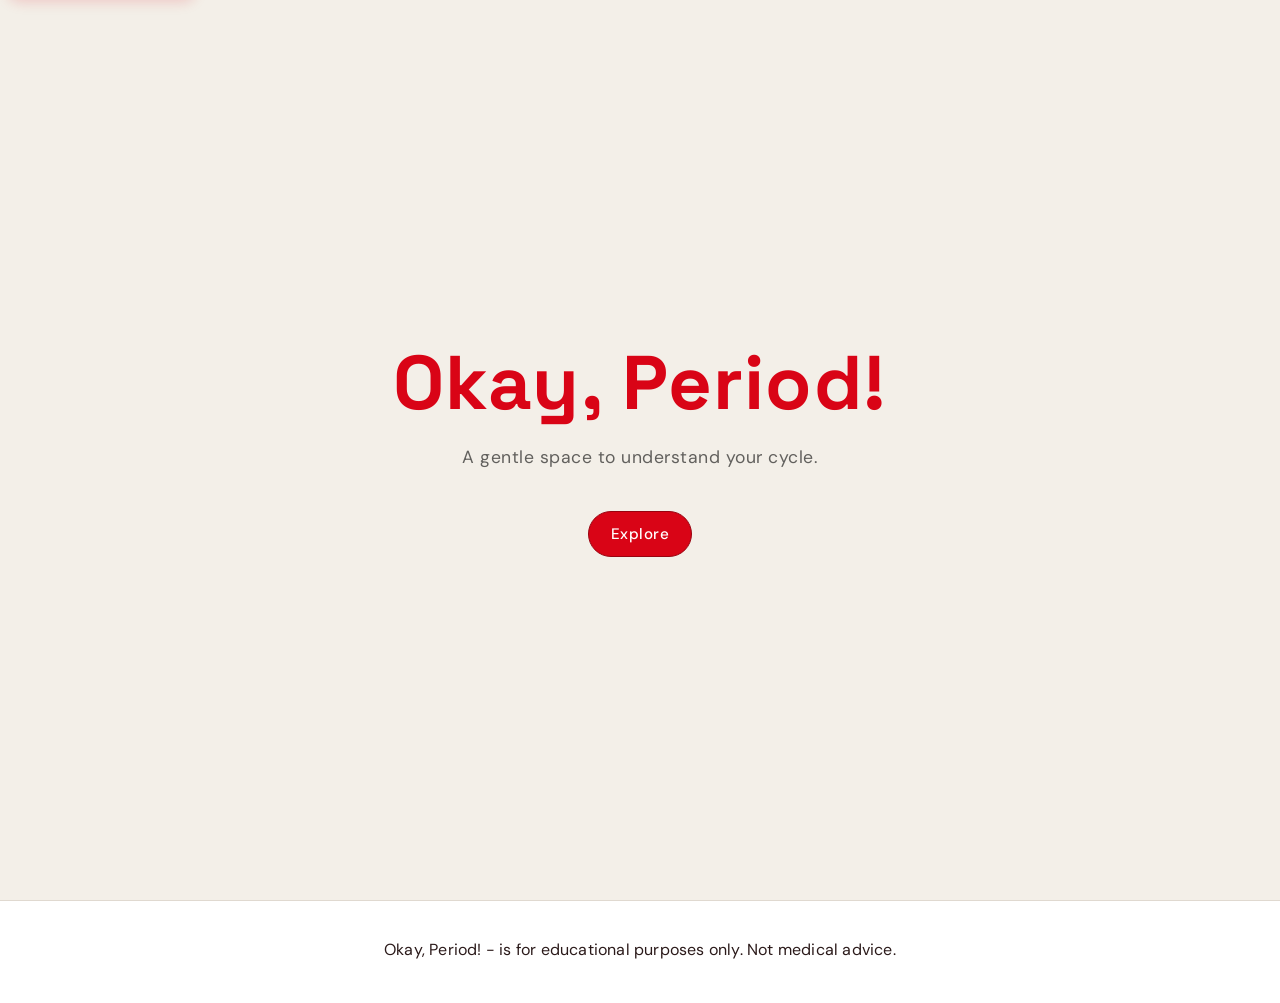
<file: index.html>
<!DOCTYPE html>
<html lang="en">
<head>
  <meta charset="UTF-8">
  <meta name="viewport" content="width=device-width, initial-scale=1.0">
  <title>Okay Period — Home</title>
  <link rel="preconnect" href="https://fonts.googleapis.com">
  <link rel="preconnect" href="https://fonts.gstatic.com" crossorigin>
  <link href="https://fonts.googleapis.com/css2?family=Space+Grotesk:wght@400;500;600;700&family=DM+Sans:wght@400;500;600&display=swap" rel="stylesheet">
  <link rel="stylesheet" href="style.css">
</head>
<body class="home">
  <a class="skip-link" href="#main-content">Skip to main content</a>
  <main id="main-content" tabindex="-1">
  <section class="hero hero-intro" aria-label="Introduction">
    <div class="hero-intro__inner hero-content">
      <h1 class="hero-intro__title"><a href="index.html" class="hero-intro__title-link">Okay, Period!</a></h1>
      <p class="hero-intro__tagline">A gentle space to understand your cycle.</p>
      <a href="whatisaperiod.html" class="hero-intro__cta explore-btn">Explore</a>
    </div>
  </section>
  </main>
  <footer class="site-footer site-footer--home" role="contentinfo">
    <p>Okay, Period! - is for educational purposes only. Not medical advice.</p>
  </footer>
</body>
</html>
</file>
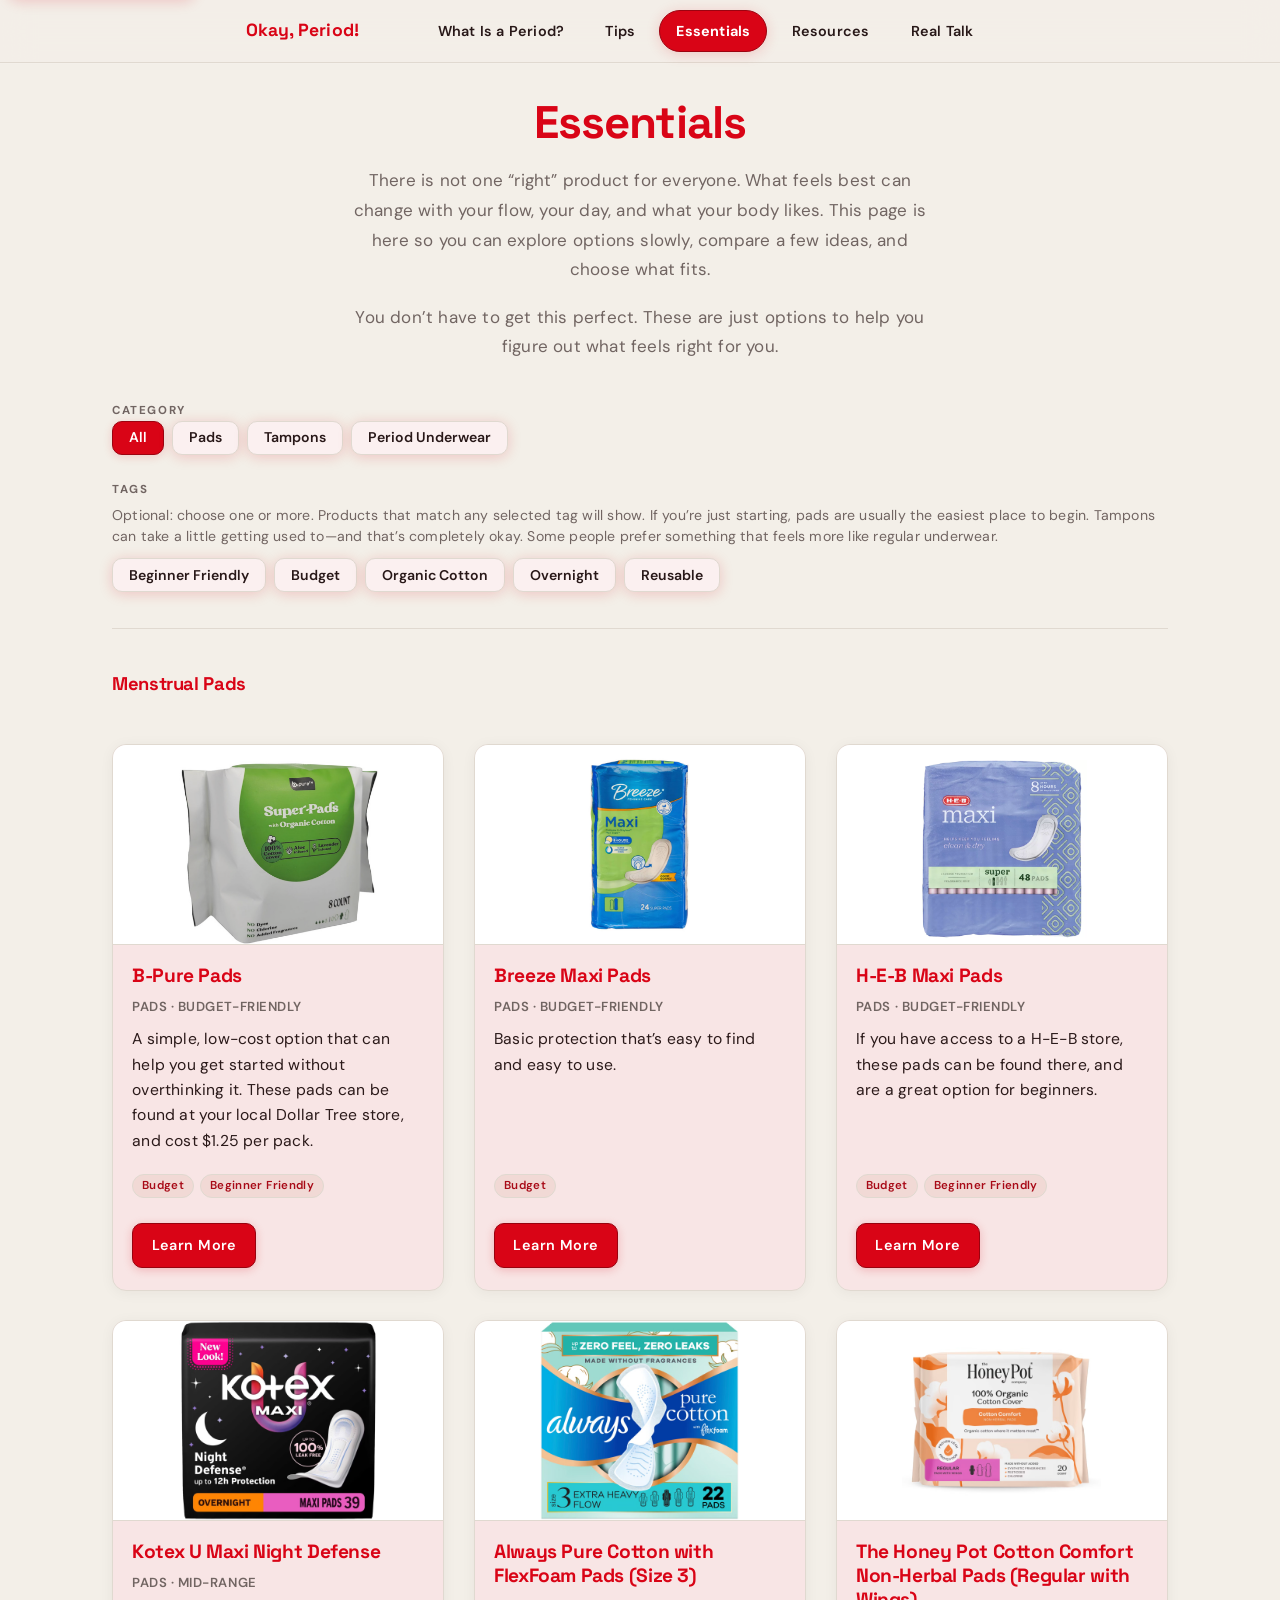
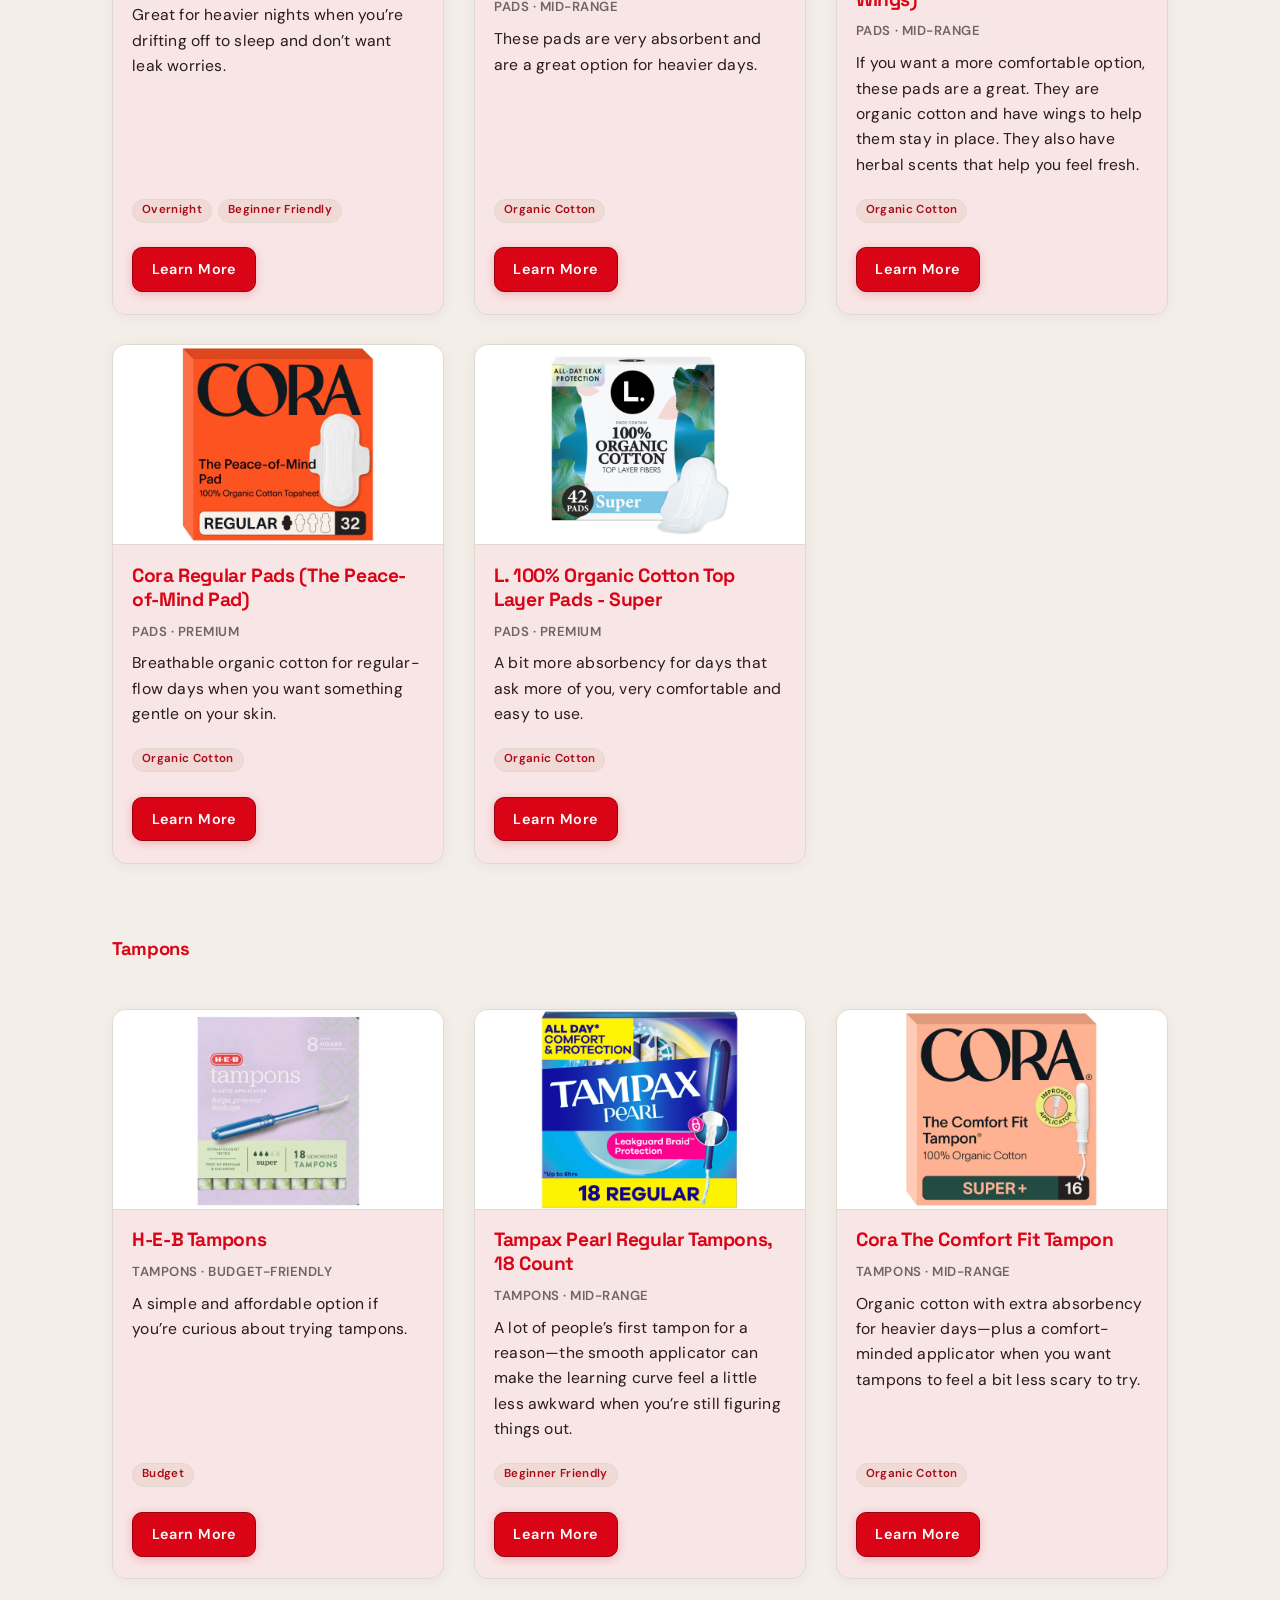
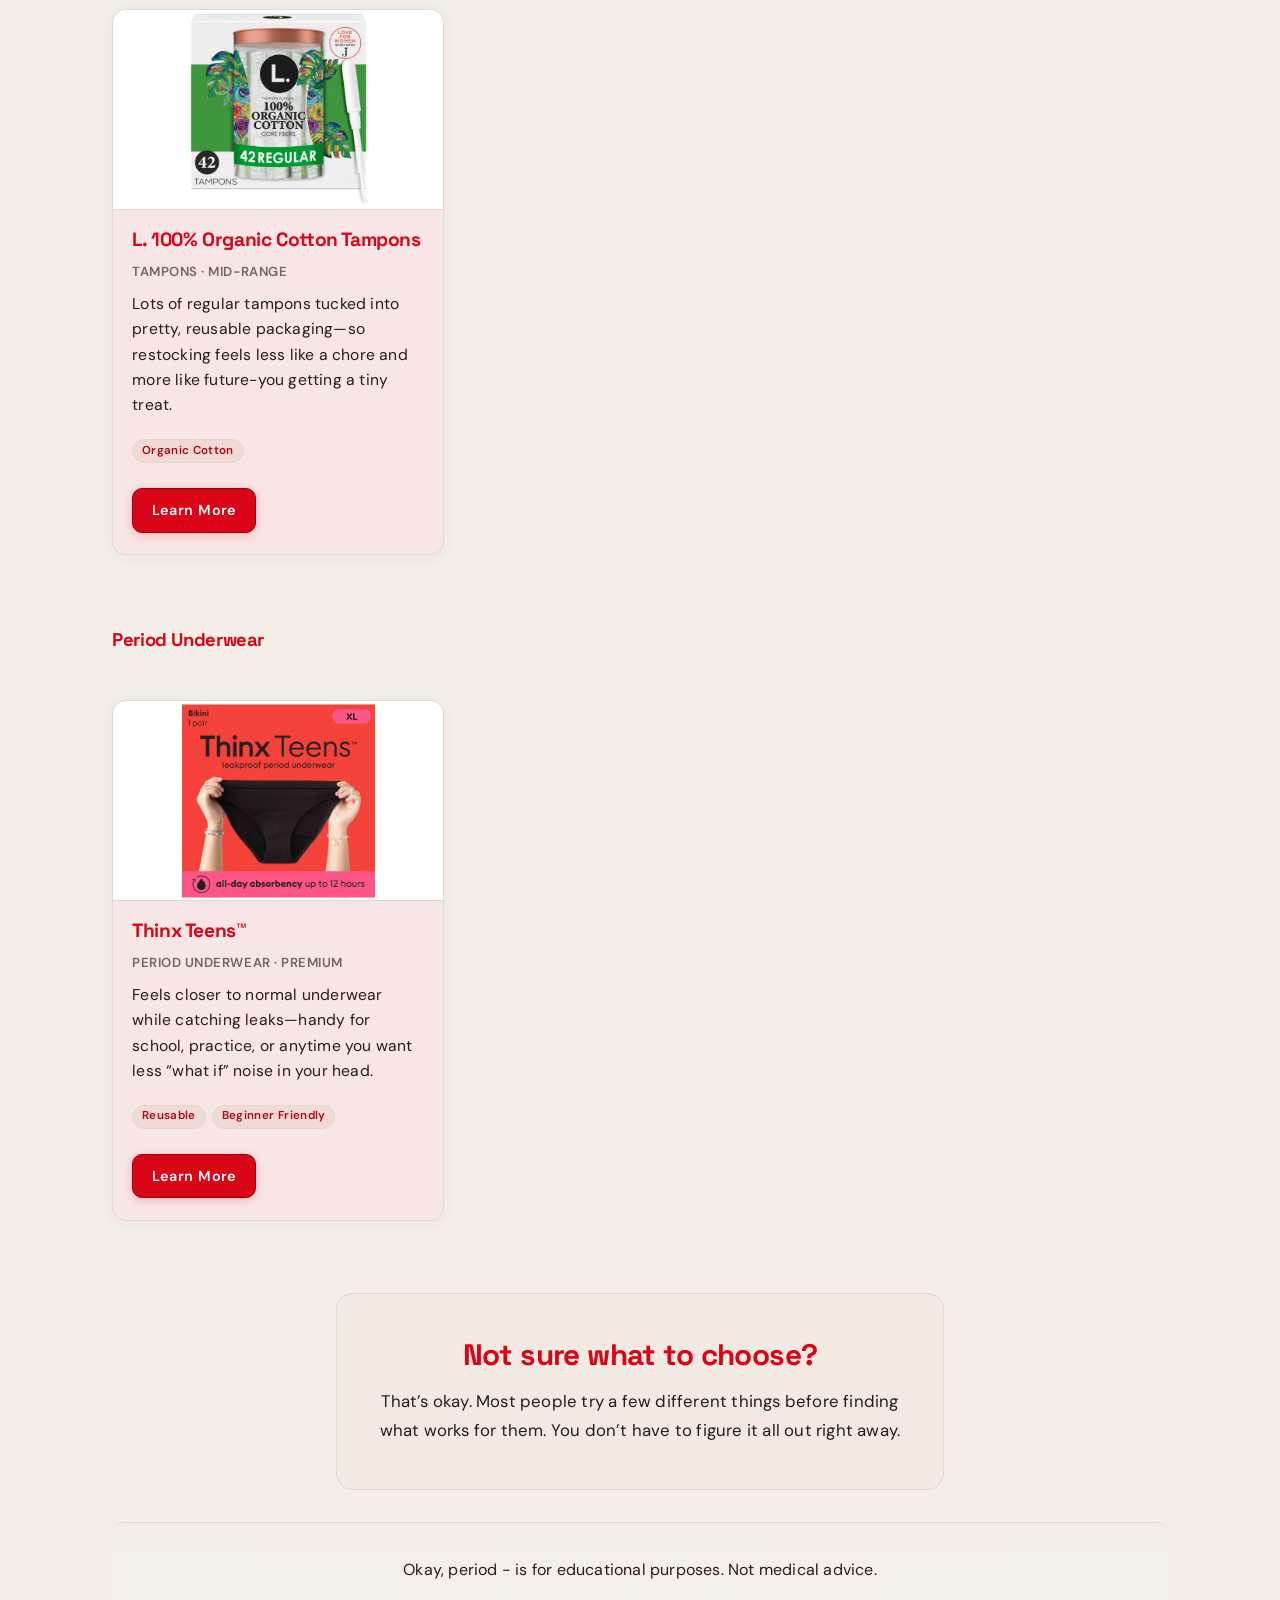
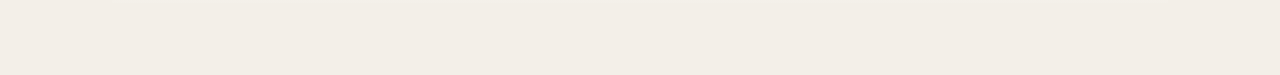
<file: essentials.html>
<!DOCTYPE html>
<html lang="en">
<head>
  <meta charset="UTF-8">
  <meta name="viewport" content="width=device-width, initial-scale=1.0">
  <title>Essentials — Okay, Period!</title>
  <link rel="preconnect" href="https://fonts.googleapis.com">
  <link rel="preconnect" href="https://fonts.gstatic.com" crossorigin>
  <link href="https://fonts.googleapis.com/css2?family=Space+Grotesk:wght@400;500;600;700&family=DM+Sans:wght@400;500;600&display=swap" rel="stylesheet">
  <link rel="stylesheet" href="style.css">
</head>
<body class="products-page">
  <a class="skip-link" href="#main-content">Skip to main content</a>
  <nav class="site-nav" id="site-nav" aria-label="Site pages">
    <div class="site-nav__inner">
      <a href="index.html" class="site-logo">Okay, Period!</a>
      <button type="button" class="site-nav__toggle" aria-expanded="false" aria-controls="site-nav-menu" aria-label="Open menu">
        <span class="site-nav__toggle-icon" aria-hidden="true"><span></span><span></span><span></span></span>
        <span class="site-nav__toggle-text" aria-hidden="true">Menu</span>
      </button>
      <ul id="site-nav-menu" class="site-nav__list">
        <li><a href="whatisaperiod.html" class="site-nav__link">What Is a Period?</a></li>
        <li><a href="tips.html" class="site-nav__link">Tips</a></li>
        <li><a href="essentials.html" class="site-nav__link" aria-current="page">Essentials</a></li>
        <li><a href="resources.html" class="site-nav__link">Resources</a></li>
        <li><a href="realtalk.html" class="site-nav__link">Real Talk</a></li>
      </ul>
    </div>
  </nav>
  <div class="page-wrap page-wrap--products">
    <main id="main-content" class="products-main" tabindex="-1">
      <header class="products-intro">
        <h1 class="products-intro__title">Essentials</h1>
        <p class="products-intro__lede">
          There is not one “right” product for everyone. What feels best can change with your flow,
          your day, and what your body likes. This page is here so you can explore options slowly,
          compare a few ideas, and choose what fits.
        </p>
        <p class="products-intro__lede">
          You don’t have to get this perfect. These are just options to help you figure out what feels right for you.
        </p>
      </header>

      <section class="products-filters" aria-label="Filter products">
        <div class="products-filters__row">
          <p class="products-filters__label" id="filter-category-label">Category</p>
          <div class="products-filters__chips" role="group" aria-labelledby="filter-category-label">
            <button type="button" class="products-chip" data-filter-cat="all" aria-pressed="true">All</button>
            <button type="button" class="products-chip" data-filter-cat="Pads" aria-pressed="false">Pads</button>
            <button type="button" class="products-chip" data-filter-cat="Tampons" aria-pressed="false">Tampons</button>
            <button type="button" class="products-chip" data-filter-cat="Period Underwear" aria-pressed="false">Period Underwear</button>
          </div>
        </div>
        <div class="products-filters__row">
          <div class="products-filters__row-head">
            <p class="products-filters__label" id="filter-tag-label">Tags</p>
            <button type="button" class="products-filters__clear" id="products-clear-tags" hidden>Clear tags</button>
          </div>
          <p class="products-filters__hint" id="filter-tag-hint">Optional: choose one or more. Products that match any selected tag will show. If you’re just starting, pads are usually the easiest place to begin. Tampons can take a little getting used to—and that’s completely okay. Some people prefer something that feels more like regular underwear.</p>
          <div class="products-filters__chips" role="group" aria-labelledby="filter-tag-label" aria-describedby="filter-tag-hint">
            <button type="button" class="products-chip products-chip--tag" data-filter-tag="Beginner Friendly" aria-pressed="false">Beginner Friendly</button>
            <button type="button" class="products-chip products-chip--tag" data-filter-tag="Budget" aria-pressed="false">Budget</button>
            <button type="button" class="products-chip products-chip--tag" data-filter-tag="Organic Cotton" aria-pressed="false">Organic Cotton</button>
            <button type="button" class="products-chip products-chip--tag" data-filter-tag="Overnight" aria-pressed="false">Overnight</button>
            <button type="button" class="products-chip products-chip--tag" data-filter-tag="Reusable" aria-pressed="false">Reusable</button>
          </div>
        </div>
      </section>

      <div
        id="product-grid"
        class="products-grid"
        role="list"
        aria-busy="true"
      ></div>
      <p id="products-empty" class="products-empty" hidden>No products match these filters. Try clearing a tag or choosing a different category.</p>

      <section class="products-reassure" aria-labelledby="products-reassure-heading">
        <h2 id="products-reassure-heading" class="products-reassure__title">Not sure what to choose?</h2>
        <p class="products-reassure__text">
          That’s okay. Most people try a few different things before finding what works for them. You don’t have to figure it all out right away.
        </p>
      </section>
    </main>

    <footer class="site-footer">
      <p>Okay, period - is for educational purposes. Not medical advice.</p>
    </footer>
  </div>
  <script src="nav.js" defer></script>
  <script src="products.js" defer></script>
</body>
</html>
</file>
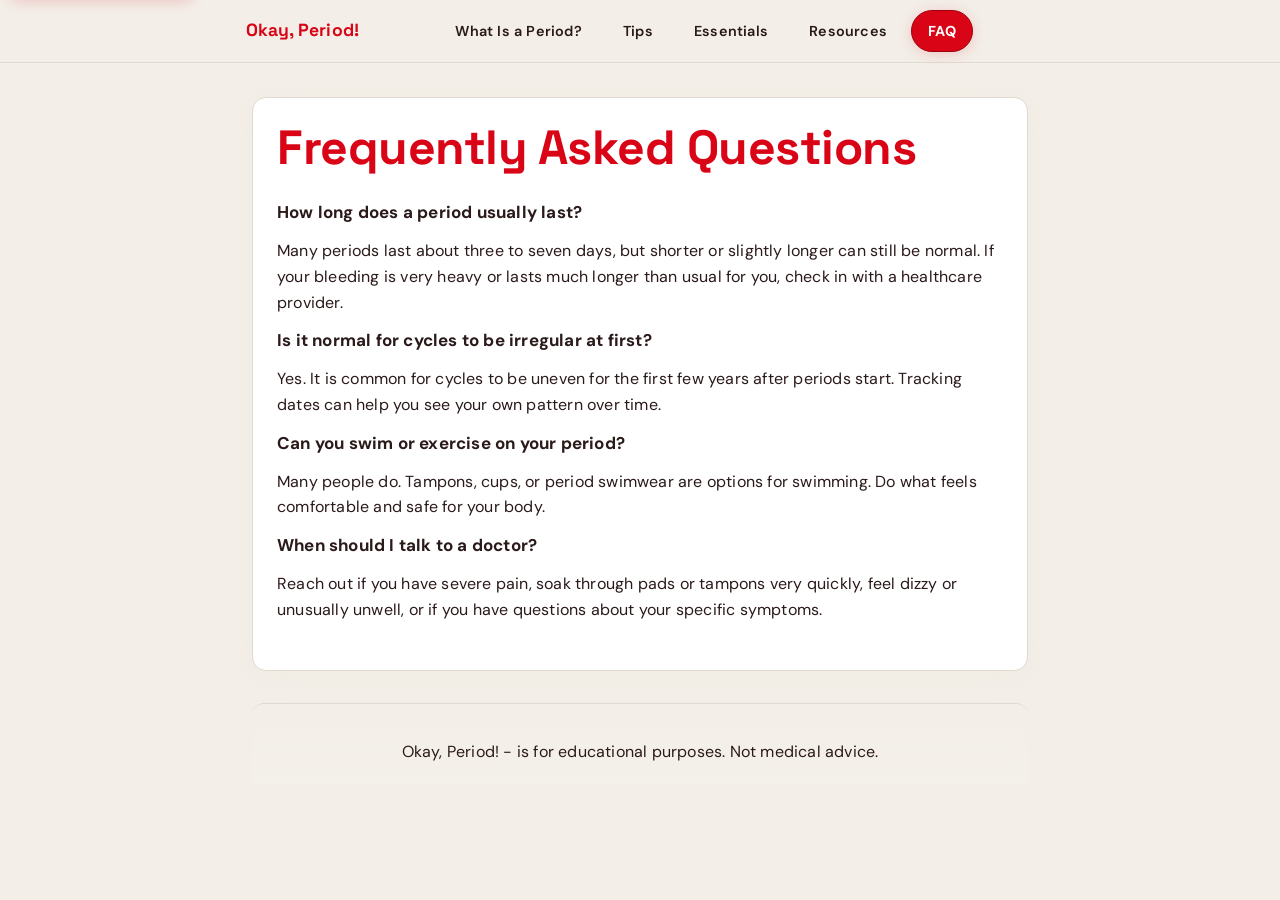
<file: faq.html>
<!DOCTYPE html>
<html lang="en">
<head>
  <meta charset="UTF-8">
  <meta name="viewport" content="width=device-width, initial-scale=1.0">
  <title>FAQ — Okay, Period!</title>
  <link rel="preconnect" href="https://fonts.googleapis.com">
  <link rel="preconnect" href="https://fonts.gstatic.com" crossorigin>
  <link href="https://fonts.googleapis.com/css2?family=Space+Grotesk:wght@400;500;600;700&family=DM+Sans:wght@400;500;600&display=swap" rel="stylesheet">
  <link rel="stylesheet" href="style.css">
</head>
<body>
  <a class="skip-link" href="#main-content">Skip to main content</a>
  <nav class="site-nav" id="site-nav" aria-label="Site pages">
    <div class="site-nav__inner">
      <a href="index.html" class="site-logo">Okay, Period!</a>
      <button type="button" class="site-nav__toggle" aria-expanded="false" aria-controls="site-nav-menu" aria-label="Open menu">
        <span class="site-nav__toggle-icon" aria-hidden="true"><span></span><span></span><span></span></span>
        <span class="site-nav__toggle-text" aria-hidden="true">Menu</span>
      </button>
      <ul id="site-nav-menu" class="site-nav__list">
        <li><a href="whatisaperiod.html" class="site-nav__link">What Is a Period?</a></li>
        <li><a href="tips.html" class="site-nav__link">Tips</a></li>
        <li><a href="essentials.html" class="site-nav__link">Essentials</a></li>
        <li><a href="resources.html" class="site-nav__link">Resources</a></li>
        <li><a href="faq.html" class="site-nav__link" aria-current="page">FAQ</a></li>
      </ul>
    </div>
  </nav>
  <div class="page-wrap">
    <main id="main-content" tabindex="-1">
      <h1>Frequently Asked Questions</h1>

      <div class="faq-item">
        <strong>How long does a period usually last?</strong>
        <p>
          Many periods last about three to seven days, but shorter or slightly longer can
          still be normal. If your bleeding is very heavy or lasts much longer than usual for
          you, check in with a healthcare provider.
        </p>
      </div>

      <div class="faq-item">
        <strong>Is it normal for cycles to be irregular at first?</strong>
        <p>
          Yes. It is common for cycles to be uneven for the first few years after periods
          start. Tracking dates can help you see your own pattern over time.
        </p>
      </div>

      <div class="faq-item">
        <strong>Can you swim or exercise on your period?</strong>
        <p>
          Many people do. Tampons, cups, or period swimwear are options for swimming. Do what
          feels comfortable and safe for your body.
        </p>
      </div>

      <div class="faq-item">
        <strong>When should I talk to a doctor?</strong>
        <p>
          Reach out if you have severe pain, soak through pads or tampons very quickly, feel
          dizzy or unusually unwell, or if you have questions about your specific symptoms.
        </p>
      </div>
    </main>

    <footer class="site-footer">
      <p>Okay, Period! - is for educational purposes. Not medical advice.</p>
    </footer>
  </div>
  <script src="nav.js" defer></script>
</body>
</html>
</file>
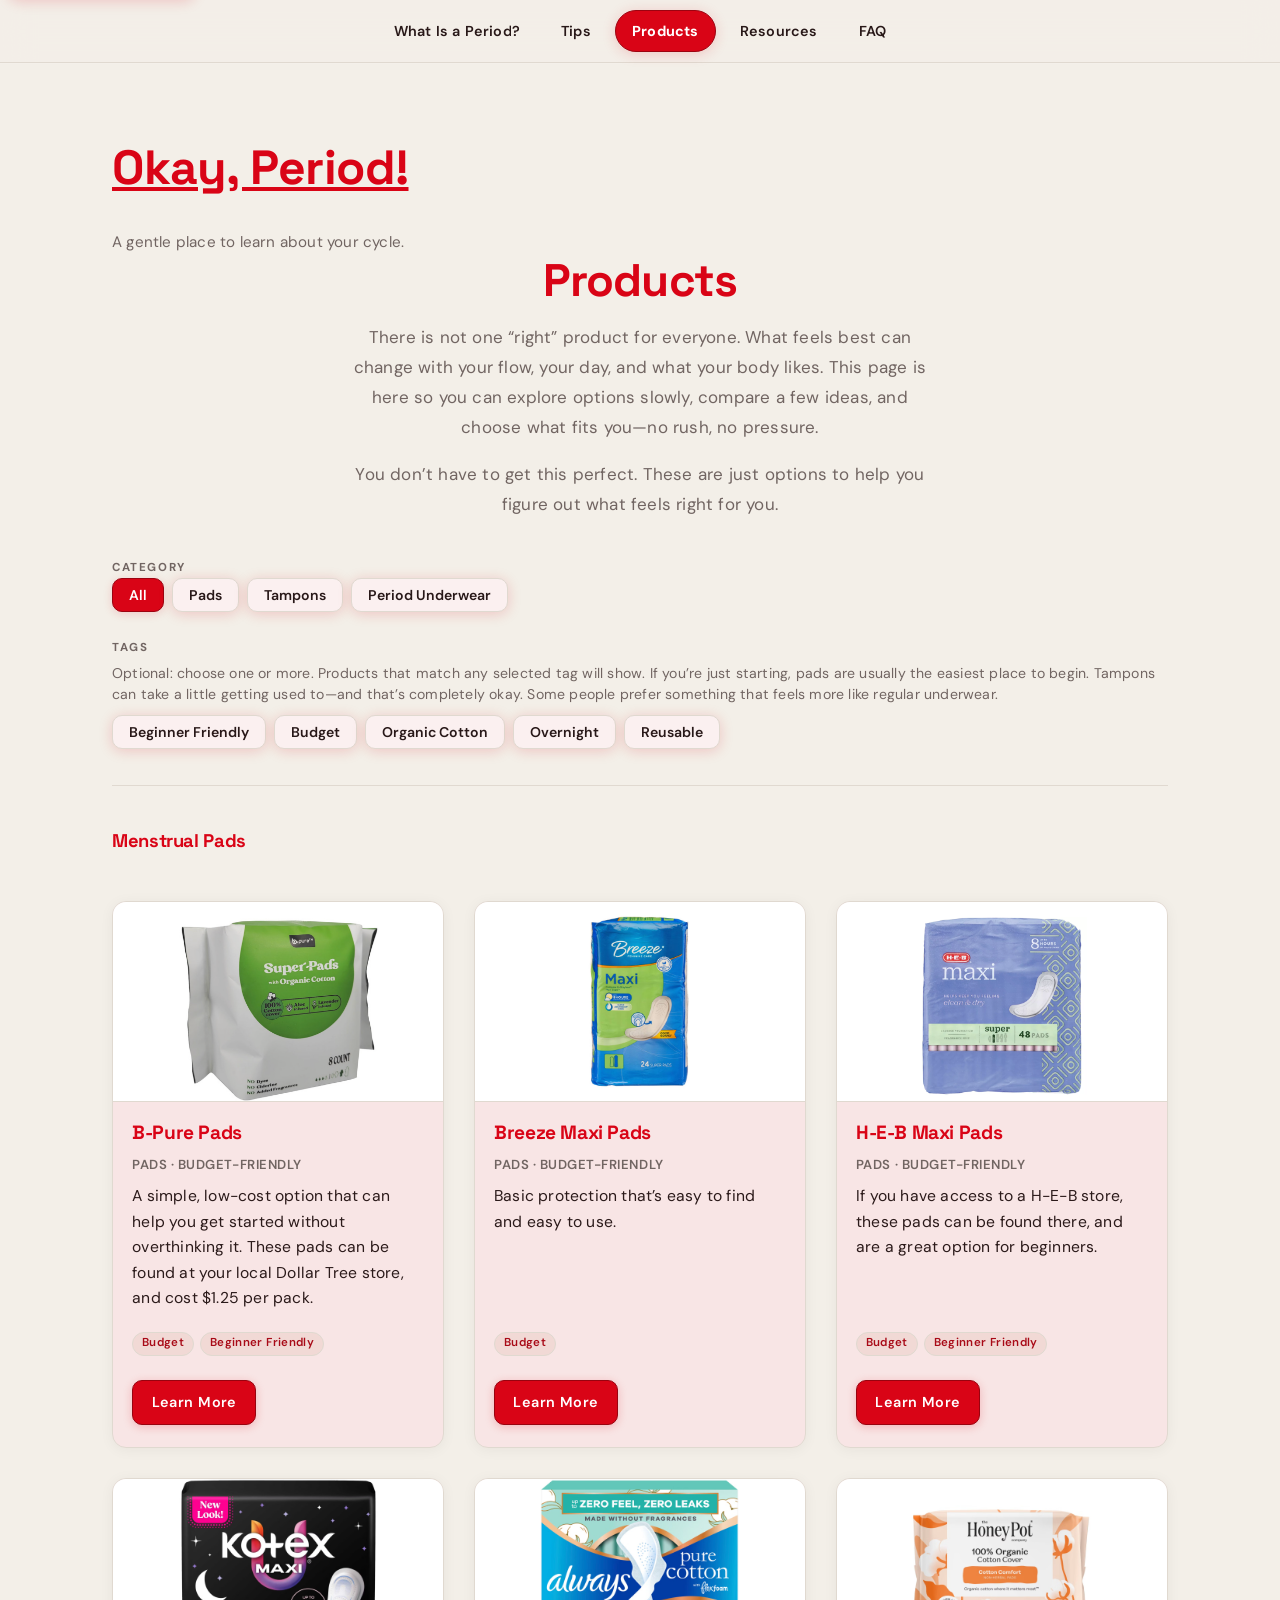
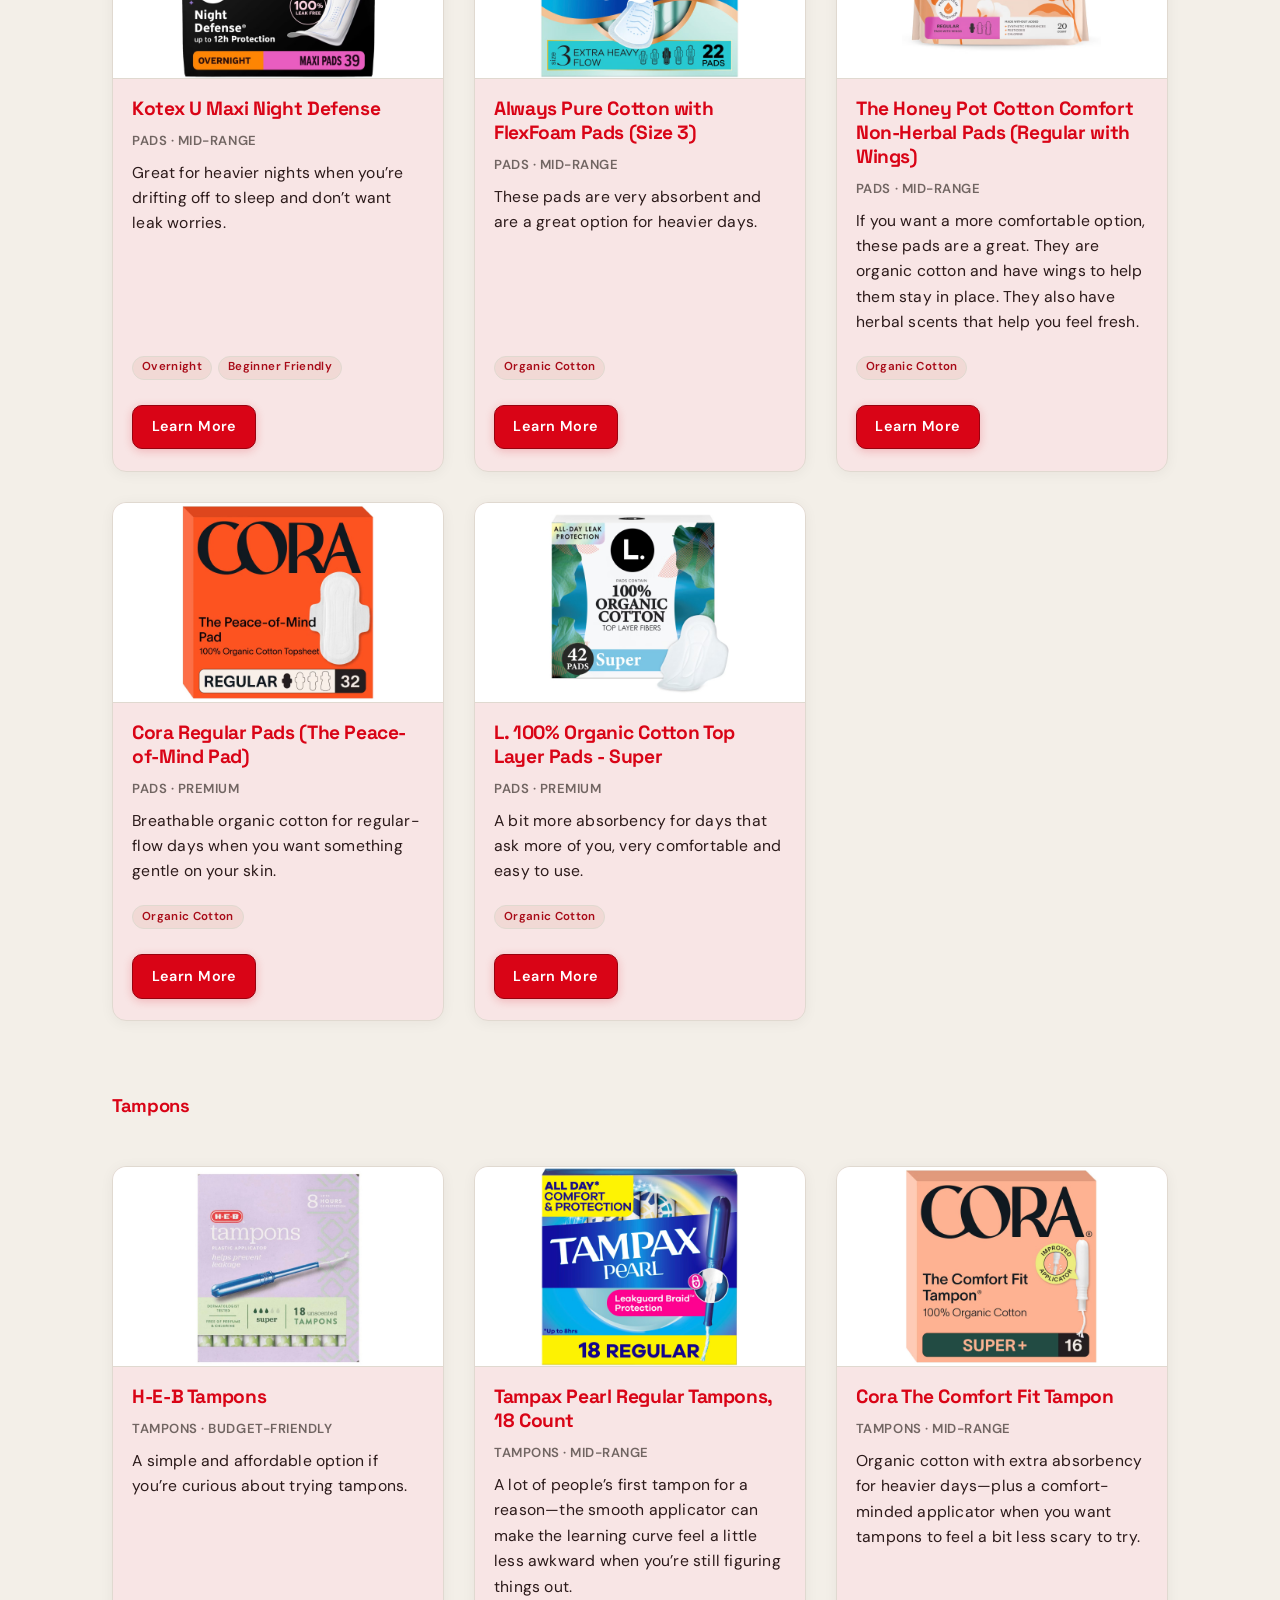
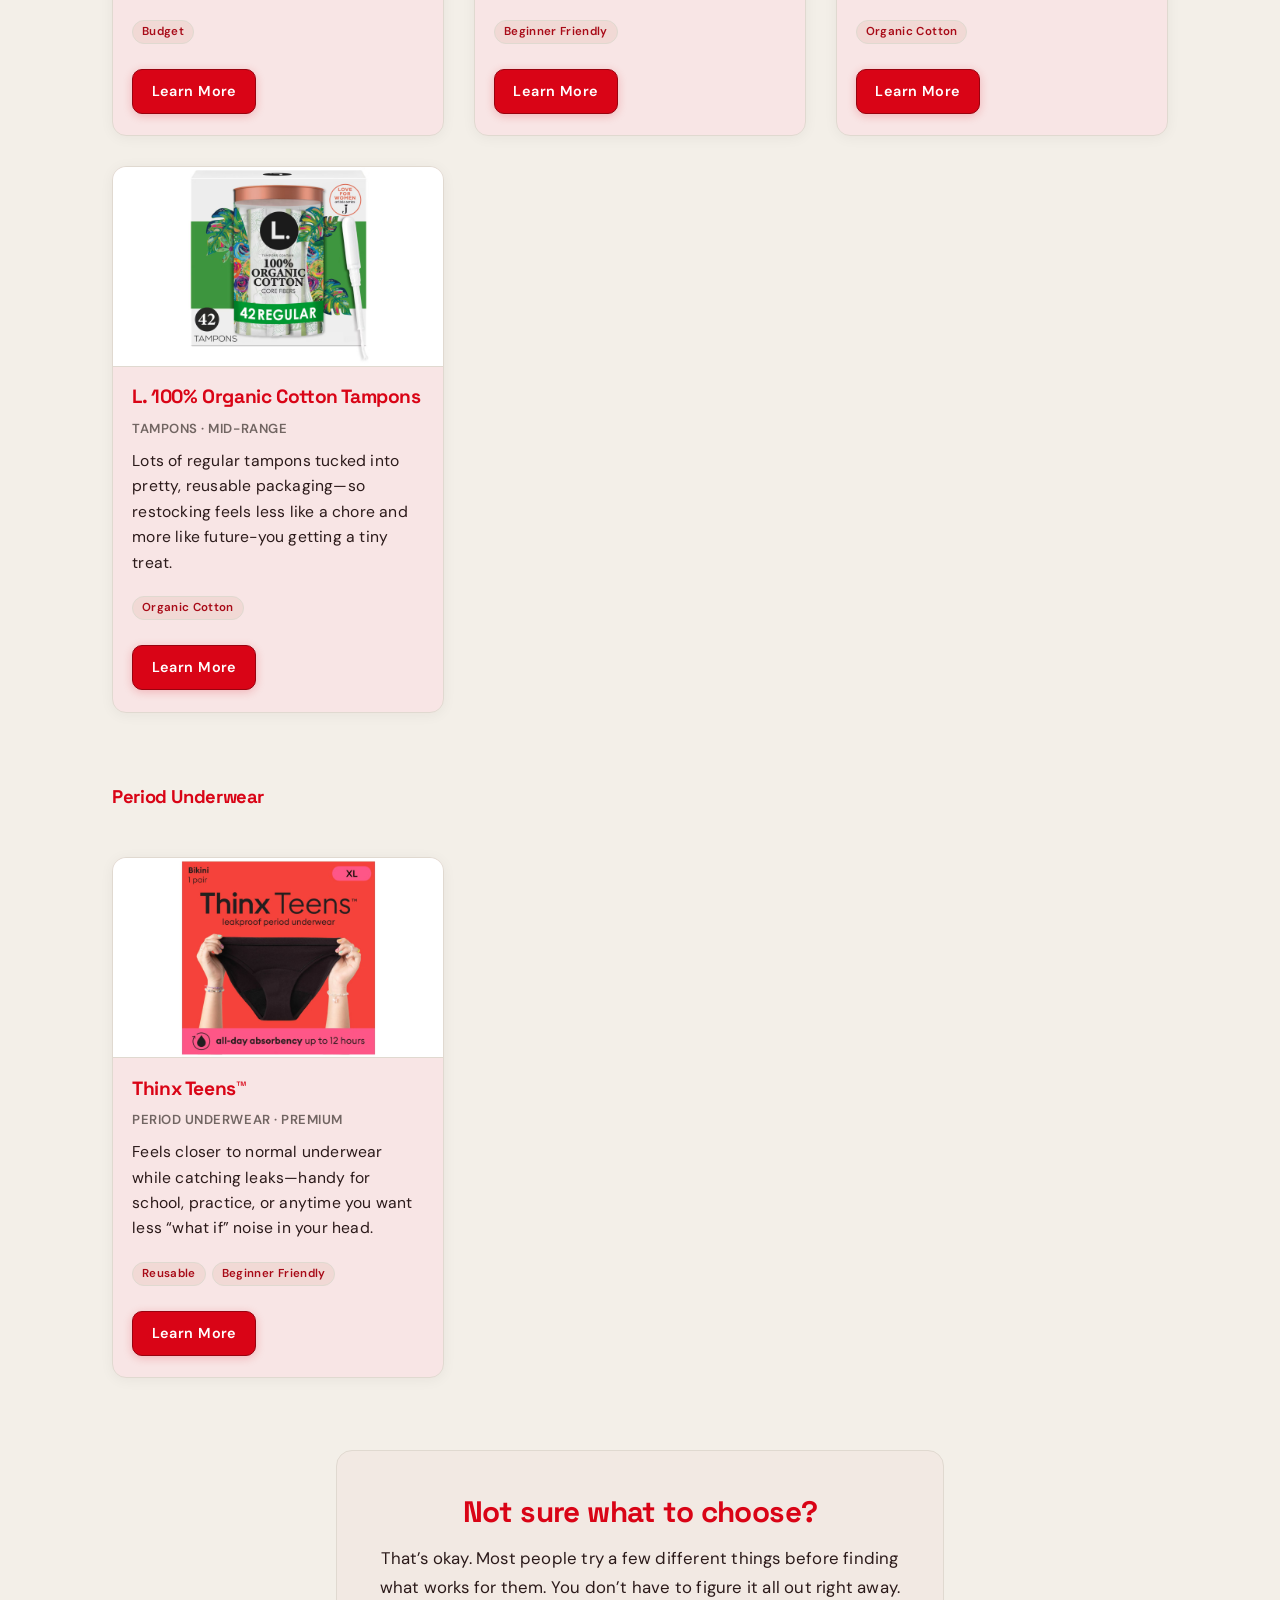
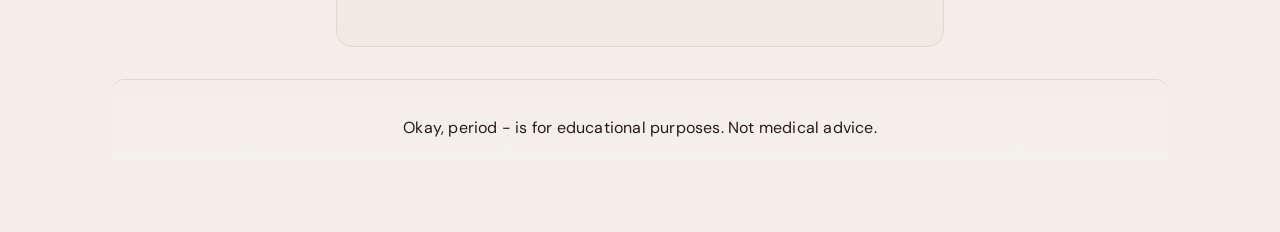
<file: products.html>
<!DOCTYPE html>
<html lang="en">
<head>
  <meta charset="UTF-8">
  <meta name="viewport" content="width=device-width, initial-scale=1.0">
  <title>Products — Okay, Period!</title>
  <link rel="preconnect" href="https://fonts.googleapis.com">
  <link rel="preconnect" href="https://fonts.gstatic.com" crossorigin>
  <link href="https://fonts.googleapis.com/css2?family=Space+Grotesk:wght@400;500;600;700&family=DM+Sans:wght@400;500;600&display=swap" rel="stylesheet">
  <link rel="stylesheet" href="style.css">
</head>
<body class="products-page">
  <a class="skip-link" href="#main-content">Skip to main content</a>
  <nav class="site-nav" id="site-nav" aria-label="Site pages">
    <div class="site-nav__inner">
      <button type="button" class="site-nav__toggle" aria-expanded="false" aria-controls="site-nav-menu" aria-label="Open menu">
        <span class="site-nav__toggle-icon" aria-hidden="true"><span></span><span></span><span></span></span>
        <span class="site-nav__toggle-text" aria-hidden="true">Menu</span>
      </button>
      <ul id="site-nav-menu" class="site-nav__list">
        <li><a href="whatisaperiod.html" class="site-nav__link">What Is a Period?</a></li>
        <li><a href="tips.html" class="site-nav__link">Tips</a></li>
        <li><a href="products.html" class="site-nav__link" aria-current="page">Products</a></li>
        <li><a href="resources.html" class="site-nav__link">Resources</a></li>
        <li><a href="faq.html" class="site-nav__link">FAQ</a></li>
      </ul>
    </div>
  </nav>
  <div class="page-wrap page-wrap--products">
    <header class="site-header">
      <h1 class="site-title logo-title"><a href="index.html">Okay, Period!</a></h1>
      <p class="site-tagline">A gentle place to learn about your cycle.</p>
    </header>

    <main id="main-content" class="products-main" tabindex="-1">
      <header class="products-intro">
        <h1 class="products-intro__title">Products</h1>
        <p class="products-intro__lede">
          There is not one “right” product for everyone. What feels best can change with your flow,
          your day, and what your body likes. This page is here so you can explore options slowly,
          compare a few ideas, and choose what fits you—no rush, no pressure.
        </p>
        <p class="products-intro__lede">
          You don’t have to get this perfect. These are just options to help you figure out what feels right for you.
        </p>
      </header>

      <section class="products-filters" aria-label="Filter products">
        <div class="products-filters__row">
          <p class="products-filters__label" id="filter-category-label">Category</p>
          <div class="products-filters__chips" role="group" aria-labelledby="filter-category-label">
            <button type="button" class="products-chip" data-filter-cat="all" aria-pressed="true">All</button>
            <button type="button" class="products-chip" data-filter-cat="Pads" aria-pressed="false">Pads</button>
            <button type="button" class="products-chip" data-filter-cat="Tampons" aria-pressed="false">Tampons</button>
            <button type="button" class="products-chip" data-filter-cat="Period Underwear" aria-pressed="false">Period Underwear</button>
          </div>
        </div>
        <div class="products-filters__row">
          <div class="products-filters__row-head">
            <p class="products-filters__label" id="filter-tag-label">Tags</p>
            <button type="button" class="products-filters__clear" id="products-clear-tags" hidden>Clear tags</button>
          </div>
          <p class="products-filters__hint" id="filter-tag-hint">Optional: choose one or more. Products that match any selected tag will show. If you’re just starting, pads are usually the easiest place to begin. Tampons can take a little getting used to—and that’s completely okay. Some people prefer something that feels more like regular underwear.</p>
          <div class="products-filters__chips" role="group" aria-labelledby="filter-tag-label" aria-describedby="filter-tag-hint">
            <button type="button" class="products-chip products-chip--tag" data-filter-tag="Beginner Friendly" aria-pressed="false">Beginner Friendly</button>
            <button type="button" class="products-chip products-chip--tag" data-filter-tag="Budget" aria-pressed="false">Budget</button>
            <button type="button" class="products-chip products-chip--tag" data-filter-tag="Organic Cotton" aria-pressed="false">Organic Cotton</button>
            <button type="button" class="products-chip products-chip--tag" data-filter-tag="Overnight" aria-pressed="false">Overnight</button>
            <button type="button" class="products-chip products-chip--tag" data-filter-tag="Reusable" aria-pressed="false">Reusable</button>
          </div>
        </div>
      </section>

      <div
        id="product-grid"
        class="products-grid"
        role="list"
        aria-busy="true"
      ></div>
      <p id="products-empty" class="products-empty" hidden>No products match these filters. Try clearing a tag or choosing a different category.</p>

      <section class="products-reassure" aria-labelledby="products-reassure-heading">
        <h2 id="products-reassure-heading" class="products-reassure__title">Not sure what to choose?</h2>
        <p class="products-reassure__text">
          That’s okay. Most people try a few different things before finding what works for them. You don’t have to figure it all out right away.
        </p>
      </section>
    </main>

    <footer class="site-footer">
      <p>Okay, period - is for educational purposes. Not medical advice.</p>
    </footer>
  </div>
  <script src="nav.js" defer></script>
  <script src="products.js" defer></script>
</body>
</html>
</file>
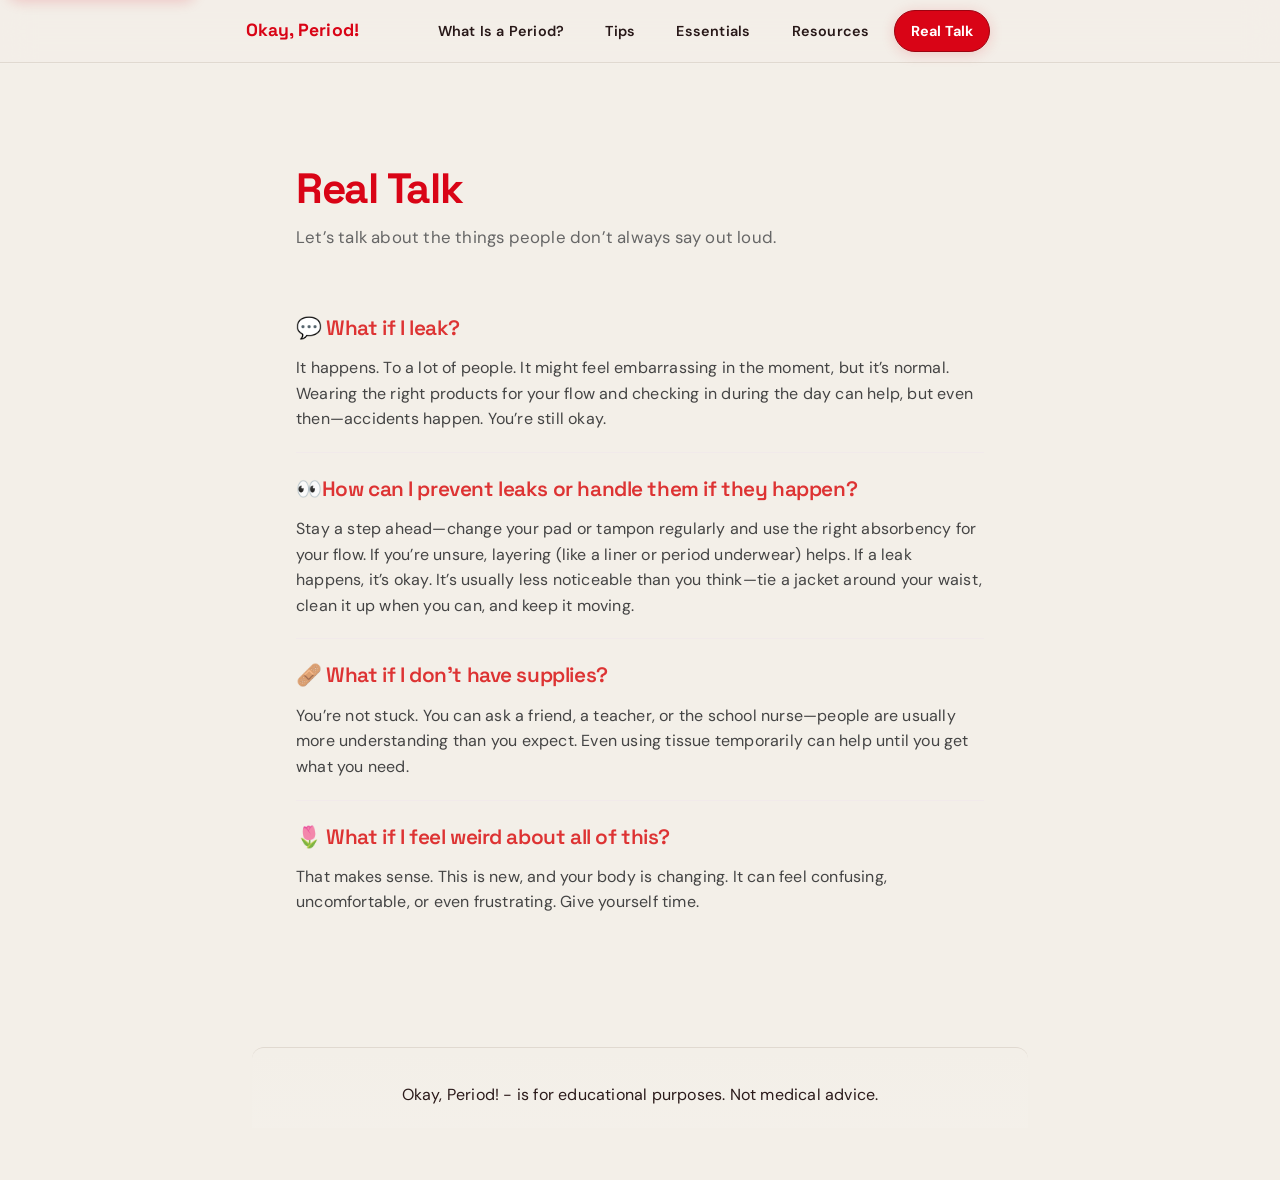
<file: realtalk.html>
<!DOCTYPE html>
<html lang="en">
<head>
  <meta charset="UTF-8">
  <meta name="viewport" content="width=device-width, initial-scale=1.0">
  <title>Real Talk — Okay, Period!</title>
  <link rel="preconnect" href="https://fonts.googleapis.com">
  <link rel="preconnect" href="https://fonts.gstatic.com" crossorigin>
  <link href="https://fonts.googleapis.com/css2?family=Space+Grotesk:wght@400;500;600;700&family=DM+Sans:wght@400;500;600&display=swap" rel="stylesheet">
  <link rel="stylesheet" href="style.css">
</head>
<body class="real-talk-page">
  <a class="skip-link" href="#main-content">Skip to main content</a>
  <nav class="site-nav" id="site-nav" aria-label="Site pages">
    <div class="site-nav__inner">
      <a href="index.html" class="site-logo">Okay, Period!</a>
      <button type="button" class="site-nav__toggle" aria-expanded="false" aria-controls="site-nav-menu" aria-label="Open menu">
        <span class="site-nav__toggle-icon" aria-hidden="true"><span></span><span></span><span></span></span>
        <span class="site-nav__toggle-text" aria-hidden="true">Menu</span>
      </button>
      <ul id="site-nav-menu" class="site-nav__list">
        <li><a href="whatisaperiod.html" class="site-nav__link">What Is a Period?</a></li>
        <li><a href="tips.html" class="site-nav__link">Tips</a></li>
        <li><a href="essentials.html" class="site-nav__link">Essentials</a></li>
        <li><a href="resources.html" class="site-nav__link">Resources</a></li>
        <li><a href="realtalk.html" class="site-nav__link" aria-current="page">Real Talk</a></li>
      </ul>
    </div>
  </nav>
  <div class="page-wrap">
    <main id="main-content" tabindex="-1">
      <section class="real-talk">

        <h1>Real Talk</h1>
        <p class="intro">Let’s talk about the things people don’t always say out loud.</p>

        <div class="talk-item">
          <h2>💬 What if I leak?</h2>
          <p>It happens. To a lot of people. It might feel embarrassing in the moment, but it’s normal. Wearing the right products for your flow and checking in during the day can help, but even then—accidents happen. You’re still okay.</p>
        </div>

        <div class="talk-item">
          <h2>👀How can I prevent leaks or handle them if they happen? </h2>
          <p>Stay a step ahead—change your pad or tampon regularly and use the right absorbency for your flow. If you’re unsure, layering (like a liner or period underwear) helps.

            If a leak happens, it’s okay. It’s usually less noticeable than you think—tie a jacket around your waist, clean it up when you can, and keep it moving.</p>
        </div>

        <div class="talk-item">
          <h2>🩹 What if I don’t have supplies?</h2>
          <p>You’re not stuck. You can ask a friend, a teacher, or the school nurse—people are usually more understanding than you expect. Even using tissue temporarily can help until you get what you need.</p>
        </div>

        <div class="talk-item">
          <h2>🌷 What if I feel weird about all of this?</h2>
          <p>That makes sense. This is new, and your body is changing. It can feel confusing, uncomfortable, or even frustrating. Give yourself time.</p>
        </div>

      </section>
    </main>

    <footer class="site-footer">
      <p>Okay, Period! - is for educational purposes. Not medical advice.</p>
    </footer>
  </div>
  <script src="nav.js" defer></script>
</body>
</html>
</file>
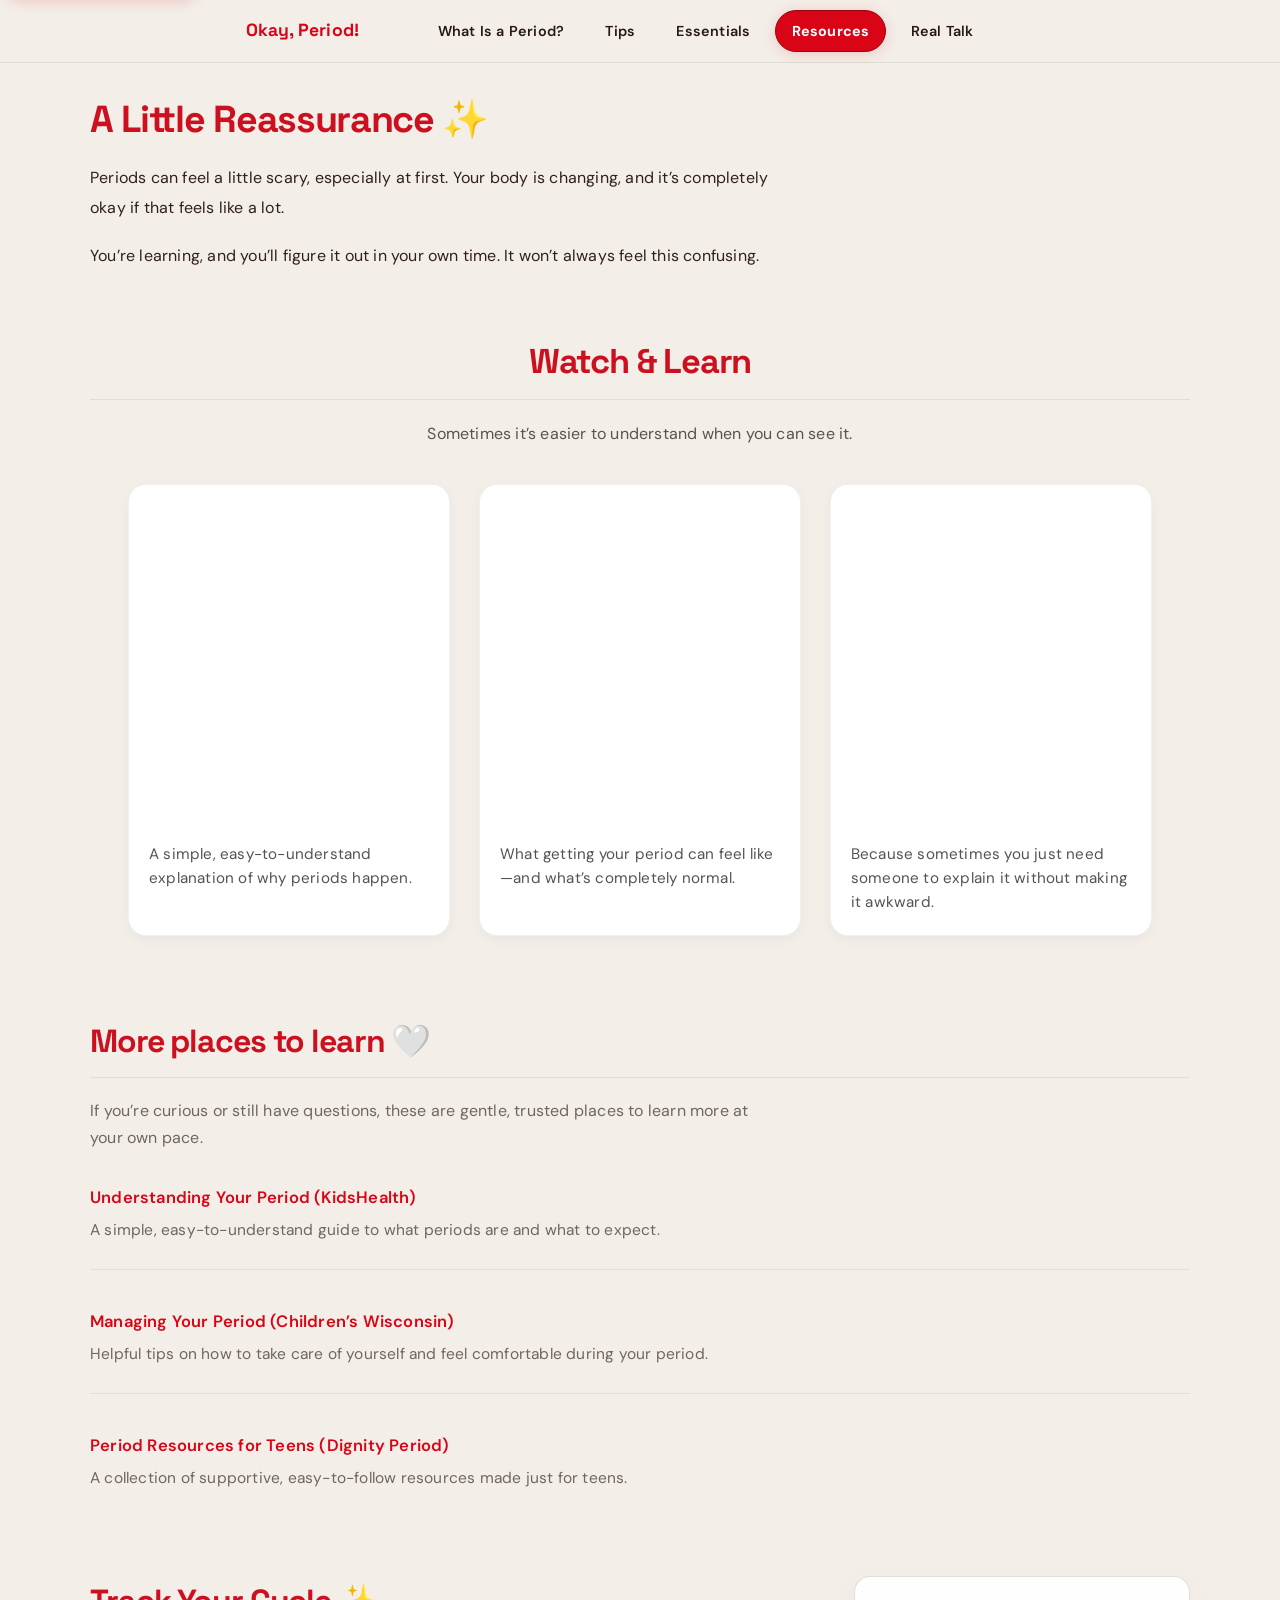
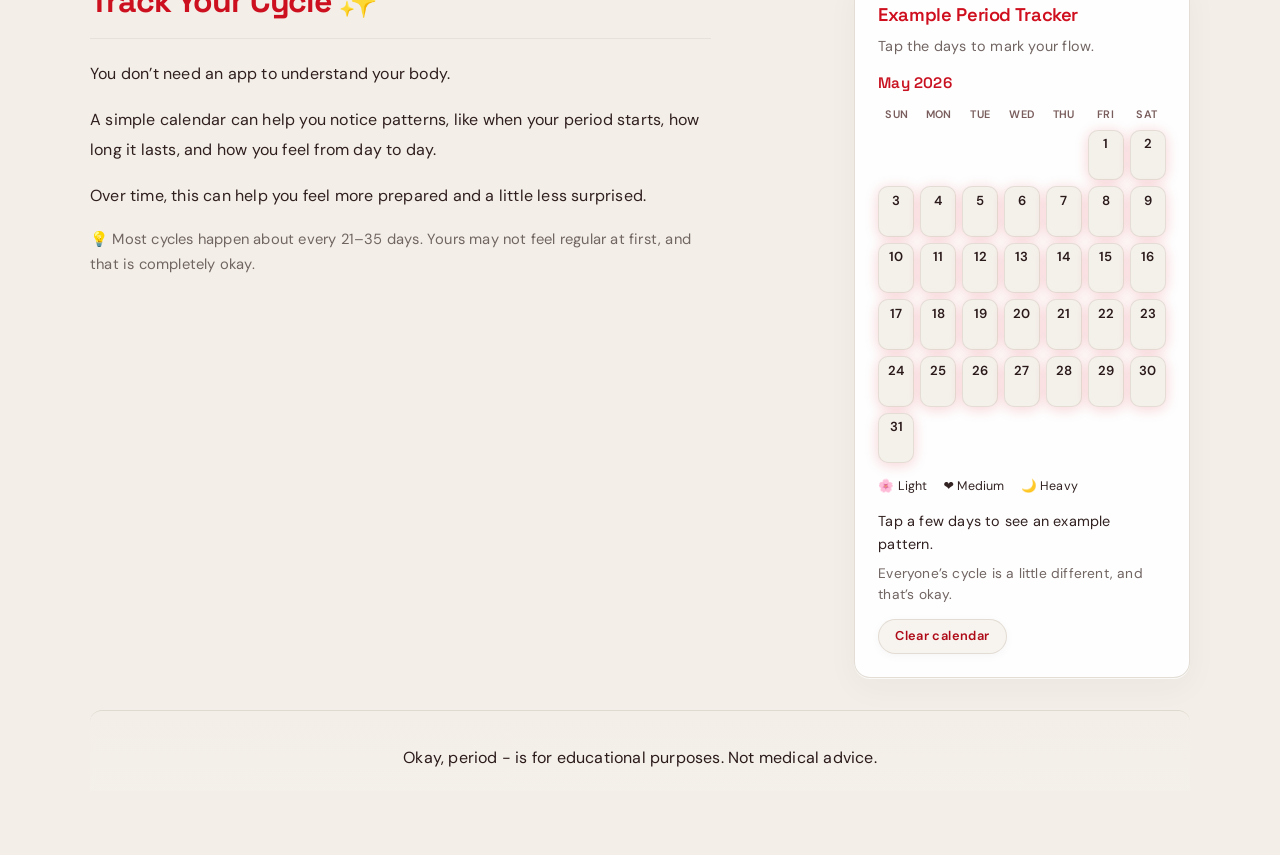
<file: resources.html>
<!DOCTYPE html>
<html lang="en">
<head>
  <meta charset="UTF-8">
  <meta name="viewport" content="width=device-width, initial-scale=1.0">
  <title>Resources — Okay Period</title>
  <link rel="preconnect" href="https://fonts.googleapis.com">
  <link rel="preconnect" href="https://fonts.gstatic.com" crossorigin>
  <link href="https://fonts.googleapis.com/css2?family=Space+Grotesk:wght@400;500;600;700&family=DM+Sans:wght@400;500;600&display=swap" rel="stylesheet">
  <link rel="stylesheet" href="style.css">
</head>
<body class="resources-page">
  <a class="skip-link" href="#main-content">Skip to main content</a>
  <nav class="site-nav" id="site-nav" aria-label="Site pages">
    <div class="site-nav__inner">
      <a href="index.html" class="site-logo">Okay, Period!</a>
      <button type="button" class="site-nav__toggle" aria-expanded="false" aria-controls="site-nav-menu" aria-label="Open menu">
        <span class="site-nav__toggle-icon" aria-hidden="true"><span></span><span></span><span></span></span>
        <span class="site-nav__toggle-text" aria-hidden="true">Menu</span>
      </button>
      <ul id="site-nav-menu" class="site-nav__list">
        <li><a href="whatisaperiod.html" class="site-nav__link">What Is a Period?</a></li>
        <li><a href="tips.html" class="site-nav__link">Tips</a></li>
        <li><a href="essentials.html" class="site-nav__link">Essentials</a></li>
        <li><a href="resources.html" class="site-nav__link" aria-current="page">Resources</a></li>
        <li><a href="realtalk.html" class="site-nav__link">Real Talk</a></li>
      </ul>
    </div>
  </nav>
  <div class="page-wrap">
    <main id="main-content" tabindex="-1">
      <div class="resources-top">
        <div class="resources-reassure">
          <h1 class="resources-reassure__title">A Little Reassurance ✨</h1>
          <div class="resources-reassure__body resources-intro">
            <p>
              Periods can feel a little scary, especially at first. Your body is changing, and it’s completely okay if that feels like a lot.
            </p>
            <p>
              You’re learning, and you’ll figure it out in your own time. It won’t always feel this confusing.
            </p>
          </div>
        </div>
      </div>

      <section class="watch-learn" aria-labelledby="watch-learn-heading">
        <h2 id="watch-learn-heading">Watch &amp; Learn</h2>
        <p>Sometimes it’s easier to understand when you can see it.</p>
        <div class="video-grid">
          <article class="video-card">
            <iframe
              src="https://www.youtube.com/embed/eX1yGhzenp4"
              title="Video: simple explanation of why periods happen"
              allow="accelerometer; autoplay; clipboard-write; encrypted-media; gyroscope; picture-in-picture; web-share"
              allowfullscreen
              loading="lazy"
              referrerpolicy="strict-origin-when-cross-origin"
            ></iframe>
            <p>A simple, easy-to-understand explanation of why periods happen.</p>
          </article>

          <article class="video-card">
            <iframe
              src="https://www.youtube.com/embed/DBe7-PHRav8"
              title="Video: what getting your period can feel like"
              allow="accelerometer; autoplay; clipboard-write; encrypted-media; gyroscope; picture-in-picture; web-share"
              allowfullscreen
              loading="lazy"
              referrerpolicy="strict-origin-when-cross-origin"
            ></iframe>
            <p>What getting your period can feel like—and what’s completely normal.</p>
          </article>

          <article class="video-card">
            <iframe
              src="https://www.youtube.com/embed/z9fgxzfbYMQ"
              title="Video: periods explained in a friendly way"
              allow="accelerometer; autoplay; clipboard-write; encrypted-media; gyroscope; picture-in-picture; web-share"
              allowfullscreen
              loading="lazy"
              referrerpolicy="strict-origin-when-cross-origin"
            ></iframe>
            <p>Because sometimes you just need someone to explain it without making it awkward.</p>
          </article>
        </div>
      </section>

      <section class="resources-more-learn resources-section" aria-labelledby="resources-more-learn-heading">
        <h2 id="resources-more-learn-heading">More places to learn 🤍</h2>
        <p class="resources-watch__lead">
          If you’re curious or still have questions, these are gentle, trusted places to learn more at your own pace.
        </p>
        <ul class="resources-more-learn__list">
          <li>
            <a
              href="https://kidshealth.org/en/teens/menstruation.html"
              target="_blank"
              rel="noopener noreferrer"
            >Understanding Your Period (KidsHealth)</a>
            <span class="resources-more-learn__note">A simple, easy-to-understand guide to what periods are and what to expect.</span>
          </li>
          <li>
            <a
              href="https://childrenswi.org/at-every-turn/stories/2020/10/girls-period-management"
              target="_blank"
              rel="noopener noreferrer"
            >Managing Your Period (Children’s Wisconsin)</a>
            <span class="resources-more-learn__note">Helpful tips on how to take care of yourself and feel comfortable during your period.</span>
          </li>
          <li>
            <a
              href="https://www.dignityperiod.org/resources/for-teens-and-young-adults"
              target="_blank"
              rel="noopener noreferrer"
            >Period Resources for Teens (Dignity Period)</a>
            <span class="resources-more-learn__note">A collection of supportive, easy-to-follow resources made just for teens.</span>
          </li>
        </ul>
      </section>

      <section class="cycle-tracker-section resources-section" aria-labelledby="cycle-tracker-heading">
        <div class="cycle-tracker-text">
          <h2 id="cycle-tracker-heading">Track Your Cycle ✨</h2>
          <p>You don’t need an app to understand your body.</p>
          <p>A simple calendar can help you notice patterns, like when your period starts, how long it lasts, and how you feel from day to day.</p>
          <p>Over time, this can help you feel more prepared and a little less surprised.</p>
          <p class="cycle-note">💡 Most cycles happen about every 21–35 days. Yours may not feel regular at first, and that is completely okay.</p>
        </div>

        <div class="cycle-calendar-card">
          <h3>Example Period Tracker</h3>
          <p class="calendar-subtext">Tap the days to mark your flow.</p>

          <div class="calendar-month">May 2026</div>

          <div class="calendar-weekdays">
            <span>Sun</span>
            <span>Mon</span>
            <span>Tue</span>
            <span>Wed</span>
            <span>Thu</span>
            <span>Fri</span>
            <span>Sat</span>
          </div>

          <div class="calendar-grid" id="periodCalendar"></div>

          <div class="calendar-legend">
            <span>🌸 Light</span>
            <span>❤️ Medium</span>
            <span>🌙 Heavy</span>
          </div>

          <p class="calendar-summary" id="calendarSummary">
            Tap a few days to see an example pattern.
          </p>

          <p class="calendar-reassurance">
            Everyone’s cycle is a little different, and that’s okay.
          </p>

          <button class="calendar-reset-btn" id="calendarResetBtn" type="button">
            Clear calendar
          </button>
        </div>
      </section>
    </main>

    <footer class="site-footer">
      <p>Okay, period - is for educational purposes. Not medical advice.</p>
    </footer>
  </div>
  <script src="nav.js" defer></script>
  <script src="resources-calendar.js" defer></script>
</body>
</html>
</file>
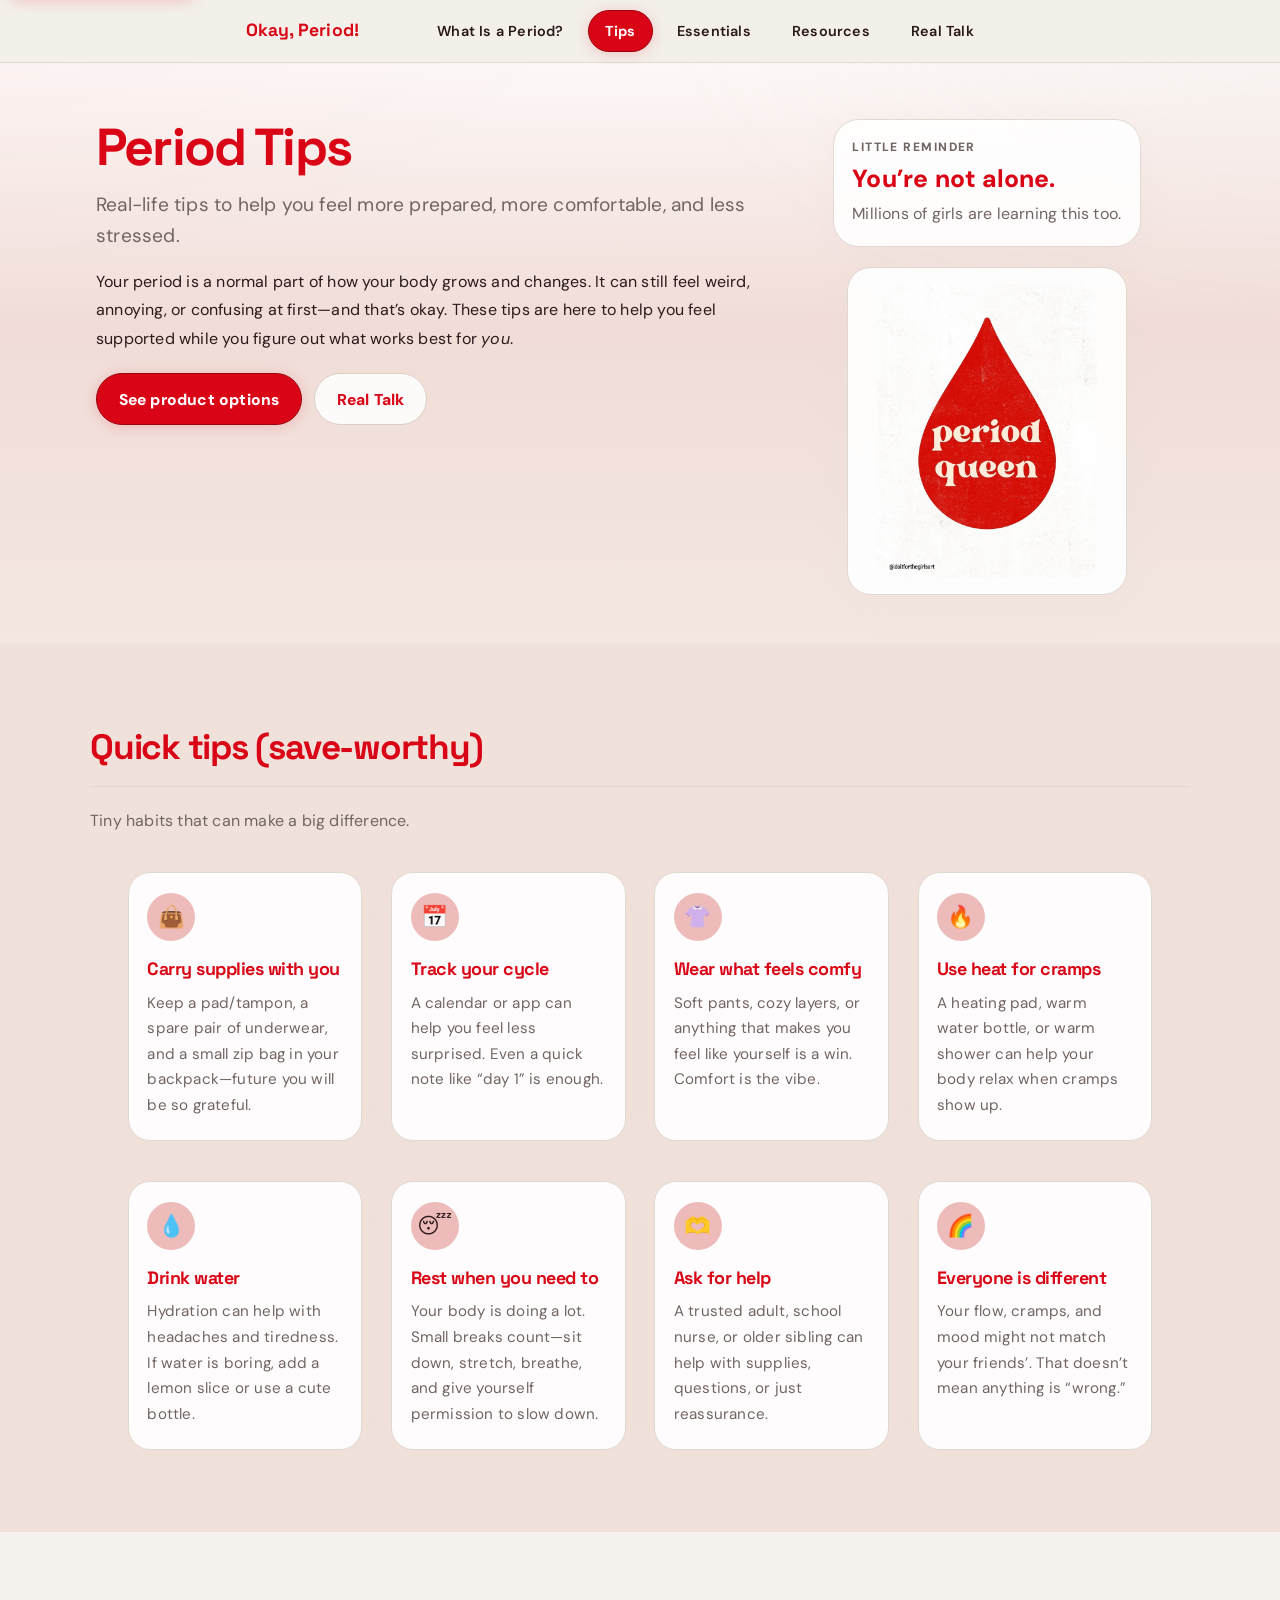
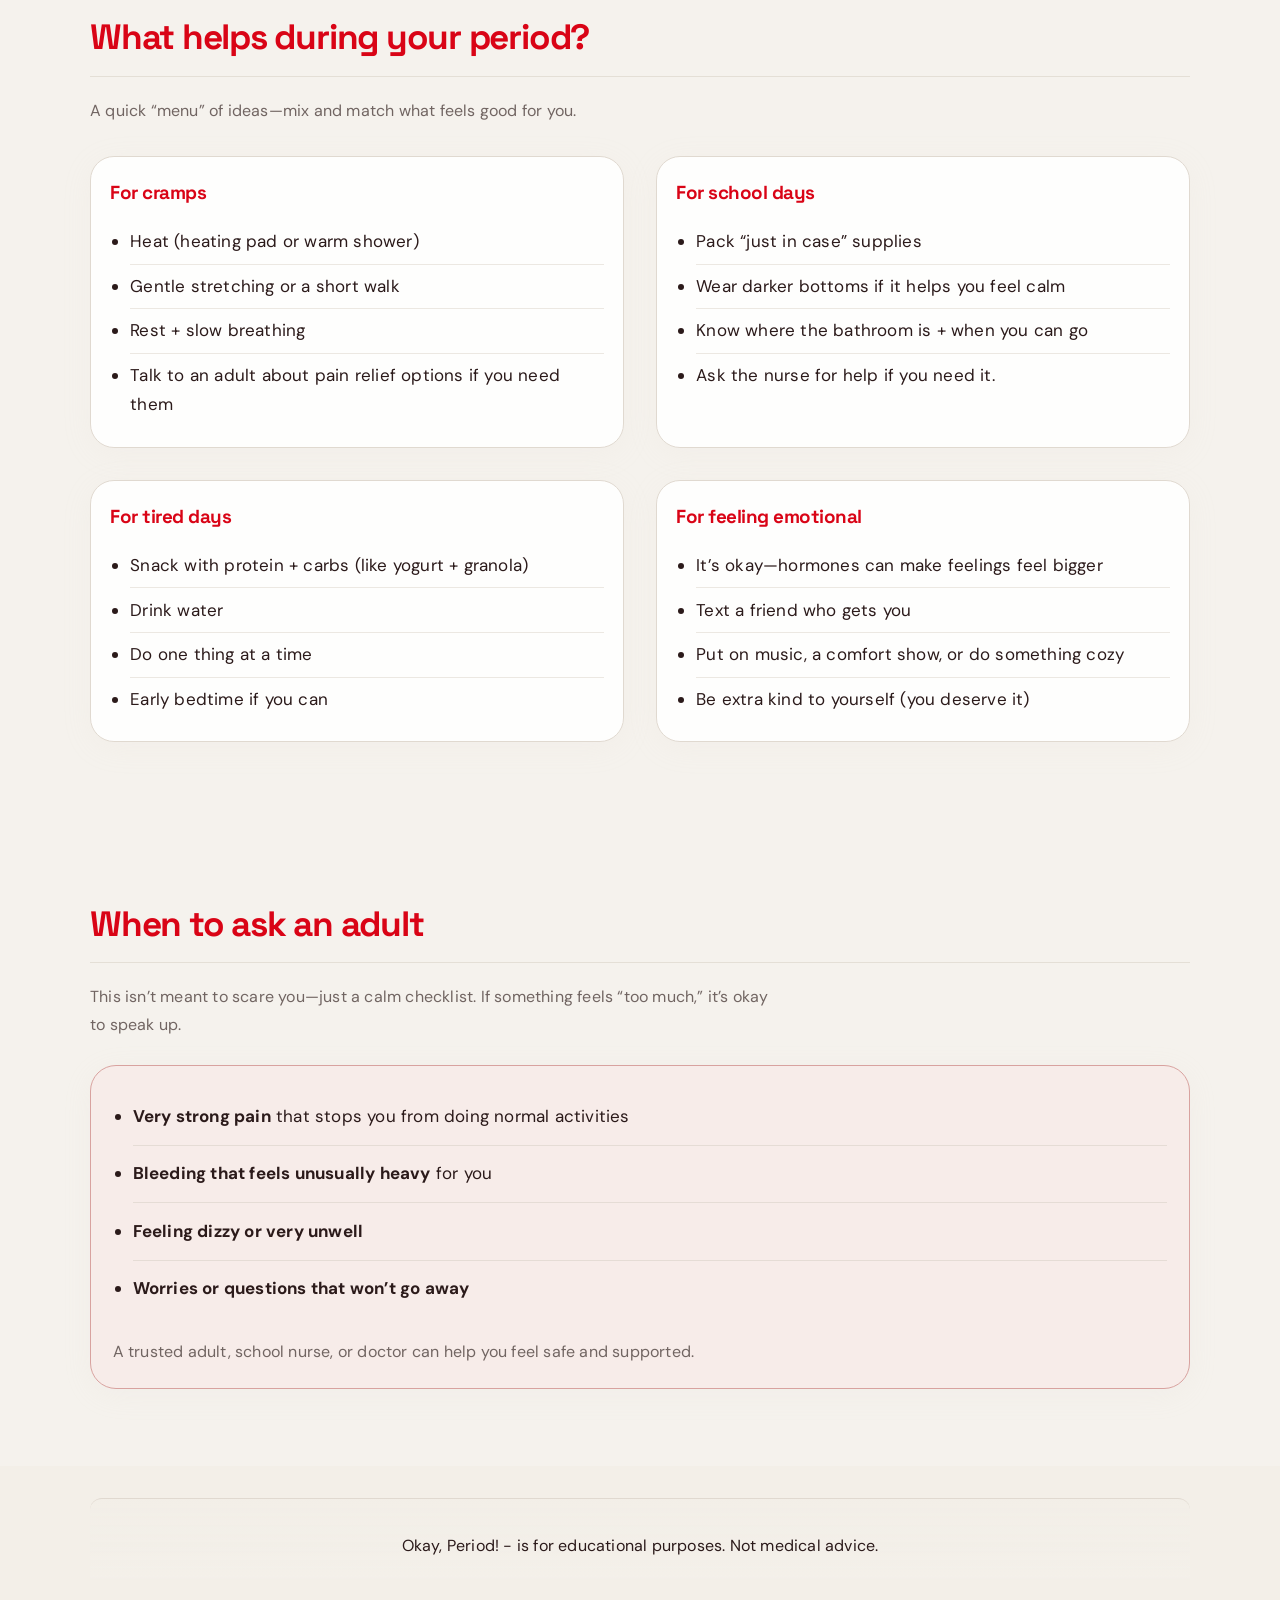
<file: tips.html>
<!DOCTYPE html>
<html lang="en">
<head>
  <meta charset="UTF-8">
  <meta name="viewport" content="width=device-width, initial-scale=1.0">
  <title>Period Tips — Okay, Period!</title>
  <link rel="preconnect" href="https://fonts.googleapis.com">
  <link rel="preconnect" href="https://fonts.gstatic.com" crossorigin>
  <link href="https://fonts.googleapis.com/css2?family=Space+Grotesk:wght@400;500;600;700&family=DM+Sans:wght@400;500;600&display=swap" rel="stylesheet">
  <link rel="stylesheet" href="style.css">
</head>
<body class="tips-page">
  <a class="skip-link" href="#main-content">Skip to main content</a>
  <div class="tips-atmosphere" aria-hidden="true"></div>
  <nav class="site-nav" id="site-nav" aria-label="Site pages">
    <div class="site-nav__inner">
      <a href="index.html" class="site-logo">Okay, Period!</a>
      <button type="button" class="site-nav__toggle" aria-expanded="false" aria-controls="site-nav-menu" aria-label="Open menu">
        <span class="site-nav__toggle-icon" aria-hidden="true"><span></span><span></span><span></span></span>
        <span class="site-nav__toggle-text" aria-hidden="true">Menu</span>
      </button>
      <ul id="site-nav-menu" class="site-nav__list">
        <li><a href="whatisaperiod.html" class="site-nav__link">What Is a Period?</a></li>
        <li><a href="tips.html" class="site-nav__link" aria-current="page">Tips</a></li>
        <li><a href="essentials.html" class="site-nav__link">Essentials</a></li>
        <li><a href="resources.html" class="site-nav__link">Resources</a></li>
        <li><a href="realtalk.html" class="site-nav__link">Real Talk</a></li>
      </ul>
    </div>
  </nav>
  <div class="page-wrap page-wrap--tips">
    <main id="main-content" class="tips-guide" tabindex="-1">
      <header class="tips-hero" aria-labelledby="tips-hero-title">
        <div class="tips-container tips-hero__inner">
          <div class="tips-hero__text">
            <h2 id="tips-hero-title" class="tips-hero__title">Period Tips</h2>
            <p class="tips-hero__subtitle">Real-life tips to help you feel more prepared, more comfortable, and less stressed.</p>
            <p class="tips-hero__intro">
              Your period is a normal part of how your body grows and changes. It can still feel weird, annoying, or confusing at first—and that’s okay.
              These tips are here to help you feel supported while you figure out what works best for <em>you</em>.
            </p>
            <div class="tips-hero__actions" role="group" aria-label="Explore more">
              <a class="tips-btn tips-btn--primary" href="essentials.html">See product options</a>
              <a class="tips-btn tips-btn--ghost" href="realtalk.html">Real Talk</a>
            </div>
          </div>

          <div class="tips-hero-side">
            <aside class="tips-hero__badge" aria-hidden="true">
              <p class="tips-hero__badge-kicker">little reminder</p>
              <p class="tips-hero__badge-main">You’re not alone.</p>
              <p class="tips-hero__badge-sub">Millions of girls are learning this too.</p>
            </aside>

            <div class="tips-queen-card">
              <img
                src="images/period-queen.jpeg"
                alt="Illustrated red drop graphic with the words period queen"
                class="tips-queen-image"
                width="736"
                height="920"
                loading="lazy"
                decoding="async"
              />
            </div>
          </div>
        </div>
      </header>

      <section class="tips-section tips-quick" aria-labelledby="tips-quick-title">
        <div class="tips-container tips-container--wide">
          <h2 id="tips-quick-title" class="tips-section__title">Quick tips (save-worthy)</h2>
          <p class="tips-section__lede">Tiny habits that can make a big difference.</p>

          <ul class="tips-grid" aria-label="Quick period tips">
            <li class="tips-card">
              <span class="tips-card__icon" aria-hidden="true">👜</span>
              <h3 class="tips-card__title">Carry supplies with you</h3>
              <p class="tips-card__text">Keep a pad/tampon, a spare pair of underwear, and a small zip bag in your backpack—future you will be so grateful.</p>
            </li>
            <li class="tips-card">
              <span class="tips-card__icon" aria-hidden="true">📅</span>
              <h3 class="tips-card__title">Track your cycle</h3>
              <p class="tips-card__text">A calendar or app can help you feel less surprised. Even a quick note like “day 1” is enough.</p>
            </li>
            <li class="tips-card">
              <span class="tips-card__icon" aria-hidden="true">👚</span>
              <h3 class="tips-card__title">Wear what feels comfy</h3>
              <p class="tips-card__text">Soft pants, cozy layers, or anything that makes you feel like yourself is a win. Comfort is the vibe.</p>
            </li>
            <li class="tips-card">
              <span class="tips-card__icon" aria-hidden="true">🔥</span>
              <h3 class="tips-card__title">Use heat for cramps</h3>
              <p class="tips-card__text">A heating pad, warm water bottle, or warm shower can help your body relax when cramps show up.</p>
            </li>
            <li class="tips-card">
              <span class="tips-card__icon" aria-hidden="true">💧</span>
              <h3 class="tips-card__title">Drink water</h3>
              <p class="tips-card__text">Hydration can help with headaches and tiredness. If water is boring, add a lemon slice or use a cute bottle.</p>
            </li>
            <li class="tips-card">
              <span class="tips-card__icon" aria-hidden="true">😴</span>
              <h3 class="tips-card__title">Rest when you need to</h3>
              <p class="tips-card__text">Your body is doing a lot. Small breaks count—sit down, stretch, breathe, and give yourself permission to slow down.</p>
            </li>
            <li class="tips-card">
              <span class="tips-card__icon" aria-hidden="true">🫶</span>
              <h3 class="tips-card__title">Ask for help</h3>
              <p class="tips-card__text">A trusted adult, school nurse, or older sibling can help with supplies, questions, or just reassurance.</p>
            </li>
            <li class="tips-card">
              <span class="tips-card__icon" aria-hidden="true">🌈</span>
              <h3 class="tips-card__title">Everyone is different</h3>
              <p class="tips-card__text">Your flow, cramps, and mood might not match your friends’. That doesn’t mean anything is “wrong.”</p>
            </li>
          </ul>
        </div>
      </section>

      <section class="tips-section tips-feature" aria-labelledby="tips-feature-title">
        <div class="tips-container tips-container--wide">
          <h2 id="tips-feature-title" class="tips-section__title">What helps during your period?</h2>
          <p class="tips-section__lede">A quick “menu” of ideas—mix and match what feels good for you.</p>

          <div class="tips-columns" role="list">
            <article class="tips-pill" role="listitem" aria-labelledby="tips-cramps">
              <h3 id="tips-cramps" class="tips-pill__title">For cramps</h3>
              <ul class="tips-pill__list">
                <li>Heat (heating pad or warm shower)</li>
                <li>Gentle stretching or a short walk</li>
                <li>Rest + slow breathing</li>
                <li>Talk to an adult about pain relief options if you need them</li>
              </ul>
            </article>

            <article class="tips-pill" role="listitem" aria-labelledby="tips-school">
              <h3 id="tips-school" class="tips-pill__title">For school days</h3>
              <ul class="tips-pill__list">
                <li>Pack “just in case” supplies</li>
                <li>Wear darker bottoms if it helps you feel calm</li>
                <li>Know where the bathroom is + when you can go</li>
                <li>Ask the nurse for help if you need it.</li>
              </ul>
            </article>

            <article class="tips-pill" role="listitem" aria-labelledby="tips-tired">
              <h3 id="tips-tired" class="tips-pill__title">For tired days</h3>
              <ul class="tips-pill__list">
                <li>Snack with protein + carbs (like yogurt + granola)</li>
                <li>Drink water</li>
                <li>Do one thing at a time</li>
                <li>Early bedtime if you can</li>
              </ul>
            </article>

            <article class="tips-pill" role="listitem" aria-labelledby="tips-emotional">
              <h3 id="tips-emotional" class="tips-pill__title">For feeling emotional</h3>
              <ul class="tips-pill__list">
                <li>It’s okay—hormones can make feelings feel bigger</li>
                <li>Text a friend who gets you</li>
                <li>Put on music, a comfort show, or do something cozy</li>
                <li>Be extra kind to yourself (you deserve it)</li>
              </ul>
            </article>
          </div>
        </div>
      </section>

      <section class="tips-section tips-help" aria-labelledby="tips-help-title">
        <div class="tips-container tips-container--wide">
          <h2 id="tips-help-title" class="tips-section__title">When to ask an adult</h2>
          <p class="tips-section__lede">This isn’t meant to scare you—just a calm checklist. If something feels “too much,” it’s okay to speak up.</p>

          <div class="tips-alert" role="note" aria-label="When to get help">
            <ul class="tips-alert__list">
              <li><strong>Very strong pain</strong> that stops you from doing normal activities</li>
              <li><strong>Bleeding that feels unusually heavy</strong> for you</li>
              <li><strong>Feeling dizzy or very unwell</strong></li>
              <li><strong>Worries or questions that won’t go away</strong></li>
            </ul>
            <p class="tips-alert__note">A trusted adult, school nurse, or doctor can help you feel safe and supported.</p>
          </div>
        </div>
      </section>
    </main>

    <footer class="site-footer">
      <p>Okay, Period! - is for educational purposes. Not medical advice.</p>
    </footer>
  </div>
  <script src="nav.js" defer></script>
</body>
</html>
</file>
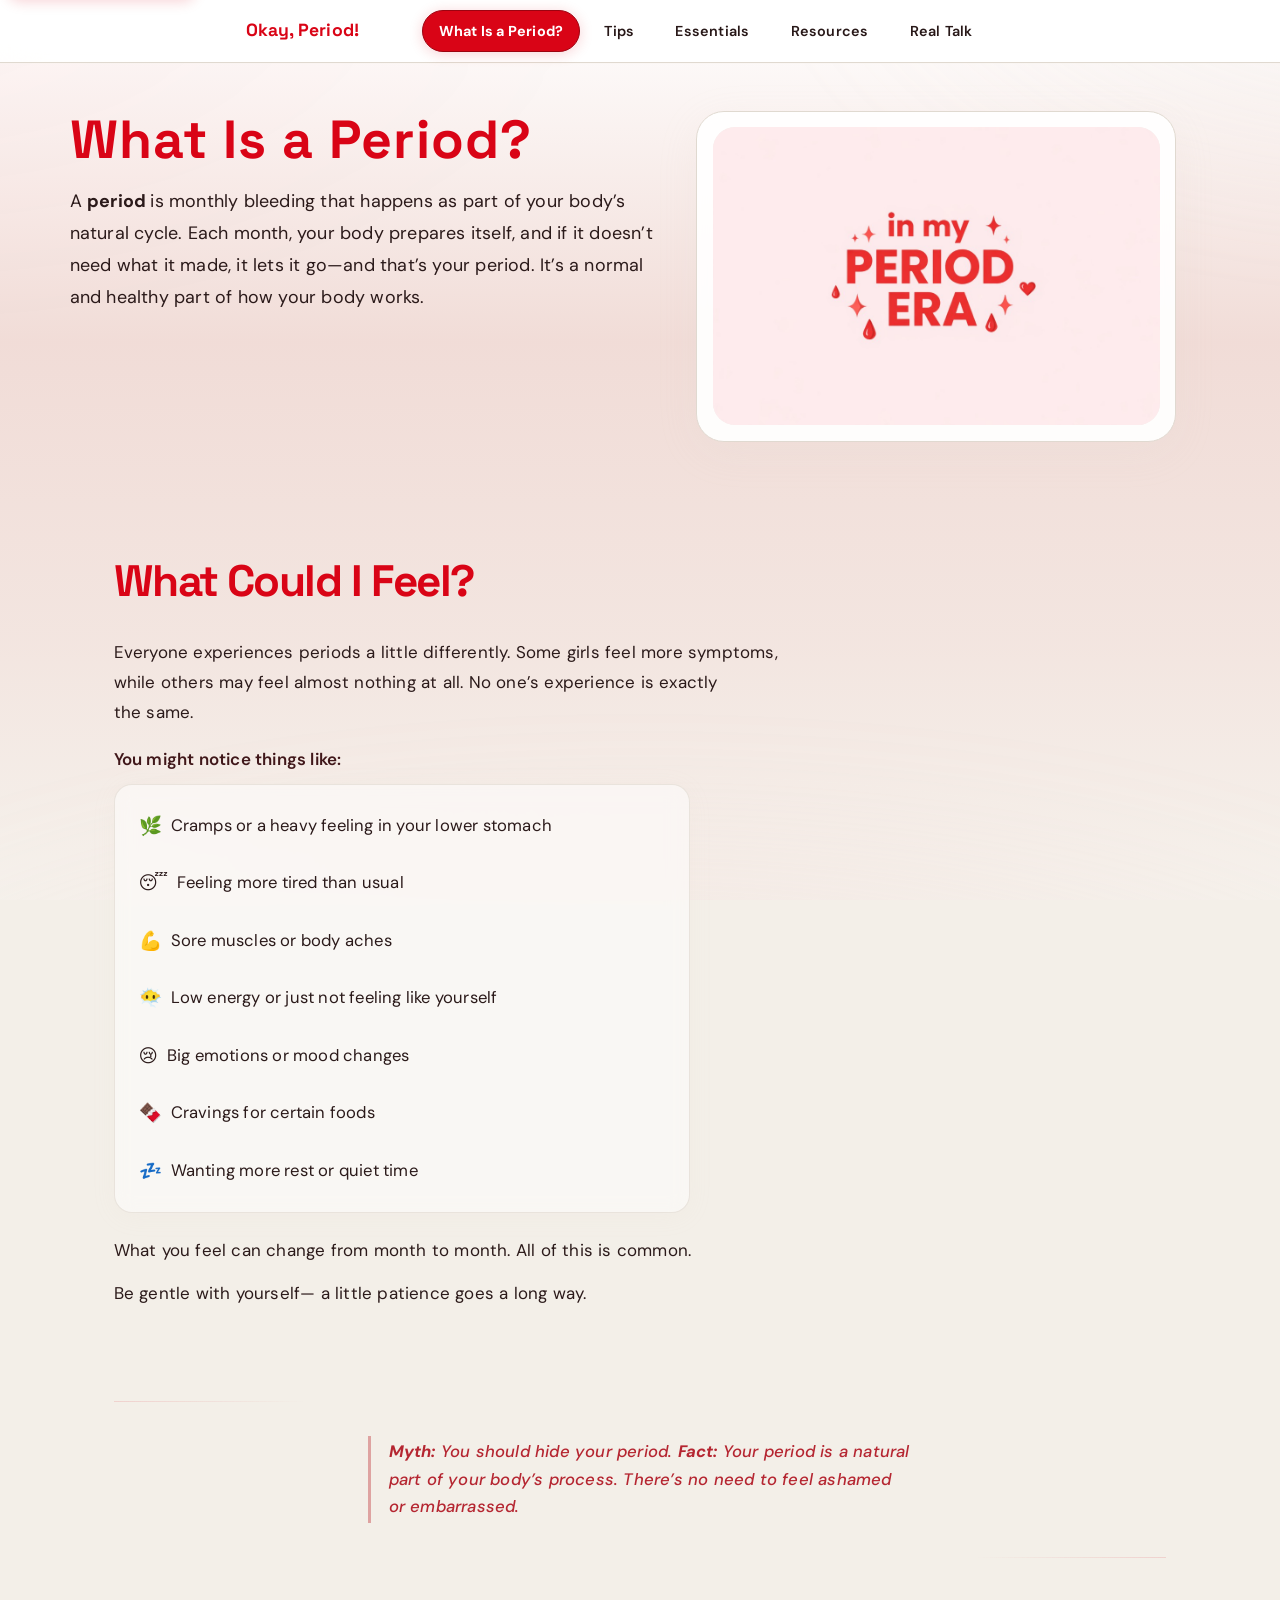
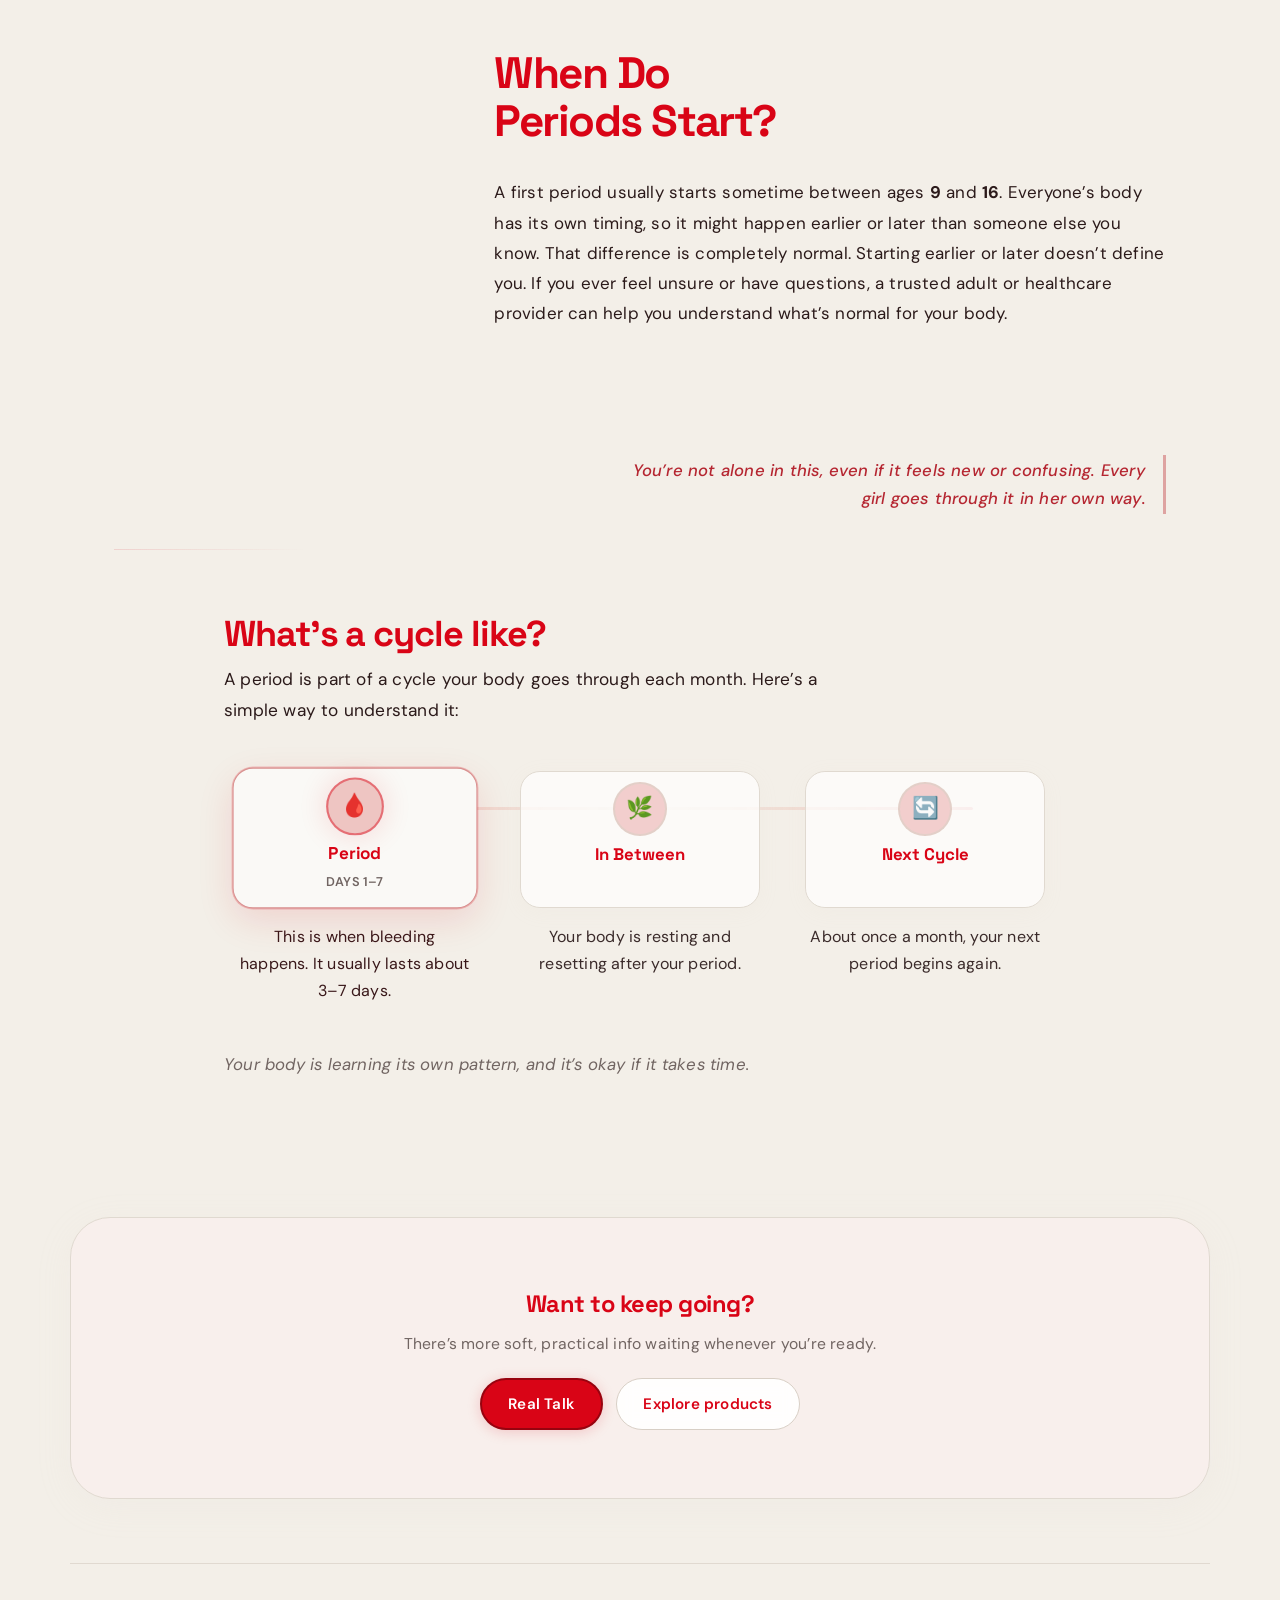
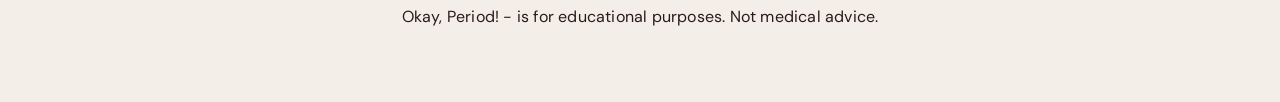
<file: whatisaperiod.html>
<!DOCTYPE html>
<html lang="en">
<head>
  <meta charset="UTF-8">
  <meta name="viewport" content="width=device-width, initial-scale=1.0">
  <title>What Is a Period? — Okay, Period!</title>
  <link rel="preconnect" href="https://fonts.googleapis.com">
  <link rel="preconnect" href="https://fonts.gstatic.com" crossorigin>
  <link href="https://fonts.googleapis.com/css2?family=Space+Grotesk:wght@400;500;600;700&family=DM+Sans:wght@400;500;600&display=swap" rel="stylesheet">
  <link rel="stylesheet" href="style.css">
</head>
<body class="period-page">
  <a class="skip-link" href="#main-content">Skip to main content</a>
  <div class="period-atmosphere" aria-hidden="true"></div>
  <nav class="site-nav" id="site-nav" aria-label="Site pages">
    <div class="site-nav__inner">
      <a href="index.html" class="site-logo">Okay, Period!</a>
      <button type="button" class="site-nav__toggle" aria-expanded="false" aria-controls="site-nav-menu" aria-label="Open menu">
        <span class="site-nav__toggle-icon" aria-hidden="true"><span></span><span></span><span></span></span>
        <span class="site-nav__toggle-text" aria-hidden="true">Menu</span>
      </button>
      <ul id="site-nav-menu" class="site-nav__list">
        <li><a href="whatisaperiod.html" class="site-nav__link" aria-current="page">What Is a Period?</a></li>
        <li><a href="tips.html" class="site-nav__link">Tips</a></li>
        <li><a href="essentials.html" class="site-nav__link">Essentials</a></li>
        <li><a href="resources.html" class="site-nav__link">Resources</a></li>
        <li><a href="realtalk.html" class="site-nav__link">Real Talk</a></li>
      </ul>
    </div>
  </nav>
  <div class="page-wrap page-wrap--period">

    <main id="main-content" class="period-guide" tabindex="-1">
      <header class="pg-section pg-hero pg-hero--soft" aria-labelledby="pg-main-heading">
        <div class="pg-container pg-hero__inner pg-hero__inner--split">
          <div class="pg-hero__text">
            <h1 id="pg-main-heading" class="pg-hero__title">What Is a Period?</h1>
            <p class="pg-hero__intro">
              A <b> period </b> is monthly bleeding that happens as part of your body’s natural cycle. Each month, your body prepares itself, and if it doesn’t need what it made, it lets it go—and that’s your period.
              It’s a normal and healthy part of how your body works.
            </p>
          </div>
          <figure class="pg-hero__poster">
            <div class="pg-hero__poster-frame">
              <img
                class="pg-hero__poster-img"
                src="images/in-my-period-era.png"
                width="1024"
                height="682"
                alt="Graphic on a soft blush pink background: the phrase “in my PERIOD ERA” in bold red type, with sparkles, small drops, and a heart."
                decoding="async"
                fetchpriority="high"
              />
            </div>
          </figure>
        </div>
      </header>

      <div class="pg-flow pg-flow--story">
        <div class="pg-story-stream">
          <section class="pg-story pg-story--left" aria-labelledby="story-feel">
            <div class="pg-story__column">
              <h2 id="story-feel" class="pg-story__question">What Could I Feel?</h2>
              <div class="feelings-section" id="feelings-section">
                <p class="fade-copy fade-copy--intro">
                  Everyone experiences periods a little differently. Some girls feel more symptoms, while others may feel almost nothing at all. No one’s experience is exactly the same.
                </p>
                <p class="fade-copy fade-copy--list-label">You might notice things like:</p>
                <ul class="feelings-list" aria-label="Common feelings or symptoms">
                  <li class="fade-item"><span class="fade-item__emoji" aria-hidden="true">🌿</span> Cramps or a heavy feeling in your lower stomach</li>
                  <li class="fade-item"><span class="fade-item__emoji" aria-hidden="true">😴</span> Feeling more tired than usual</li>
                  <li class="fade-item"><span class="fade-item__emoji" aria-hidden="true">💪</span> Sore muscles or body aches</li>
                  <li class="fade-item"><span class="fade-item__emoji" aria-hidden="true">😶‍🌫️</span> Low energy or just not feeling like yourself</li>
                  <li class="fade-item"><span class="fade-item__emoji" aria-hidden="true">😢</span> Big emotions or mood changes</li>
                  <li class="fade-item"><span class="fade-item__emoji" aria-hidden="true">🍫</span> Cravings for certain foods</li>
                  <li class="fade-item"><span class="fade-item__emoji" aria-hidden="true">💤</span> Wanting more rest or quiet time</li>
                </ul>
                <p class="fade-copy fade-copy--mid">What you feel can change from month to month. All of this is common.</p>
                <p class="fade-copy fade-copy--closing">Be gentle with yourself— a little patience goes a long way.</p>
              </div>
            </div>
          </section>

          <hr class="pg-story__rule pg-story__rule--left" aria-hidden="true" />

          <p class="pg-story__whisper" role="note"><b> Myth:</b> You should hide your period. <b>Fact:</b> Your period is a natural part of your body’s process. There’s no need to feel ashamed or embarrassed.</p>

          <hr class="pg-story__rule pg-story__rule--right" aria-hidden="true" />

          <section class="pg-story pg-story--right" aria-labelledby="story-when">
            <div class="pg-story__column">
              <h2 id="story-when" class="pg-story__question">When Do Periods Start?</h2>
              <div class="pg-story__answer">
                <p>A first period usually starts sometime between ages <b>9</b> and <b>16</b>. Everyone’s body has its own timing, so it might happen earlier or later than someone else you know. That difference is completely normal. Starting earlier or later doesn’t define you. If you ever feel unsure or have questions, a trusted adult or healthcare provider can help you understand what’s normal for your body.</p>
              </div>
            </div>
          </section>

          <p class="pg-story__whisper pg-story__whisper--end" role="note">You’re not alone in this, even if it feels new or confusing. Every girl goes through it in her own way.</p>

          <hr class="pg-story__rule pg-story__rule--left" aria-hidden="true" />

          <section class="pg-cycle" aria-labelledby="pg-cycle-title">
            <div class="pg-cycle__wrap">
              <h2 id="pg-cycle-title" class="pg-cycle__title">What’s a cycle like?</h2>
              <p class="pg-cycle__intro">
                A period is part of a cycle your body goes through each month. Here’s a simple way to understand it:
              </p>

              <div class="pg-cycle__timeline" id="cycle-timeline" data-cycle-timeline>
                <div class="pg-cycle__line" aria-hidden="true"></div>
                <ol class="pg-cycle__steps" role="list">
                  <li class="pg-cycle__item is-active" data-cycle-step>
                    <button
                      type="button"
                      class="pg-cycle__step pg-cycle__step--period"
                      aria-pressed="true"
                      aria-describedby="cycle-desc-1"
                    >
                      <span class="pg-cycle__mark" aria-hidden="true"><span class="pg-cycle__emoji">🩸</span></span>
                      <span class="pg-cycle__label">Period</span>
                      <span class="pg-cycle__range">Days 1–7</span>
                    </button>
                    <p id="cycle-desc-1" class="pg-cycle__detail">
                      This is when bleeding happens. It usually lasts about 3–7 days.
                    </p>
                  </li>
                  <li class="pg-cycle__item" data-cycle-step>
                    <button
                      type="button"
                      class="pg-cycle__step pg-cycle__step--rest"
                      aria-pressed="false"
                      aria-describedby="cycle-desc-2"
                    >
                      <span class="pg-cycle__mark" aria-hidden="true"><span class="pg-cycle__emoji">🌿</span></span>
                      <span class="pg-cycle__label">In Between</span>
                      <span class="pg-cycle__range pg-cycle__range--placeholder" aria-hidden="true">&nbsp;</span>
                    </button>
                    <p id="cycle-desc-2" class="pg-cycle__detail">
                      Your body is resting and resetting after your period.
                    </p>
                  </li>
                  <li class="pg-cycle__item" data-cycle-step>
                    <button
                      type="button"
                      class="pg-cycle__step pg-cycle__step--next"
                      aria-pressed="false"
                      aria-describedby="cycle-desc-3"
                    >
                      <span class="pg-cycle__mark" aria-hidden="true"><span class="pg-cycle__emoji">🔄</span></span>
                      <span class="pg-cycle__label">Next Cycle</span>
                      <span class="pg-cycle__range pg-cycle__range--placeholder" aria-hidden="true">&nbsp;</span>
                    </button>
                    <p id="cycle-desc-3" class="pg-cycle__detail">
                      About once a month, your next period begins again.
                    </p>
                  </li>
                </ol>
              </div>

              <p class="pg-cycle__foot">Your body is learning its own pattern, and it’s okay if it takes time.</p>
            </div>
          </section>
        </div>
      </div>

      <section class="pg-section pg-cta" aria-labelledby="pg-cta-heading">
        <div class="pg-container pg-container--wide">
          <h2 id="pg-cta-heading" class="pg-cta__title">Want to keep going?</h2>
          <p class="pg-cta__text">There’s more soft, practical info waiting whenever you’re ready.</p>
          <div class="pg-cta__actions">
            <a href="realtalk.html" class="pg-btn pg-btn--primary">Real Talk</a>
            <a href="essentials.html" class="pg-btn pg-btn--outline">Explore products</a>
          </div>
        </div>
      </section>
    </main>

    <footer class="site-footer">
      <p>Okay, Period! - is for educational purposes. Not medical advice.</p>
    </footer>
  </div>
  <script src="nav.js" defer></script>
  <script src="period-story-reveal.js" defer></script>
  <script src="period-feelings.js" defer></script>
  <script src="period-cycle.js" defer></script>
</body>
</html>
</file>
<file: style.css>
/* Okay Period — shared layout and navigation */

:root {
  /* Bold modern red + warm beige editorial scheme */
  --pure-white: #ffffff;
  --bg-beige: #f3efe8;
  --brand-red: #d90416;
  --text-body: #2b1a1a;
  --border-base: #d8cfc5;

  /* Primary canvas + surfaces */
  --bg: var(--bg-beige);
  --surface: var(--pure-white);
  --surface-warm: color-mix(in srgb, var(--surface) 85%, var(--bg));

  /* Legacy palette names kept for existing rules (minimal decorative color) */
  --cream: var(--bg);
  --warm-white: var(--bg);
  --off-white: var(--surface);
  --beige: var(--bg);
  --taupe: color-mix(in srgb, var(--border-base) 70%, var(--bg));
  --gray-light: color-mix(in srgb, var(--bg) 80%, var(--surface));
  --pale-pink: color-mix(in srgb, var(--brand-red) 8%, var(--bg));
  --blush: var(--pale-pink);
  --lavender: var(--pale-pink);
  --lavender-mist: color-mix(in srgb, var(--brand-red) 5%, var(--bg));
  --coral-soft: color-mix(in srgb, var(--brand-red) 14%, var(--bg));
  --burgundy: var(--brand-red);
  --brand-wine: color-mix(in srgb, var(--brand-red) 55%, #000000);
  /* Legacy name: interactive accent */
  --interactive-blue: var(--brand-red);
  --text-muted-mix: color-mix(in srgb, var(--text-body) 35%, #ffffff);

  /* Legacy token names — mapped for existing color-mix() usage */
  --main-pink: var(--burgundy);
  --hot-coral: color-mix(in srgb, var(--brand-wine) 55%, #000000);
  --peachy-orange: var(--taupe);
  --butter-pop: var(--beige);
  --cream-bg: var(--warm-white);
  --deep-berry: var(--burgundy);
  --text-color: var(--text-body);

  --bubblegum-pink: var(--burgundy);
  --coral-pink: var(--hot-coral);
  --soft-peach: var(--taupe);
  --butter-yellow: var(--beige);
  --warm-cream: var(--warm-white);
  --text-brown: var(--text-body);
  --lavender: color-mix(in srgb, var(--coral-soft) 34%, var(--warm-white));

  --touch-pink: color-mix(in srgb, var(--pale-pink) 45%, var(--warm-white));
  --touch-peach: color-mix(in srgb, var(--warm-white) 50%, var(--off-white));
  --lavender-mist: color-mix(in srgb, var(--interactive-blue) 22%, var(--warm-white));

  --text: var(--text-body);
  --text-muted: color-mix(in srgb, var(--text-body) 65%, var(--bg));
  --muted: var(--text-muted);
  --heading: var(--burgundy);

  --surface-cool: var(--surface-warm);

  --accent: var(--brand-red);
  --accent-secondary: color-mix(in srgb, var(--brand-red) 78%, #000000);
  --accent-deep: color-mix(in srgb, var(--brand-red) 60%, #000000);
  --accent-soft: color-mix(in srgb, var(--brand-red) 10%, var(--bg));

  --border: var(--border-base);
  --border-soft: color-mix(in srgb, var(--border) 70%, var(--bg));

  --link: var(--brand-red);
  --link-hover: color-mix(in srgb, var(--brand-red) 70%, #000000);
  --nav-link: color-mix(in srgb, var(--text-body) 92%, #000000);
  --nav-link-hover: var(--link-hover);

  --highlight-bg: color-mix(in srgb, var(--brand-red) 6%, var(--bg));
  --highlight-cool: var(--highlight-bg);

  --text-on-accent: #ffffff;
  --text-on-brand: #ffffff;

  --btn-primary-border: color-mix(in srgb, var(--brand-red) 70%, #000000);
  --btn-primary-hover-bg: color-mix(in srgb, var(--brand-red) 82%, #000000);
  --btn-primary-hover-border: color-mix(in srgb, var(--brand-red) 72%, #000000);
  --brand-hover-bg: color-mix(in srgb, var(--brand-red) 82%, #000000);
  --brand-hover-border: color-mix(in srgb, var(--brand-red) 72%, #000000);

  --btn-radius: 12px;
  --btn-shadow: 0 2px 14px color-mix(in srgb, var(--brand-red) 18%, transparent);
  --btn-shadow-hover: 0 8px 24px color-mix(in srgb, var(--brand-red) 22%, transparent);

  --font-heading: "Space Grotesk", system-ui, sans-serif;
  --font-body: "DM Sans", system-ui, sans-serif;
}

@media (prefers-reduced-motion: no-preference) {
  html {
    scroll-behavior: smooth;
  }
}

/* Space Grotesk: headings; DM Sans: body */
/* Nav / header brand link only — not the homepage hero title */
.site-logo {
  font-family: var(--font-heading);
  font-size: 1.1rem;
  font-weight: 700;
  color: var(--heading);
  text-decoration: none;
  letter-spacing: 0.2px;
  display: inline-flex;
  align-items: center;
  white-space: nowrap;
  line-height: 1;
}

.site-logo:hover {
  opacity: 0.9;
}

.site-logo:focus-visible {
  outline: 2px solid var(--accent);
  outline-offset: 3px;
  border-radius: 4px;
}

/* Headings use Space Grotesk everywhere */
h1,
h2,
h3,
h4,
h5,
h6 {
  font-family: var(--font-heading);
  letter-spacing: -0.5px;
}

*,
*::before,
*::after {
  box-sizing: border-box;
}

body {
  margin: 0;
  min-height: 100vh;
  font-family: var(--font-body);
  font-size: 1.0625rem;
  line-height: 1.6;
  letter-spacing: 0.2px;
  color: var(--text);
  background: var(--bg);
}

/* Modern hierarchy defaults (page-specific styles can still override) */
h1 {
  font-size: 3rem;
  font-weight: 700;
}

h2 {
  font-size: 2rem;
  font-weight: 600;
}

h3 {
  font-size: 1.25rem;
  font-weight: 600;
}

p {
  font-size: 1rem;
  color: var(--text);
  margin-bottom: 1em;
}

a {
  color: var(--link);
}

a:hover {
  color: var(--link-hover);
}

a:focus-visible {
  outline: 2px solid var(--accent);
  outline-offset: 3px;
  border-radius: 4px;
}

h1,
h2 {
  margin-bottom: 0.5em;
}

/* Buttons — rounded, soft hover */
button,
input[type="submit"],
input[type="button"],
input[type="reset"] {
  appearance: none;
  font-family: inherit;
  font-size: 0.95rem;
  line-height: 1.4;
  cursor: pointer;
  border-radius: var(--btn-radius);
  padding: 0.7rem 1.45rem;
  border: 1px solid var(--btn-primary-border);
  background: var(--accent);
  color: var(--text-on-accent);
  box-shadow: var(--btn-shadow);
  transition:
    background 0.25s ease,
    color 0.25s ease,
    box-shadow 0.25s ease,
    transform 0.25s ease,
    border-color 0.25s ease;
}

button:hover,
input[type="submit"]:hover,
input[type="button"]:hover,
input[type="reset"]:hover {
  background: var(--btn-primary-hover-bg);
  color: var(--text-on-accent);
  border-color: var(--btn-primary-hover-border);
  box-shadow: var(--btn-shadow-hover);
  transform: translateY(-1px);
}

button:focus-visible,
input[type="submit"]:focus-visible,
input[type="button"]:focus-visible,
input[type="reset"]:focus-visible {
  outline: 2px solid var(--accent);
  outline-offset: 3px;
}

button:active,
input[type="submit"]:active,
input[type="button"]:active,
input[type="reset"]:active {
  transform: translateY(0);
  box-shadow: var(--btn-shadow);
}

button:disabled,
input[type="submit"]:disabled,
input[type="button"]:disabled,
input[type="reset"]:disabled {
  cursor: not-allowed;
  opacity: 0.55;
  transform: none;
  box-shadow: none;
}

@media (prefers-reduced-motion: reduce) {
  button:hover,
  input[type="submit"]:hover,
  input[type="button"]:hover,
  input[type="reset"]:hover,
  button:active,
  input[type="submit"]:active,
  input[type="button"]:active,
  input[type="reset"]:active {
    transform: none;
  }
}

.page-wrap {
  max-width: 52rem;
  margin: 0 auto;
  padding: 2.25rem 1.75rem 4rem;
}

/* Inner pages: nav sits closer to real content (no tagline strip under nav) */
body:not(.home) .page-wrap {
  padding-top: clamp(22px, 3.5vw, 34px);
  padding-bottom: 3.25rem;
}

/* Home — full-screen intro hero (landing) */
body.home {
  background: var(--bg);
  min-height: 100vh;
  min-height: 100dvh;
  display: flex;
  flex-direction: column;
}

/* Landing page only — full-viewport centered hero (no nav on index) */
body.home .hero.hero-intro {
  flex: 1;
  min-height: 100vh;
  min-height: 100dvh;
  display: flex;
  flex-direction: column;
  align-items: center;
  justify-content: center;
  text-align: center;
  padding: 20px;
  margin: 0;
  background: var(--bg);
}

body.home .hero h1 {
  margin-top: 0;
  margin-bottom: 20px;
  line-height: 1.05;
}

body.home .hero p {
  margin-top: 0;
  margin-bottom: 30px;
}

body.home .explore-btn {
  margin-top: 10px;
}

body.home .hero-intro__inner {
  gap: 0;
}

.hero-intro__inner {
  max-width: 28rem;
  margin: 0 auto;
  display: flex;
  flex-direction: column;
  align-items: center;
  gap: 1.25rem;
}

.hero-content {
  max-width: 600px;
  margin: 0 auto;
}

.hero-intro__title {
  margin: 0;
  font-family: var(--font-heading);
  font-size: clamp(3.15rem, 9vw, 4.75rem);
  font-weight: 900;
  color: var(--heading);
  line-height: 1.08;
  letter-spacing: 0.015em;
}

.hero-intro__title-link {
  color: inherit;
  text-decoration: none;
}

.hero-intro__title-link:hover,
.hero-intro__title-link:focus-visible {
  color: var(--link-hover);
  text-decoration: underline;
  text-underline-offset: 0.12em;
}

.hero-intro__title-link:focus-visible {
  outline: 2px solid var(--accent);
  outline-offset: 4px;
  border-radius: 4px;
}

.hero p {
  font-size: 1.1rem;
  color: rgba(0, 0, 0, 0.6); /* softer opacity */
  font-weight: 400; /* lighter weight */
  letter-spacing: 0.5px;
}

.hero button,
.hero .hero-intro__cta,
.hero .explore-btn {
  display: inline-flex;
  align-items: center;
  justify-content: center;
  margin-top: 0;
  background-color: var(--accent);
  color: var(--text-on-accent);
  border: 1px solid var(--btn-primary-border);
  padding: 10px 22px;
  border-radius: 999px; /* pill shape */
  font-family: var(--font-body);
  font-size: 0.95rem;
  font-weight: 500; /* not too bold */
  letter-spacing: 0.5px;
  cursor: pointer;
  transition: all 0.2s ease;
  text-decoration: none;
  box-shadow: none;
}

.hero button:hover,
.hero .hero-intro__cta:hover,
.hero .explore-btn:hover {
  background-color: var(--btn-primary-hover-bg);
  border-color: var(--btn-primary-hover-border);
  transform: translateY(-1px);
  color: var(--text-on-accent);
}

.hero button:focus-visible,
.hero .hero-intro__cta:focus-visible,
.hero .explore-btn:focus-visible {
  outline: 2px solid var(--accent);
  outline-offset: 4px;
  color: var(--text-on-accent);
}

.hero button:active,
.hero .hero-intro__cta:active,
.hero .explore-btn:active {
  transform: translateY(0);
}

@media (prefers-reduced-motion: reduce) {
  .hero button:hover,
  .hero button:active,
  .hero .hero-intro__cta:hover,
  .hero .hero-intro__cta:active,
  .hero .explore-btn:hover,
  .hero .explore-btn:active {
    transform: none;
  }
}

/* Legacy: site-header / site-tagline no longer used on inner pages */
.site-tagline {
  margin: 0.35rem 0 0;
  font-family: var(--font-body);
  font-size: 0.95rem;
  color: var(--muted);
}

/* Skip link */
.skip-link {
  position: absolute;
  top: 0;
  left: 0;
  z-index: 300;
  padding: 0.65rem 1.1rem;
  margin: 0.5rem;
  font-family: var(--font-body);
  font-size: 0.9rem;
  font-weight: 600;
  color: var(--text-on-brand);
  background: var(--burgundy);
  border-radius: var(--btn-radius);
  text-decoration: none;
  box-shadow: var(--btn-shadow);
  transform: translateY(-120%);
  transition: transform 0.2s ease;
}

.skip-link:focus {
  transform: translateY(0);
  outline: 2px solid var(--accent);
  outline-offset: 3px;
}

/* Sticky top navigation */
.site-nav {
  position: sticky;
  top: 0;
  z-index: 200;
  background: color-mix(in srgb, var(--bg) 94%, transparent);
  backdrop-filter: blur(16px);
  -webkit-backdrop-filter: blur(16px);
  border-bottom: 1px solid var(--border-soft);
  box-shadow: 0 1px 0 color-mix(in srgb, var(--gray-light) 40%, transparent);
}

.site-nav__inner {
  max-width: 52rem;
  margin: 0 auto;
  padding: 0.65rem 1.35rem;
  display: flex;
  flex-wrap: wrap;
  align-items: center;
  justify-content: flex-start;
  gap: 0.5rem 0.75rem;
}

.site-nav__inner > .site-logo {
  flex-shrink: 0;
  margin-right: 0.35rem;
}

.site-nav__list {
  list-style: none;
  margin: 0;
  padding: 0;
  display: flex;
  flex-wrap: wrap;
  flex: 1 1 auto;
  justify-content: center;
  align-items: center;
  gap: 0.35rem 0.45rem;
  min-width: 0;
}

.site-nav__link {
  display: inline-block;
  padding: 0.52rem 1rem;
  border-radius: 999px;
  text-decoration: none;
  font-size: 0.9rem;
  font-weight: 600;
  color: var(--nav-link);
  background: transparent;
  border: 1px solid transparent;
  transition:
    background 0.22s ease,
    color 0.22s ease,
    transform 0.22s ease,
    box-shadow 0.22s ease,
    border-color 0.22s ease;
}

.site-nav__link:hover {
  background: var(--highlight-cool);
  color: var(--nav-link-hover);
  border-color: color-mix(in srgb, var(--accent) 35%, transparent);
  box-shadow: none;
  transform: translateY(-1px);
}

.site-nav__link:focus-visible {
  outline: 2px solid var(--accent);
  outline-offset: 3px;
  color: var(--nav-link-hover);
}

.site-nav__link[aria-current="page"] {
  background: var(--burgundy);
  color: var(--text-on-brand);
  font-weight: 700;
  border-color: var(--brand-hover-border);
  box-shadow: var(--btn-shadow);
  transform: none;
}

.site-nav__link[aria-current="page"]:hover {
  color: var(--text-on-brand);
  background: var(--brand-hover-bg);
  transform: translateY(-1px);
  box-shadow: var(--btn-shadow-hover);
}

.site-nav__toggle {
  display: none;
  align-items: center;
  gap: 0.45rem;
  margin-left: auto;
  flex-shrink: 0;
  padding: 0.52rem 0.9rem;
  font-family: var(--font-body);
  font-size: 0.9rem;
  font-weight: 600;
  color: var(--nav-link);
  background: var(--surface);
  border: 1px solid var(--border);
  border-radius: var(--btn-radius);
  cursor: pointer;
  box-shadow: var(--btn-shadow);
  transition:
    background 0.2s ease,
    color 0.2s ease,
    box-shadow 0.2s ease,
    transform 0.2s ease;
}

.site-nav__toggle:hover {
  background: var(--highlight-bg);
  color: var(--nav-link-hover);
}

.site-nav__toggle:focus-visible {
  outline: 2px solid var(--accent);
  outline-offset: 3px;
}

.site-nav__toggle-icon {
  display: flex;
  flex-direction: column;
  justify-content: center;
  gap: 5px;
  width: 1.35rem;
  height: 0.95rem;
}

.site-nav__toggle-icon span {
  display: block;
  height: 2px;
  border-radius: 2px;
  background: currentColor;
  transition:
    transform 0.25s ease,
    opacity 0.2s ease;
}

.site-nav--open .site-nav__toggle-icon span:nth-child(1) {
  transform: translateY(7px) rotate(45deg);
}

.site-nav--open .site-nav__toggle-icon span:nth-child(2) {
  opacity: 0;
}

.site-nav--open .site-nav__toggle-icon span:nth-child(3) {
  transform: translateY(-7px) rotate(-45deg);
}

@media (prefers-reduced-motion: reduce) {
  .site-nav__link:hover,
  .site-nav__link[aria-current="page"]:hover {
    transform: none;
  }

  .skip-link {
    transition: none;
  }

  .site-nav__toggle-icon span {
    transition: none;
  }
}

@media (max-width: 768px) {
  .site-nav__toggle {
    display: inline-flex;
  }

  .site-nav__list {
    order: 3;
    flex: 1 0 100%;
    display: none;
    flex-direction: column;
    align-items: stretch;
    gap: 0.35rem;
    padding: 0.35rem 0 0.65rem;
    border-top: 1px solid color-mix(in srgb, var(--border) 70%, transparent);
    margin-top: 0.35rem;
  }

  .site-nav--open .site-nav__list {
    display: flex;
  }

  .site-nav__link {
    text-align: center;
    padding: 0.65rem 1rem;
  }
}

#main-content:focus {
  outline: none;
}

#main-content:focus-visible {
  outline: 2px solid var(--accent);
  outline-offset: 0.35rem;
  border-radius: 6px;
}

main {
  background: var(--surface);
  padding: 1.5rem 1.5rem 2.25rem;
  border-radius: 14px;
  border: 1px solid var(--border-soft);
  box-shadow: 0 4px 28px color-mix(in srgb, var(--taupe) 14%, transparent);
}

/* Home: main is a shell for the hero only (no “main card” panel) */
body.home main#main-content {
  flex: 1;
  display: flex;
  flex-direction: column;
  min-height: 0;
  background: transparent;
  padding: 0;
  border: none;
  box-shadow: none;
  border-radius: 0;
}

main h1 {
  margin-top: 0;
  font-size: 3rem;
  font-weight: 700;
  color: var(--heading);
  line-height: 1.1;
  letter-spacing: -0.5px;
}

main h2 {
  font-size: 2rem;
  font-weight: 600;
  margin-top: 1.75rem;
  margin-bottom: 0.6rem;
  color: var(--heading);
  letter-spacing: -0.5px;
}

main p {
  margin: 0.75rem 0;
  color: var(--text);
}

main ul {
  margin: 0.5rem 0 1rem;
  padding-left: 1.35rem;
  color: var(--text);
}

main li {
  margin: 0.35rem 0;
}

.resource-list a {
  color: var(--link);
}

.resource-list a:hover {
  color: var(--link-hover);
}

/* ---------- Real Talk page ---------- */
body.real-talk-page main#main-content {
  background: transparent;
  border: none;
  box-shadow: none;
  border-radius: 0;
  padding: clamp(1rem, 3vw, 1.75rem) clamp(1rem, 4vw, 1.5rem) 2.5rem;
}

.real-talk {
  max-width: min(800px, 100%);
  margin: 0 auto;
  padding: 40px 20px;
}

.real-talk > h1 {
  margin-top: 0;
  margin-bottom: 0.35rem;
  font-size: clamp(2rem, 5vw, 2.65rem);
  font-weight: 700;
  color: var(--heading);
  letter-spacing: -0.03em;
}

.real-talk .intro {
  margin-bottom: 40px;
  color: #666;
  font-size: 1.05rem;
  line-height: 1.65;
}

.talk-item {
  padding: 20px 0;
  border-bottom: 1px solid #f1eaea;
  transition: transform 0.15s ease;
}

.talk-item:last-child {
  border-bottom: none;
}

@media (hover: hover) and (prefers-reduced-motion: no-preference) {
  .talk-item:hover {
    transform: translateY(-2px);
  }
}

@media (prefers-reduced-motion: reduce) {
  .talk-item {
    transition: none;
  }
}

.talk-item h2 {
  margin-top: 0;
  margin-bottom: 10px;
  font-size: 1.3rem;
  font-weight: 600;
  color: #d33;
  letter-spacing: -0.02em;
}

.talk-item p {
  margin: 0;
  line-height: 1.6;
  color: #444;
}

/* ---------- Resources page — open layout (no main “card”, wider column) ---------- */
body.resources-page .page-wrap {
  width: min(1100px, calc(100% - 64px));
  max-width: none;
  margin-left: auto;
  margin-right: auto;
  padding: clamp(22px, 3.5vw, 34px) 0 64px;
}

body.resources-page main {
  background: transparent;
  padding: 0;
  border: none;
  box-shadow: none;
  border-radius: 0;
}

/* Editorial section titles — distinct from body copy */
body.resources-page main > .resources-top h1,
body.resources-page main h2 {
  letter-spacing: -0.035em;
  font-weight: 700;
}

body.resources-page main h2 {
  border-bottom: 1px solid color-mix(in srgb, var(--border) 55%, transparent);
  padding-bottom: 0.65rem;
  margin-bottom: 1.25rem;
}

body.resources-page .cycle-tracker-text h2 {
  border-bottom-color: color-mix(in srgb, var(--border) 45%, transparent);
}

/* ---------- Resources page — reassurance intro ---------- */
body.resources-page .resources-top {
  width: 100%;
  max-width: none;
  margin: 0 0 clamp(3rem, 7vw, 4rem);
}

body.resources-page .resources-reassure__title {
  color: color-mix(in srgb, var(--heading) 88%, var(--muted));
  font-weight: 700;
  letter-spacing: -0.035em;
  font-size: clamp(1.85rem, 3.2vw, 2.35rem);
  line-height: 1.18;
  margin-bottom: 1.35rem;
}

body.resources-page .resources-reassure__body {
  margin: 0;
}

body.resources-page .resources-reassure__body p {
  margin: 0 0 1.2rem;
  max-width: min(62ch, 100%);
  line-height: 1.82;
  font-weight: 400;
  text-align: left;
  color: color-mix(in srgb, var(--text) 93%, var(--muted));
}

body.resources-page .resources-reassure__body p:last-child {
  margin-bottom: 0;
}

body.resources-page .resources-watch__lead {
  margin: 0.45rem 0 0;
  max-width: min(62ch, 100%);
  font-size: 1rem;
  font-weight: 400;
  line-height: 1.68;
  color: var(--muted);
}

/* ---------- Resources page — Watch & Learn (centered cards) ---------- */
body.resources-page .watch-learn,
body.resources-page .resources-section {
  width: 100%;
  margin: 0 0 80px;
  padding: 0;
  background: transparent;
  border: none;
  box-shadow: none;
  border-radius: 0;
}

body.resources-page .cycle-tracker-section.resources-section {
  margin-bottom: 0;
}

body.resources-page .watch-learn h2,
body.resources-page .resources-section h2 {
  margin-bottom: 1.25rem;
}

body.resources-page .watch-learn p,
body.resources-page .resources-intro {
  max-width: min(62ch, 100%);
}

body.resources-page .watch-learn {
  text-align: center;
}

body.resources-page .watch-learn > p {
  color: rgba(0, 0, 0, 0.65);
  margin: 0 auto 2.25rem;
  line-height: 1.72;
}

body.resources-page .watch-learn h2 {
  margin-top: 0;
  margin-bottom: 1.25rem;
  font-family: var(--font-heading);
  font-size: clamp(1.85rem, 3vw, 2.15rem);
  font-weight: 700;
  color: color-mix(in srgb, var(--heading) 88%, var(--muted));
}

body.resources-page .watch-learn .video-grid {
  display: grid;
  width: 100%;
  max-width: min(1024px, 100%);
  margin-inline: auto;
  grid-template-columns: 1fr;
  gap: clamp(1.35rem, 3vw, 2rem);
  align-items: stretch;
}

@media (min-width: 36rem) {
  body.resources-page .watch-learn .video-grid {
    grid-template-columns: repeat(2, minmax(0, 1fr));
  }
}

@media (min-width: 62rem) {
  body.resources-page .watch-learn .video-grid {
    grid-template-columns: repeat(3, minmax(0, 1fr));
    gap: clamp(1.35rem, 2.25vw, 1.85rem);
  }
}

body.resources-page .video-card {
  background: #fff;
  border: 1px solid rgba(0, 0, 0, 0.06);
  border-radius: 18px;
  padding: clamp(1rem, 2vw, 1.25rem);
  box-shadow: 0 4px 12px rgba(0, 0, 0, 0.04);
}

body.resources-page .video-card iframe {
  width: 100%;
  height: 315px;
  border: none;
  border-radius: 12px;
}

body.resources-page .video-card p {
  margin-top: 0.85rem;
  margin-bottom: 0;
  font-size: 0.95rem;
  color: rgba(0, 0, 0, 0.68);
  text-align: left;
}

@media (max-width: 52rem) {
  body.resources-page .cycle-tracker-section {
    grid-template-columns: 1fr;
    gap: clamp(1.75rem, 4vw, 2.5rem);
  }

  body.resources-page .cycle-calendar-card {
    max-width: min(22rem, 100%);
    margin-inline: auto;
  }
}

/* ---------- Resources page — More places to learn (external links) ---------- */
body.resources-page .resources-more-learn {
  text-align: left;
}

body.resources-page .resources-more-learn h2 {
  margin-top: 0;
  font-family: var(--font-heading);
  font-size: clamp(1.75rem, 2.8vw, 2rem);
  font-weight: 700;
  color: color-mix(in srgb, var(--heading) 88%, var(--muted));
}

body.resources-page .resources-more-learn .resources-watch__lead {
  margin: 0.65rem 0 0;
}

body.resources-page .resources-more-learn__list {
  list-style: none;
  margin: 1.65rem 0 0;
  padding: 0;
  display: flex;
  flex-direction: column;
  gap: 0;
}

body.resources-page .resources-more-learn__list > li {
  padding: clamp(1.25rem, 3vw, 1.65rem) 0;
  border-bottom: 1px solid color-mix(in srgb, var(--border) 52%, transparent);
}

body.resources-page .resources-more-learn__list > li:first-child {
  padding-top: 0;
}

body.resources-page .resources-more-learn__list > li:last-child {
  padding-bottom: 0;
  border-bottom: none;
}

body.resources-page .resources-more-learn__list a {
  display: inline-block;
  font-weight: 600;
  font-size: 1.035rem;
  line-height: 1.35;
  color: var(--link);
  text-decoration: none;
}

body.resources-page .resources-more-learn__list a:hover {
  color: var(--link-hover);
  text-decoration: underline;
  text-underline-offset: 0.12em;
}

body.resources-page .resources-more-learn__note {
  display: block;
  margin-top: 0.45rem;
  max-width: min(62ch, 100%);
  font-size: 0.97rem;
  font-weight: 400;
  line-height: 1.58;
  color: var(--muted);
}

/* ---------- Resources page — Track Your Cycle (interactive calendar) ---------- */
body.resources-page .cycle-tracker-section {
  display: grid;
  grid-template-columns: minmax(0, 1.18fr) minmax(0, 0.82fr);
  gap: clamp(1.85rem, 4.5vw, 3rem);
  align-items: start;
  margin-top: 0;
}

body.resources-page .cycle-tracker-text {
  min-width: 0;
  text-align: left;
}

body.resources-page .cycle-tracker-text h2 {
  margin-top: 0;
  font-size: clamp(1.75rem, 2.8vw, 2rem);
  color: color-mix(in srgb, var(--heading) 88%, var(--muted));
}

body.resources-page .cycle-tracker-text > p:not(.cycle-note) {
  margin: 0 0 1.05rem;
  max-width: min(62ch, 100%);
  line-height: 1.85;
  font-weight: 400;
  color: color-mix(in srgb, var(--text) 93%, var(--muted));
}

body.resources-page .cycle-note {
  margin: 0.85rem 0 0;
  max-width: min(62ch, 100%);
  font-size: 0.92rem;
  line-height: 1.65;
  font-weight: 400;
  color: var(--muted);
}

body.resources-page .cycle-calendar-card {
  width: 100%;
  max-width: min(21rem, 100%);
  margin-left: auto;
  padding: clamp(1.1rem, 2.4vw, 1.45rem);
  border-radius: 16px;
  background: color-mix(in srgb, var(--surface) 94%, var(--warm-white));
  border: 1px solid color-mix(in srgb, var(--border-soft) 88%, transparent);
  box-shadow:
    0 1px 0 color-mix(in srgb, white 75%, transparent),
    0 10px 32px color-mix(in srgb, var(--text-body) 4%, transparent);
}

body.resources-page .cycle-calendar-card h3 {
  margin: 0 0 0.35rem;
  font-family: var(--font-heading);
  font-size: 1.15rem;
  font-weight: 600;
  letter-spacing: -0.02em;
  color: color-mix(in srgb, var(--heading) 90%, var(--muted));
}

body.resources-page .calendar-subtext {
  margin: 0 0 0.85rem;
  font-size: 0.9rem;
  line-height: 1.55;
  font-weight: 400;
  color: var(--muted);
}

body.resources-page .calendar-month {
  margin-bottom: 0.65rem;
  font-family: var(--font-heading);
  font-size: 0.95rem;
  font-weight: 600;
  color: color-mix(in srgb, var(--heading) 85%, var(--muted));
}

body.resources-page .calendar-weekdays {
  display: grid;
  grid-template-columns: repeat(7, 1fr);
  gap: 0.25rem;
  margin-bottom: 0.4rem;
  font-size: 0.68rem;
  font-weight: 600;
  letter-spacing: 0.04em;
  text-transform: uppercase;
  color: color-mix(in srgb, var(--muted) 92%, var(--heading));
  text-align: center;
}

body.resources-page .calendar-grid {
  display: grid;
  grid-template-columns: repeat(7, 1fr);
  gap: 0.38rem;
  margin-bottom: 0.85rem;
}

body.resources-page .calendar-spacer {
  min-height: 2.85rem;
}

body.resources-page .calendar-day {
  display: flex;
  flex-direction: column;
  align-items: center;
  justify-content: flex-start;
  min-height: 2.85rem;
  padding: 0.35rem 0.2rem 0.4rem;
  margin: 0;
  font-family: var(--font-body);
  border: 1px solid color-mix(in srgb, var(--border-soft) 80%, transparent);
  border-radius: 10px;
  background: color-mix(in srgb, var(--warm-white) 88%, var(--surface));
  color: var(--text);
  cursor: pointer;
  transition:
    transform 0.2s ease,
    box-shadow 0.2s ease,
    background-color 0.2s ease,
    border-color 0.2s ease;
}

body.resources-page .calendar-day[data-state="light"] {
  background: #fff1f3;
  border-color: color-mix(in srgb, var(--border-soft) 60%, #f0c8d0);
}

body.resources-page .calendar-day[data-state="medium"] {
  background: #ffe7ea;
  border-color: color-mix(in srgb, #e8b8c2 35%, var(--border-soft));
}

body.resources-page .calendar-day[data-state="heavy"] {
  background: #f6dfe5;
  border-color: color-mix(in srgb, #dcb0bc 40%, var(--border-soft));
}

body.resources-page .calendar-day:hover {
  transform: translateY(-2px);
  box-shadow: 0 6px 18px rgba(0, 0, 0, 0.05);
}

body.resources-page .calendar-day:focus-visible {
  outline: 2px solid var(--accent);
  outline-offset: 2px;
}

body.resources-page .day-number {
  font-size: 0.82rem;
  font-weight: 600;
  line-height: 1.2;
}

body.resources-page .day-emoji {
  display: block;
  min-height: 1.15rem;
  margin-top: 0.15rem;
  font-size: 0.95rem;
  line-height: 1;
}

body.resources-page .calendar-legend {
  display: flex;
  flex-wrap: wrap;
  gap: 0.65rem 1rem;
  margin-bottom: 0.85rem;
  font-size: 0.78rem;
  color: color-mix(in srgb, var(--text) 88%, var(--muted));
}

body.resources-page .calendar-summary {
  margin: 0 0 0.5rem;
  font-size: 0.9rem;
  line-height: 1.55;
  font-weight: 400;
  color: color-mix(in srgb, var(--text) 92%, var(--muted));
}

body.resources-page .calendar-reassurance {
  margin: 0 0 0.85rem;
  font-size: 0.86rem;
  line-height: 1.55;
  font-weight: 400;
  color: var(--muted);
}

body.resources-page .calendar-reset-btn {
  display: inline-flex;
  align-items: center;
  justify-content: center;
  padding: 0.45rem 1rem;
  font-family: var(--font-body);
  font-size: 0.8rem;
  font-weight: 600;
  letter-spacing: 0.03em;
  color: color-mix(in srgb, var(--burgundy) 75%, var(--text-body));
  background: color-mix(in srgb, var(--warm-white) 70%, var(--surface));
  border: 1px solid color-mix(in srgb, var(--border-soft) 85%, transparent);
  border-radius: 999px;
  cursor: pointer;
  box-shadow: 0 2px 10px color-mix(in srgb, var(--text-body) 4%, transparent);
  transition:
    background 0.2s ease,
    border-color 0.2s ease,
    transform 0.2s ease,
    box-shadow 0.2s ease;
}

body.resources-page .calendar-reset-btn:hover {
  background: color-mix(in srgb, var(--surface) 80%, var(--lavender-mist));
  border-color: color-mix(in srgb, var(--burgundy) 22%, var(--border-soft));
}

body.resources-page .calendar-reset-btn:focus-visible {
  outline: 2px solid var(--accent);
  outline-offset: 2px;
}

@media (prefers-reduced-motion: reduce) {
  body.resources-page .calendar-day:hover {
    transform: none;
  }
}

.site-footer {
  margin-top: 2rem;
  padding: 1.15rem 0.75rem 0.25rem;
  border-top: 1px solid var(--border-soft);
  font-size: 0.88rem;
  color: var(--muted);
  text-align: center;
  background: linear-gradient(180deg, transparent, color-mix(in srgb, var(--gray-light) 35%, transparent));
  border-radius: 12px 12px 0 0;
}

body.home .site-footer--home {
  margin-top: 0;
  padding: 1.25rem 1.5rem 1.5rem;
  border-top: 1px solid var(--border-soft);
  flex-shrink: 0;
  background: var(--pure-white);
  border-radius: 0;
}

/* ---------- What Is a Period? — visual guide ---------- */

.pg-visually-hidden {
  position: absolute;
  width: 1px;
  height: 1px;
  padding: 0;
  margin: -1px;
  overflow: hidden;
  clip: rect(0, 0, 0, 0);
  white-space: nowrap;
  border: 0;
}

/* Period page: wider frame, flowing sections (not one main “card”) */
body.period-page {
  background-color: var(--bg);
}

/* Full-viewport soft gradient + blurred glow — one continuous dreamy canvas */
.period-atmosphere {
  position: fixed;
  inset: 0;
  z-index: 0;
  pointer-events: none;
  overflow: hidden;
  background: linear-gradient(
    180deg,
    var(--pure-white) 0%,
    var(--pale-pink) 38%,
    color-mix(in srgb, var(--pale-pink) 58%, var(--gray-light)) 72%,
    var(--gray-light) 100%
  );
}

.period-atmosphere::before {
  content: "";
  position: absolute;
  inset: -18%;
  background:
    radial-gradient(
      ellipse 80% 55% at 8% 12%,
      color-mix(in srgb, var(--burgundy) 8%, transparent) 0%,
      transparent 55%
    ),
    radial-gradient(
      ellipse 70% 50% at 94% 8%,
      color-mix(in srgb, var(--taupe) 45%, transparent) 0%,
      transparent 52%
    ),
    radial-gradient(
      ellipse 95% 42% at 50% 100%,
      color-mix(in srgb, var(--lavender-mist) 62%, transparent) 0%,
      transparent 58%
    );
  filter: blur(56px);
  opacity: 0.42;
}

@media (prefers-reduced-motion: reduce) {
  .period-atmosphere::before {
    filter: blur(28px);
    opacity: 0.38;
  }
}

body.period-page .site-nav {
  background: color-mix(in srgb, var(--pure-white) 92%, transparent);
  backdrop-filter: blur(18px);
  -webkit-backdrop-filter: blur(18px);
  border-bottom: 1px solid var(--border-soft);
  box-shadow: 0 1px 0 color-mix(in srgb, var(--gray-light) 35%, transparent);
}

body.period-page .site-footer {
  margin-top: clamp(2.5rem, 6vw, 4rem);
  padding-top: 1.5rem;
  border-top: 1px solid var(--border-soft);
  background: transparent;
  border-radius: 0;
}

body.period-page .page-wrap.page-wrap--period {
  position: relative;
  z-index: 1;
  max-width: min(76rem, 100%);
  padding-top: clamp(22px, 3.5vw, 34px);
  padding-inline: clamp(1.1rem, 4vw, 2.35rem);
  padding-bottom: 3.25rem;
}

html:has(body.period-page) {
  scroll-behavior: smooth;
}

@media (prefers-reduced-motion: reduce) {
  html:has(body.period-page) {
    scroll-behavior: auto;
  }
}

/* ---------- Tips page ---------- */
body.tips-page {
  --tips-font-body: var(--font-body);
  background-color: var(--bg);
  overflow-x: clip;
  font-family: var(--tips-font-body);
}

body.tips-page main,
body.tips-page p,
body.tips-page li {
  font-family: var(--tips-font-body);
}

body.tips-page .page-wrap.page-wrap--tips {
  width: min(1100px, calc(100% - 64px));
  max-width: none;
  margin-inline: auto;
  padding: clamp(22px, 3.5vw, 34px) 0 64px;
  position: relative;
  z-index: 1;
}

/* Full-viewport dreamy glow for the entire page (no harsh section breaks) */
.tips-atmosphere {
  position: fixed;
  inset: 0;
  z-index: 0;
  pointer-events: none;
  background: linear-gradient(
    180deg,
    var(--pure-white) 0%,
    var(--pale-pink) 36%,
    color-mix(in srgb, var(--pale-pink) 55%, var(--gray-light)) 70%,
    var(--gray-light) 100%
  );
}

.tips-atmosphere::before {
  content: "";
  position: absolute;
  inset: -18%;
  background:
    radial-gradient(
      ellipse 78% 52% at 10% 10%,
      color-mix(in srgb, var(--burgundy) 7%, transparent) 0%,
      transparent 54%
    ),
    radial-gradient(
      ellipse 72% 48% at 90% 14%,
      color-mix(in srgb, var(--taupe) 42%, transparent) 0%,
      transparent 52%
    ),
    radial-gradient(
      ellipse 90% 44% at 50% 100%,
      color-mix(in srgb, var(--gray-light) 55%, transparent) 0%,
      transparent 56%
    );
  filter: blur(56px);
  opacity: 0.42;
}

@media (prefers-reduced-motion: reduce) {
  .tips-atmosphere::before {
    filter: blur(28px);
    opacity: 0.38;
  }
}

/* Tips page should not feel like a big "main card" */
main.tips-guide {
  padding: 0;
  margin: 0;
  background: transparent;
  border: none;
  box-shadow: none;
  border-radius: 0;
}

.tips-container {
  width: 100%;
  max-width: min(68rem, 100%);
  margin-inline: auto;
}

.tips-container--wide {
  max-width: 100%;
}

.tips-section {
  padding-block: clamp(2.75rem, 6vw, 5.25rem);
}

/* Editorial section titles — distinct from body copy */
body.tips-page .tips-section__title {
  margin: 0;
  padding-bottom: 0.65rem;
  margin-bottom: 1.25rem;
  border-bottom: 1px solid color-mix(in srgb, var(--border) 55%, transparent);
  font-family: var(--font-heading);
  font-size: clamp(1.85rem, 3vw, 2.2rem);
  font-weight: 700;
  letter-spacing: -0.035em;
  color: var(--heading);
}

body.tips-page .tips-section__lede {
  margin: 0;
  max-width: min(62ch, 100%);
  color: var(--muted);
  font-size: 1rem;
  line-height: 1.72;
}

/* Full-bleed section bands — align gutters with centered page column */
body.tips-page .tips-section.tips-quick {
  width: 100vw;
  margin-inline: calc(50% - 50vw);
  padding-inline: max(1rem, calc((100vw - min(1100px, calc(100vw - 64px))) / 2));
  background: var(--highlight-cool);
}

body.tips-page .tips-section.tips-feature {
  width: 100vw;
  margin-inline: calc(50% - 50vw);
  padding-inline: max(1rem, calc((100vw - min(1100px, calc(100vw - 64px))) / 2));
  background: var(--gray-light);
}

body.tips-page .tips-section.tips-help {
  width: 100vw;
  margin-inline: calc(50% - 50vw);
  padding-inline: max(1rem, calc((100vw - min(1100px, calc(100vw - 64px))) / 2));
  background: var(--gray-light);
}

/* Hero */
.tips-hero {
  padding-block: clamp(0.65rem, 2vw, 1.35rem) clamp(2rem, 4vw, 3rem);
}

.tips-hero__inner {
  display: grid;
  grid-template-columns: 1.25fr 0.75fr;
  gap: clamp(1.25rem, 3.5vw, 2.25rem);
  align-items: start;
}

.tips-hero-side {
  display: flex;
  flex-direction: column;
  gap: 1.25rem;
  align-items: center;
}

body.tips-page .tips-hero__title {
  margin: 0;
  font-family: var(--font-heading);
  font-size: clamp(2.35rem, 5.4vw, 3.25rem);
  font-weight: 700;
  line-height: 1.08;
  letter-spacing: -0.035em;
  color: var(--heading);
}

body.tips-page .tips-hero__subtitle {
  margin: 0.85rem 0 0;
  font-size: clamp(1.05rem, 2.2vw, 1.2rem);
  line-height: 1.62;
  color: var(--muted);
  max-width: min(62ch, 100%);
}

body.tips-page .tips-hero__intro {
  margin: 1.05rem 0 0;
  max-width: min(62ch, 100%);
  color: var(--text);
  line-height: 1.78;
}

.tips-hero__actions {
  display: flex;
  flex-wrap: wrap;
  gap: 0.75rem;
  margin-top: 1.25rem;
}

.tips-btn {
  display: inline-flex;
  align-items: center;
  justify-content: center;
  padding: 0.78rem 1.35rem;
  border-radius: 999px;
  font-family: var(--tips-font-body);
  font-weight: 800;
  font-size: 0.98rem;
  text-decoration: none;
  transition: transform 0.22s ease, box-shadow 0.22s ease, filter 0.22s ease, background 0.22s ease,
    color 0.22s ease, border-color 0.22s ease;
}

.tips-btn:focus-visible {
  outline: 2px solid var(--accent);
  outline-offset: 3px;
}

.tips-btn--primary {
  color: var(--text-on-accent);
  background: var(--accent);
  border: 1px solid var(--btn-primary-border);
  box-shadow: var(--btn-shadow);
}

.tips-btn--primary:hover {
  transform: translateY(-2px);
  background: var(--btn-primary-hover-bg);
  border-color: var(--btn-primary-hover-border);
  box-shadow: var(--btn-shadow-hover);
}

.tips-btn--ghost {
  color: var(--burgundy);
  background: color-mix(in srgb, var(--surface) 85%, transparent);
  border: 1px solid var(--border);
  backdrop-filter: blur(10px);
  -webkit-backdrop-filter: blur(10px);
  box-shadow: none;
}

.tips-btn--ghost:hover {
  transform: translateY(-2px);
  background: var(--highlight-cool);
  border-color: color-mix(in srgb, var(--accent) 35%, var(--border));
  color: var(--link-hover);
}

.tips-hero__badge {
  border-radius: 26px;
  padding: 1.15rem 1.15rem 1.25rem;
  background: color-mix(in srgb, var(--surface) 88%, transparent);
  border: 1px solid var(--border-soft);
  backdrop-filter: blur(14px);
  -webkit-backdrop-filter: blur(14px);
  box-shadow: 0 8px 32px color-mix(in srgb, var(--taupe) 12%, transparent);
}

.tips-hero__badge-kicker {
  margin: 0;
  text-transform: uppercase;
  letter-spacing: 0.12em;
  font-size: 0.75rem;
  font-weight: 800;
  color: var(--muted);
}

.tips-hero__badge-main {
  margin: 0.45rem 0 0;
  font-family: var(--font-heading);
  font-size: 1.55rem;
  font-weight: 800;
  color: var(--heading);
  line-height: 1.1;
}

.tips-hero__badge-sub {
  margin: 0.55rem 0 0;
  color: var(--muted);
  line-height: 1.6;
}

.tips-queen-card {
  width: 100%;
  max-width: 280px;
  padding: 1rem;
  border-radius: 24px;
  background: color-mix(in srgb, var(--surface) 92%, transparent);
  backdrop-filter: blur(12px);
  -webkit-backdrop-filter: blur(12px);
  box-shadow: 0 10px 36px color-mix(in srgb, var(--taupe) 14%, transparent);
  display: flex;
  justify-content: center;
  align-items: center;
  border: 1px solid var(--border-soft);
}

.tips-queen-image {
  display: block;
  width: 100%;
  max-width: 220px;
  height: auto;
  border-radius: 18px;
  object-fit: contain;
}

/* Grid — balanced, breathing layout */
body.tips-page .tips-grid {
  list-style: none;
  width: 100%;
  max-width: min(1024px, 100%);
  margin: 2rem auto 0;
  padding: 0;
  display: grid;
  grid-template-columns: 1fr;
  gap: clamp(1.25rem, 3vw, 2rem);
  align-items: stretch;
}

.tips-card {
  border-radius: 22px;
  padding: 1.25rem 1.15rem 1.35rem;
  background: color-mix(in srgb, var(--surface) 90%, transparent);
  border: 1px solid var(--border-soft);
  box-shadow: 0 6px 28px color-mix(in srgb, var(--taupe) 10%, transparent);
  backdrop-filter: blur(10px);
  -webkit-backdrop-filter: blur(10px);
  transition: transform 0.22s ease, box-shadow 0.22s ease, border-color 0.22s ease;
}

.tips-card:hover {
  transform: translateY(-3px);
  box-shadow: 0 12px 40px color-mix(in srgb, var(--taupe) 16%, transparent);
  border-color: color-mix(in srgb, var(--taupe) 30%, var(--burgundy));
}

.tips-card__icon {
  display: inline-flex;
  width: 3rem;
  height: 3rem;
  border-radius: 999px;
  align-items: center;
  justify-content: center;
  font-size: 1.35rem;
  background: var(--lavender-mist);
  box-shadow: none;
  margin-bottom: 0.85rem;
}

.tips-card__title {
  margin: 0 0 0.45rem;
  font-family: var(--font-heading);
  font-size: 1.12rem;
  font-weight: 800;
  color: var(--heading);
}

.tips-card__text {
  margin: 0;
  color: var(--muted);
  font-size: 0.95rem;
  line-height: 1.68;
}

/* Feature columns */
body.tips-page .tips-columns {
  margin-top: 2rem;
  display: grid;
  grid-template-columns: repeat(2, minmax(0, 1fr));
  gap: clamp(1.35rem, 3vw, 2rem);
}

.tips-pill {
  border-radius: 24px;
  padding: 1.3rem 1.2rem 1.25rem;
  background: color-mix(in srgb, var(--surface) 88%, transparent);
  border: 1px solid var(--border-soft);
  backdrop-filter: blur(12px);
  -webkit-backdrop-filter: blur(12px);
  box-shadow: 0 6px 30px color-mix(in srgb, var(--taupe) 10%, transparent);
}

.tips-pill__title {
  margin: 0 0 0.75rem;
  font-family: var(--font-heading);
  font-size: 1.18rem;
  font-weight: 800;
  color: var(--heading);
}

.tips-pill__list {
  margin: 0;
  padding-left: 1.25rem;
  line-height: 1.72;
  color: var(--text);
}

body.tips-page .tips-pill__list li {
  margin: 0;
  padding: 0.45rem 0;
}

body.tips-page .tips-pill__list li + li {
  border-top: 1px solid color-mix(in srgb, var(--border) 48%, transparent);
}

/* When to ask for help */
.tips-alert {
  margin-top: 1.65rem;
  border-radius: 26px;
  padding: 1.4rem 1.35rem;
  background: color-mix(in srgb, var(--highlight-cool) 62%, var(--surface));
  border: 1px solid color-mix(in srgb, var(--burgundy) 22%, var(--border));
  backdrop-filter: blur(12px);
  -webkit-backdrop-filter: blur(12px);
  box-shadow: 0 6px 28px color-mix(in srgb, var(--taupe) 12%, transparent);
}

body.tips-page .tips-alert__list {
  margin: 0;
  padding-left: 1.25rem;
  color: var(--text);
  line-height: 1.72;
}

body.tips-page .tips-alert__list li {
  margin: 0;
  padding: clamp(0.65rem, 2vw, 0.85rem) 0;
}

body.tips-page .tips-alert__list li + li {
  border-top: 1px solid color-mix(in srgb, var(--border) 55%, transparent);
}

body.tips-page .tips-alert__note {
  margin: 1.35rem 0 0;
  max-width: min(62ch, 100%);
  color: var(--muted);
  line-height: 1.68;
}

/* Subtle load-in motion (tasteful) */
@media (prefers-reduced-motion: no-preference) {
  .tips-hero__text,
  .tips-hero__badge,
  .tips-section {
    animation: tips-fade-up 520ms ease both;
  }

  .tips-section {
    animation-delay: 90ms;
  }

  @keyframes tips-fade-up {
    from {
      opacity: 0;
      transform: translateY(10px);
    }
    to {
      opacity: 1;
      transform: translateY(0);
    }
  }
}

@media (max-width: 980px) {
  .tips-hero__inner {
    grid-template-columns: 1fr;
  }

  .tips-hero-side {
    justify-self: center;
  }
}

@media (min-width: 36rem) {
  body.tips-page .tips-grid {
    grid-template-columns: repeat(2, minmax(0, 1fr));
  }
}

@media (min-width: 62rem) {
  body.tips-page .tips-grid {
    grid-template-columns: repeat(4, minmax(0, 1fr));
    gap: clamp(1.35rem, 2.25vw, 1.85rem);
  }
}

@media (max-width: 900px) {
  .tips-columns {
    grid-template-columns: 1fr;
  }
}

main.period-guide {
  --pg-wide: min(70rem, 100%);
  --pg-prose: 40rem;
  --pg-explain: min(48rem, 100%);
  padding: 0;
  margin: 0;
  background: transparent;
  border: none;
  box-shadow: none;
  border-radius: 0;
}

.period-guide .pg-container {
  width: 100%;
  max-width: var(--pg-wide);
  margin-inline: auto;
}

.period-guide .pg-container--prose {
  max-width: var(--pg-prose);
}

.period-guide .pg-container--wide {
  max-width: var(--pg-wide);
}

.period-guide .pg-container--explain {
  max-width: var(--pg-explain);
}

.period-guide .pg-section {
  margin-top: 0;
  padding-block: clamp(2.75rem, 6vw, 5.25rem);
}

.period-guide .pg-hero {
  text-align: center;
  padding-block: clamp(1.25rem, 3vw, 2.25rem) clamp(1.75rem, 4vw, 2.75rem);
  margin-bottom: 0;
  background: none;
  border-radius: 0;
}

.period-guide .pg-hero__inner {
  display: flex;
  flex-direction: column;
  align-items: center;
  gap: clamp(1.25rem, 3vw, 2rem);
}

.period-guide .pg-hero__title {
  margin: 0;
  font-family: var(--font-heading);
  font-size: clamp(2.35rem, 5.8vw, 3.35rem);
  font-weight: 800;
  color: var(--heading);
  line-height: 1.1;
  letter-spacing: 0.02em;
}

.period-guide .pg-hero__text {
  max-width: 36rem;
  margin-inline: auto;
}

.period-guide .pg-hero__lede {
  margin: 0.75rem 0 0;
  font-size: clamp(1.05rem, 2.2vw, 1.2rem);
  color: var(--muted);
  line-height: 1.58;
  max-width: 32rem;
  margin-inline: auto;
}

/* Featured poster — “Period days are ok” art */
.period-guide .pg-hero__poster {
  margin: 0;
  max-width: min(30rem, 92vw);
  padding: 0;
}

.period-guide .pg-hero__poster-frame {
  padding: clamp(0.65rem, 1.5vw, 0.95rem);
  border-radius: clamp(22px, 3vw, 28px);
  background: color-mix(in srgb, var(--surface) 92%, transparent);
  backdrop-filter: blur(12px);
  -webkit-backdrop-filter: blur(12px);
  border: 1px solid var(--border-soft);
  box-shadow: 0 10px 40px color-mix(in srgb, var(--taupe) 12%, transparent);
}

.period-guide .pg-hero__poster-img {
  display: block;
  width: 100%;
  height: auto;
  border-radius: clamp(16px, 2.5vw, 22px);
  box-shadow: inset 0 0 0 1px color-mix(in srgb, var(--border) 35%, transparent);
}

.period-guide .pg-hero__credit {
  margin: 0.85rem 0 0;
  padding: 0 0.25rem;
  font-size: 0.82rem;
  color: var(--muted);
  font-family: var(--font-body);
  line-height: 1.4;
}

.period-guide .pg-hero__credit a {
  color: var(--link);
  text-decoration: none;
  font-weight: 600;
}

.period-guide .pg-hero__credit a:hover {
  color: var(--link-hover);
  text-decoration: underline;
  text-underline-offset: 0.15em;
}

.period-guide .pg-hero__credit a:focus-visible {
  outline: 2px solid var(--accent);
  outline-offset: 3px;
  border-radius: 4px;
}

.period-guide .pg-intro {
  padding-block: clamp(1.5rem, 3.5vw, 2.75rem);
  margin-inline: calc(-1 * clamp(1.1rem, 4vw, 2.35rem));
  padding-inline: clamp(1.1rem, 4vw, 2.35rem);
  background: var(--highlight-cool);
}

.period-guide .pg-intro__text {
  margin: 0;
  font-size: clamp(1.02rem, 2vw, 1.1rem);
  line-height: 1.78;
  color: var(--text);
  text-align: left;
}

/* Flat prose blocks — no card panels or grids (replaces old cards + timeline UI) */
.period-guide .pg-explain,
.period-guide .pg-notice {
  text-align: center;
  padding-block: clamp(1.65rem, 3.8vw, 2.85rem);
  margin-inline: calc(-1 * clamp(1.1rem, 4vw, 2.35rem));
  padding-inline: clamp(1.1rem, 4vw, 2.35rem);
  border: none;
  box-shadow: none;
  border-radius: 0;
  backdrop-filter: none;
  -webkit-backdrop-filter: none;
}

.period-guide .pg-explain {
  background: var(--gray-light);
}

.period-guide .pg-notice {
  background: var(--lavender-mist);
}

.period-guide .pg-explain__title,
.period-guide .pg-notice__title {
  margin: 0 0 clamp(1rem, 2.2vw, 1.45rem);
  font-family: var(--font-heading);
  font-size: clamp(1.45rem, 3.2vw, 1.85rem);
  font-weight: 600;
  letter-spacing: -0.02em;
  line-height: 1.22;
  color: var(--heading);
}

.period-guide .pg-explain__body {
  max-width: 38rem;
  margin-inline: auto;
}

.period-guide .pg-explain__p {
  margin: 0;
  font-size: clamp(1.02rem, 1.9vw, 1.12rem);
  line-height: 1.82;
  color: var(--text);
  letter-spacing: 0.01em;
  text-wrap: pretty;
}

.period-guide .pg-explain__p + .pg-explain__p {
  margin-top: 1.1rem;
}

.period-guide .pg-notice__body {
  max-width: 38rem;
  margin-inline: auto;
  text-align: left;
}

.period-guide .pg-notice__intro {
  margin: 0;
  font-size: clamp(1.02rem, 1.9vw, 1.1rem);
  line-height: 1.78;
  color: var(--text);
  letter-spacing: 0.01em;
  text-wrap: pretty;
}

.period-guide .pg-notice__list {
  list-style: none;
  margin: 1.05rem 0 0;
  padding: 0;
  text-align: left;
}

.period-guide .pg-notice__list li {
  position: relative;
  margin: 0;
  padding: 0.32rem 0 0.32rem 1.6rem;
  font-size: clamp(1rem, 1.85vw, 1.08rem);
  line-height: 1.62;
  color: color-mix(in srgb, var(--text) 92%, var(--muted));
  letter-spacing: 0.01em;
}

.period-guide .pg-notice__list li::before {
  content: "";
  position: absolute;
  left: 0.2rem;
  top: 0.78rem;
  width: 0.38rem;
  height: 0.38rem;
  border-radius: 50%;
  background: var(--burgundy);
  box-shadow: 0 0 0 3px color-mix(in srgb, var(--burgundy) 12%, transparent);
}

.period-guide .pg-notice__closing {
  margin: 1.2rem 0 0;
  font-size: clamp(1.02rem, 1.9vw, 1.1rem);
  line-height: 1.78;
  color: var(--text);
  letter-spacing: 0.01em;
  font-weight: 500;
  text-wrap: pretty;
}

.period-guide .pg-cta {
  text-align: center;
  padding-block: clamp(2.5rem, 5.5vw, 4.25rem);
  padding-inline: 0;
  margin-top: 0;
  border-radius: clamp(28px, 4vw, 40px);
  background: color-mix(in srgb, var(--highlight-cool) 52%, var(--surface));
  backdrop-filter: blur(12px);
  -webkit-backdrop-filter: blur(12px);
  border: 1px solid var(--border-soft);
  box-shadow: 0 8px 36px color-mix(in srgb, var(--taupe) 10%, transparent);
}

.period-guide .pg-cta .pg-container--wide {
  padding-inline: clamp(1rem, 3.5vw, 2rem);
}

.period-guide .pg-cta__title {
  margin: 0 0 0.5rem;
  font-family: var(--font-heading);
  font-size: 1.48rem;
  font-weight: 800;
  color: var(--heading);
}

.period-guide .pg-cta__text {
  margin: 0;
  font-size: 0.98rem;
  color: var(--muted);
  max-width: 32rem;
  margin-left: auto;
  margin-right: auto;
  line-height: 1.55;
}

.period-guide .pg-cta__actions {
  display: flex;
  flex-wrap: wrap;
  gap: 0.85rem;
  justify-content: center;
  margin-top: 1.35rem;
}

.period-guide .pg-btn {
  display: inline-flex;
  align-items: center;
  justify-content: center;
  padding: 0.75rem 1.65rem;
  font-family: var(--font-body);
  font-size: 0.95rem;
  font-weight: 600;
  text-decoration: none;
  border-radius: 999px;
  border: 2px solid transparent;
  transition:
    transform 0.22s ease,
    box-shadow 0.22s ease,
    filter 0.22s ease,
    background 0.22s ease,
    color 0.22s ease,
    border-color 0.22s ease;
}

.period-guide .pg-btn:focus-visible {
  outline: 2px solid var(--accent);
  outline-offset: 3px;
}

.period-guide .pg-btn--primary {
  color: var(--text-on-accent);
  background: var(--accent);
  border-color: var(--btn-primary-border);
  box-shadow: var(--btn-shadow);
}

.period-guide .pg-btn--primary:hover {
  transform: translateY(-2px);
  background: var(--btn-primary-hover-bg);
  border-color: var(--btn-primary-hover-border);
  box-shadow: var(--btn-shadow-hover);
}

.period-guide .pg-btn--outline {
  color: var(--burgundy);
  background: color-mix(in srgb, var(--surface) 90%, transparent);
  backdrop-filter: blur(8px);
  -webkit-backdrop-filter: blur(8px);
  border: 1px solid var(--border);
  box-shadow: none;
}

.period-guide .pg-btn--outline:hover {
  background: var(--highlight-cool);
  color: var(--link-hover);
  border-color: color-mix(in srgb, var(--accent) 32%, var(--burgundy));
  transform: translateY(-2px);
  box-shadow: var(--btn-shadow-hover);
}

@media (prefers-reduced-motion: reduce) {
  .period-guide .pg-btn--primary:hover,
  .period-guide .pg-btn--outline:hover {
    transform: none;
  }
}

/* ---------- What Is a Period? — soft cards, callouts, scroll reveal ---------- */

.period-guide .pg-hero--soft {
  padding-block: clamp(0.35rem, 1.5vw, 0.85rem) clamp(1.25rem, 3vw, 2rem);
}

.period-guide .pg-hero__inner--split {
  display: grid;
  grid-template-columns: minmax(0, 1.05fr) minmax(0, 0.92fr);
  gap: clamp(1.35rem, 3.5vw, 2.5rem);
  align-items: start;
  text-align: left;
  max-width: min(72rem, 100%);
  margin-inline: auto;
}

.period-guide .pg-hero__inner--split .pg-hero__text {
  max-width: 38rem;
  margin-inline: 0;
}

.period-guide .pg-hero__inner--split .pg-hero__title {
  text-align: left;
}

.period-guide .pg-hero__intro {
  margin: 1rem 0 0;
  font-size: clamp(1.02rem, 2vw, 1.12rem);
  line-height: 1.78;
  color: var(--text);
  max-width: 40rem;
  text-wrap: pretty;
}

@media (max-width: 900px) {
  .period-guide .pg-hero__inner--split {
    grid-template-columns: 1fr;
    text-align: center;
  }

  .period-guide .pg-hero__inner--split .pg-hero__text {
    margin-inline: auto;
    text-align: center;
    order: 1;
  }

  .period-guide .pg-hero__inner--split .pg-hero__title {
    text-align: center;
  }

  .period-guide .pg-hero__inner--split .pg-hero__poster {
    order: 2;
    margin-inline: auto;
  }
}

/* Vertical rhythm: readable column, not edge-to-edge */
.period-guide .pg-flow {
  width: 100%;
  max-width: min(40.5rem, 100%);
  margin-inline: auto;
  display: flex;
  flex-direction: column;
  gap: clamp(1.65rem, 3.8vw, 2.65rem);
  padding-block: clamp(0.35rem, 1.5vw, 1rem) clamp(2.25rem, 5vw, 3.75rem);
}

/* Immersive story scroll (What Is a Period?) — editorial zig-zag on larger screens */
.period-guide .pg-flow--story {
  gap: 0;
  width: 100%;
  max-width: min(76rem, 100%);
  margin-inline: auto;
  padding-block: clamp(1.25rem, 3.5vw, 2.25rem) clamp(2.25rem, 5.5vw, 4rem);
}

.period-guide .pg-story-stream {
  width: 100%;
  padding-inline: clamp(1rem, 4vw, 2.75rem);
  box-sizing: border-box;
}

.period-guide .pg-story {
  width: 100%;
  padding-block: clamp(3rem, 7.5vw, 5.75rem);
}

.period-guide .pg-story:first-child {
  padding-top: clamp(1.75rem, 4.5vw, 3rem);
}

/* Readable column; centered on small screens */
.period-guide .pg-story__column {
  width: 100%;
  max-width: min(42rem, 100%);
  margin-inline: auto;
  text-align: left;
}

@media (min-width: 768px) {
  .period-guide .pg-story--left .pg-story__column {
    margin-left: 0;
    margin-right: auto;
  }

  .period-guide .pg-story--right .pg-story__column {
    margin-left: auto;
    margin-right: 0;
  }
}

.period-guide .pg-story__question {
  margin: 0;
  max-width: min(100%, 26rem);
  font-family: var(--font-heading);
  font-size: clamp(1.85rem, 4.5vw, 2.75rem);
  font-weight: 700;
  line-height: 1.08;
  letter-spacing: -0.035em;
  color: var(--heading);
  text-wrap: balance;
}

.period-guide .pg-story__answer {
  margin-top: clamp(1.35rem, 3.2vw, 2rem);
  max-width: 100%;
}

.period-guide .pg-story__answer p {
  margin: 0 0 1rem;
  font-size: clamp(0.98rem, 1.9vw, 1.06rem);
  line-height: 1.78;
  color: var(--text);
  text-wrap: pretty;
  opacity: 0;
  transform: translateY(14px);
  transition:
    opacity 0.7s cubic-bezier(0.22, 1, 0.36, 1),
    transform 0.7s cubic-bezier(0.22, 1, 0.36, 1);
}

.period-guide .pg-story__answer p:last-child {
  margin-bottom: 0;
}

.period-guide .pg-story__answer.is-revealed p {
  opacity: 1;
  transform: translateY(0);
}

.period-guide .pg-story__answer.is-revealed p:nth-child(1) {
  transition-delay: 0ms;
}

.period-guide .pg-story__answer.is-revealed p:nth-child(2) {
  transition-delay: 75ms;
}

.period-guide .pg-story__answer.is-revealed p:nth-child(3) {
  transition-delay: 150ms;
}

.period-guide .pg-story__answer.is-revealed p:nth-child(4) {
  transition-delay: 225ms;
}

.period-guide .pg-story__answer em {
  font-style: italic;
  color: color-mix(in srgb, var(--text) 85%, var(--heading));
}

@media (prefers-reduced-motion: reduce) {
  .period-guide .pg-story__answer p {
    opacity: 1;
    transform: none;
    transition: none;
  }
}

/* Soft divider between chapters */
.period-guide .pg-story__rule {
  border: none;
  height: 1px;
  margin: 0;
  max-width: 12rem;
  background: linear-gradient(
    90deg,
    color-mix(in srgb, var(--burgundy) 22%, transparent),
    transparent 100%
  );
  opacity: 0.55;
}

.period-guide .pg-story__rule--left {
  margin-left: 0;
  margin-right: auto;
}

.period-guide .pg-story__rule--right {
  margin-left: auto;
  margin-right: 0;
  background: linear-gradient(
    270deg,
    color-mix(in srgb, var(--burgundy) 22%, transparent),
    transparent 100%
  );
}

@media (max-width: 767px) {
  .period-guide .pg-story__rule--left,
  .period-guide .pg-story__rule--right {
    margin-inline: auto;
    background: linear-gradient(
      90deg,
      transparent,
      color-mix(in srgb, var(--burgundy) 22%, transparent),
      transparent
    );
    max-width: 10rem;
  }
}

/* Light reassurance — no box */
.period-guide .pg-story__whisper {
  margin-block: clamp(1.35rem, 3.2vw, 2.15rem);
  margin-inline: auto;
  padding: 0.15rem 0 0.15rem 1.1rem;
  max-width: min(34rem, 100%);
  border-left: 3px solid color-mix(in srgb, var(--burgundy) 25%, var(--taupe));
  font-size: clamp(0.96rem, 1.85vw, 1.04rem);
  line-height: 1.65;
  font-style: italic;
  font-weight: 500;
  color: color-mix(in srgb, var(--muted) 35%, var(--heading));
  text-wrap: pretty;
  text-align: left;
}

@media (min-width: 768px) {
  .period-guide .pg-story__whisper--end {
    margin-left: auto;
    margin-right: 0;
    padding-left: 0;
    padding-right: 1.1rem;
    border-left: none;
    border-right: 3px solid color-mix(in srgb, var(--burgundy) 25%, var(--taupe));
    text-align: right;
  }
}

/* ---------- Cycle timeline (“What’s a cycle like?”) ---------- */

.period-guide .pg-cycle {
  width: 100%;
  max-width: min(76rem, 100%);
  margin-inline: auto;
  padding: clamp(2.25rem, 5vw, 4rem) clamp(1rem, 4vw, 2.75rem) clamp(2rem, 4.5vw, 3.5rem);
  box-sizing: border-box;
}

/* Cycle block at end of story stream (replaces former “Is This Normal?” slot) */
.period-guide .pg-story-stream > .pg-cycle {
  max-width: 100%;
  padding-inline: 0;
  padding-bottom: clamp(1.5rem, 3vw, 2.5rem);
}

.period-guide .pg-cycle__wrap {
  max-width: min(52rem, 100%);
  margin-inline: auto;
}

.period-guide .pg-cycle__title {
  margin: 0 0 0.65rem;
  font-family: var(--font-heading);
  font-size: clamp(1.65rem, 3.8vw, 2.25rem);
  font-weight: 700;
  letter-spacing: -0.03em;
  line-height: 1.12;
  color: var(--heading);
  text-wrap: balance;
}

.period-guide .pg-cycle__intro {
  margin: 0 0 clamp(1.75rem, 3.5vw, 2.5rem);
  font-size: clamp(1rem, 1.95vw, 1.08rem);
  line-height: 1.75;
  color: var(--text);
  max-width: 40rem;
  text-wrap: pretty;
}

.period-guide .pg-cycle__timeline {
  position: relative;
  opacity: 0;
  transform: translateY(16px);
  transition:
    opacity 0.65s ease-out,
    transform 0.65s ease-out;
}

.period-guide .pg-cycle__timeline.is-visible {
  opacity: 1;
  transform: translateY(0);
}

@media (prefers-reduced-motion: reduce) {
  .period-guide .pg-cycle__timeline {
    opacity: 1;
    transform: none;
    transition: none;
  }
}

.period-guide .pg-cycle__line {
  position: absolute;
  top: 2.65rem;
  left: 10%;
  right: 10%;
  height: 3px;
  border-radius: 999px;
  background: linear-gradient(
    90deg,
    color-mix(in srgb, var(--burgundy) 35%, transparent),
    color-mix(in srgb, var(--taupe) 45%, transparent),
    color-mix(in srgb, var(--burgundy) 28%, transparent)
  );
  opacity: 0.65;
  pointer-events: none;
  z-index: 0;
}

.period-guide .pg-cycle__steps {
  list-style: none;
  margin: 0;
  padding: 0;
  display: flex;
  flex-direction: row;
  flex-wrap: nowrap;
  justify-content: space-between;
  align-items: flex-start;
  gap: clamp(0.75rem, 2vw, 1.5rem);
  position: relative;
  z-index: 1;
}

.period-guide .pg-cycle__item {
  flex: 1 1 0;
  min-width: 0;
  max-width: 15rem;
  margin-inline: auto;
  display: flex;
  flex-direction: column;
  align-items: center;
  text-align: center;
}

.period-guide .pg-cycle__step {
  display: flex;
  flex-direction: column;
  align-items: center;
  gap: 0.35rem;
  width: 100%;
  padding: 0.65rem 0.5rem 0.85rem;
  margin: 0;
  font: inherit;
  color: inherit;
  cursor: pointer;
  background: color-mix(in srgb, var(--surface) 70%, transparent);
  border: 1px solid var(--border-soft);
  border-radius: 20px;
  box-shadow: 0 4px 20px color-mix(in srgb, var(--taupe) 8%, transparent);
  transition:
    transform 0.35s ease,
    box-shadow 0.35s ease,
    border-color 0.35s ease,
    background 0.35s ease;
}

.period-guide .pg-cycle__mark {
  display: grid;
  place-items: center;
  width: 3.35rem;
  height: 3.35rem;
  border-radius: 50%;
  background: color-mix(in srgb, var(--lavender-mist) 72%, var(--surface));
  border: 2px solid color-mix(in srgb, var(--border) 55%, transparent);
  transition:
    transform 0.35s ease,
    box-shadow 0.35s ease,
    border-color 0.35s ease,
    background 0.35s ease;
}

.period-guide .pg-cycle__emoji {
  font-size: 1.35rem;
  line-height: 1;
}

.period-guide .pg-cycle__label {
  font-family: var(--font-heading);
  font-size: 1.05rem;
  font-weight: 700;
  color: var(--heading);
}

.period-guide .pg-cycle__range {
  font-size: 0.78rem;
  font-weight: 600;
  letter-spacing: 0.04em;
  text-transform: uppercase;
  color: var(--muted);
}

.period-guide .pg-cycle__range--placeholder {
  opacity: 0;
  user-select: none;
  pointer-events: none;
}

.period-guide .pg-cycle__step--period .pg-cycle__mark {
  background: color-mix(in srgb, var(--burgundy) 12%, var(--warm-white));
  border-color: color-mix(in srgb, var(--burgundy) 28%, var(--border-soft));
}

.period-guide .pg-cycle__detail {
  margin: 1rem 0 0;
  padding: 0 0.25rem;
  font-size: clamp(0.92rem, 1.75vw, 1rem);
  line-height: 1.68;
  color: var(--text);
  text-wrap: pretty;
  transition: opacity 0.35s ease, color 0.35s ease;
}

.period-guide .pg-cycle__item .pg-cycle__detail {
  opacity: 0.92;
}

.period-guide .pg-cycle__item:is(:hover, :focus-within, .is-active) .pg-cycle__detail {
  opacity: 1;
  color: color-mix(in srgb, var(--text) 92%, var(--heading));
}

@media (hover: hover) and (pointer: fine) {
  .period-guide .pg-cycle__item:hover .pg-cycle__step {
    transform: translateY(-3px) scale(1.02);
    box-shadow: 0 10px 32px color-mix(in srgb, var(--taupe) 14%, transparent);
    border-color: color-mix(in srgb, var(--taupe) 35%, var(--burgundy));
  }

  .period-guide .pg-cycle__item:hover .pg-cycle__mark {
    transform: scale(1.06);
    box-shadow: 0 0 0 4px color-mix(in srgb, var(--burgundy) 10%, transparent);
  }
}

.period-guide .pg-cycle__item.is-active .pg-cycle__step {
  transform: translateY(-2px) scale(1.02);
  box-shadow:
    0 0 0 1px color-mix(in srgb, var(--burgundy) 22%, transparent),
    0 12px 36px color-mix(in srgb, var(--burgundy) 12%, transparent);
  border-color: color-mix(in srgb, var(--burgundy) 30%, var(--border));
  background: color-mix(in srgb, var(--warm-white) 40%, var(--surface));
}

.period-guide .pg-cycle__item.is-active .pg-cycle__mark {
  transform: scale(1.05);
  box-shadow: 0 0 28px color-mix(in srgb, var(--burgundy) 14%, transparent);
}

.period-guide .pg-cycle__item.is-active .pg-cycle__step--period .pg-cycle__mark {
  background: color-mix(in srgb, var(--burgundy) 18%, var(--warm-white));
  border-color: color-mix(in srgb, var(--burgundy) 45%, transparent);
}

.period-guide .pg-cycle__step:focus-visible {
  outline: 2px solid var(--accent);
  outline-offset: 3px;
}

@media (prefers-reduced-motion: reduce) {
  .period-guide .pg-cycle__step,
  .period-guide .pg-cycle__mark {
    transition: none;
  }

  .period-guide .pg-cycle__item:hover .pg-cycle__step,
  .period-guide .pg-cycle__item.is-active .pg-cycle__step {
    transform: none;
  }

  .period-guide .pg-cycle__item:hover .pg-cycle__mark,
  .period-guide .pg-cycle__item.is-active .pg-cycle__mark {
    transform: none;
  }
}

.period-guide .pg-cycle__foot {
  margin: clamp(1.75rem, 3.5vw, 2.5rem) 0 0;
  font-size: clamp(0.98rem, 1.85vw, 1.05rem);
  line-height: 1.7;
  font-style: italic;
  color: var(--muted);
  max-width: 38rem;
  text-wrap: pretty;
}

@media (max-width: 767px) {
  .period-guide .pg-cycle__line {
    top: 0;
    bottom: 0.5rem;
    left: 1.65rem;
    right: auto;
    width: 3px;
    height: auto;
    background: linear-gradient(
      180deg,
      color-mix(in srgb, var(--burgundy) 35%, transparent),
      color-mix(in srgb, var(--taupe) 45%, transparent),
      color-mix(in srgb, var(--burgundy) 28%, transparent)
    );
  }

  .period-guide .pg-cycle__steps {
    flex-direction: column;
    align-items: stretch;
    gap: clamp(1.25rem, 3vw, 1.75rem);
    padding-left: 0.25rem;
  }

  .period-guide .pg-cycle__item {
    max-width: none;
    margin-inline: 0;
    align-items: flex-start;
    text-align: left;
    padding-left: 3.15rem;
  }

  .period-guide .pg-cycle__step {
    align-items: flex-start;
    text-align: left;
    width: 100%;
    max-width: 22rem;
  }

  .period-guide .pg-cycle__detail {
    text-align: left;
    max-width: 22rem;
    padding-left: 0;
  }
}

.period-guide > .pg-cta {
  margin-top: clamp(1.25rem, 3.5vw, 2.25rem);
}

/* ---------- “What Might I Feel?” — scroll reveal + soft list polish ---------- */

.period-guide .feelings-section {
  margin-top: clamp(1.35rem, 3.2vw, 2rem);
  max-width: 100%;
}

.period-guide .feelings-section .fade-copy {
  opacity: 0;
  transform: translateY(12px);
  transition:
    opacity 0.65s ease-out,
    transform 0.65s ease-out;
}

.period-guide .feelings-section .fade-item {
  opacity: 0;
  transform: translateY(12px);
  transition:
    opacity 0.65s ease-out,
    transform 0.45s ease-out,
    background 0.28s ease,
    box-shadow 0.28s ease;
}

.period-guide .feelings-section.is-visible .fade-copy--intro {
  opacity: 1;
  transform: translateY(0);
  transition-delay: 0s;
}

.period-guide .feelings-section.is-visible .fade-copy--list-label {
  opacity: 1;
  transform: translateY(0);
  transition-delay: 0.08s;
}

/* Stagger matches requested 0.08s steps, shifted so the list label reads first */
.period-guide .feelings-section.is-visible .fade-item:nth-child(1) {
  opacity: 1;
  transform: translateY(0);
  transition-delay: 0.16s;
}

.period-guide .feelings-section.is-visible .fade-item:nth-child(2) {
  opacity: 1;
  transform: translateY(0);
  transition-delay: 0.24s;
}

.period-guide .feelings-section.is-visible .fade-item:nth-child(3) {
  opacity: 1;
  transform: translateY(0);
  transition-delay: 0.32s;
}

.period-guide .feelings-section.is-visible .fade-item:nth-child(4) {
  opacity: 1;
  transform: translateY(0);
  transition-delay: 0.4s;
}

.period-guide .feelings-section.is-visible .fade-item:nth-child(5) {
  opacity: 1;
  transform: translateY(0);
  transition-delay: 0.48s;
}

.period-guide .feelings-section.is-visible .fade-item:nth-child(6) {
  opacity: 1;
  transform: translateY(0);
  transition-delay: 0.56s;
}

.period-guide .feelings-section.is-visible .fade-item:nth-child(7) {
  opacity: 1;
  transform: translateY(0);
  transition-delay: 0.64s;
}

.period-guide .feelings-section.is-visible .fade-copy--mid {
  opacity: 1;
  transform: translateY(0);
  transition-delay: 0.76s;
}

.period-guide .feelings-section.is-visible .fade-copy--closing {
  opacity: 1;
  transform: translateY(0);
  transition-delay: 0.92s;
}

.period-guide .feelings-section .fade-copy {
  margin: 0 0 1rem;
  font-size: clamp(0.98rem, 1.85vw, 1.06rem);
  line-height: 1.78;
  color: var(--text);
  text-wrap: pretty;
}

.period-guide .feelings-section .fade-copy--list-label {
  margin-bottom: 0.65rem;
  font-weight: 600;
  color: color-mix(in srgb, var(--text) 88%, var(--heading));
}

.period-guide .feelings-section .fade-copy--mid {
  margin-top: 1.35rem;
  margin-bottom: 0.85rem;
}

.period-guide .feelings-section .fade-copy--closing {
  margin-bottom: 0;
}

.period-guide .feelings-list {
  list-style: none;
  margin: 0;
  padding: clamp(1rem, 2.2vw, 1.25rem) clamp(1rem, 2.5vw, 1.35rem);
  max-width: min(36rem, 100%);
  border-radius: 18px;
  background: color-mix(in srgb, var(--surface) 52%, transparent);
  border: 1px solid color-mix(in srgb, var(--border-soft) 65%, transparent);
  backdrop-filter: blur(10px);
  -webkit-backdrop-filter: blur(10px);
  box-shadow: 0 4px 24px color-mix(in srgb, var(--taupe) 8%, transparent);
  display: flex;
  flex-direction: column;
  gap: clamp(0.75rem, 2vw, 1rem);
}

.period-guide .feelings-list .fade-item {
  margin: 0;
  padding: 0.35rem 0.15rem;
  font-size: clamp(0.97rem, 1.8vw, 1.04rem);
  line-height: 1.72;
  color: var(--text);
  display: flex;
  align-items: flex-start;
  gap: 0.55rem;
  border-radius: 12px;
  transition:
    opacity 0.65s ease-out,
    transform 0.45s ease-out,
    background 0.28s ease,
    box-shadow 0.28s ease;
}

.period-guide .fade-item__emoji {
  flex-shrink: 0;
  font-size: 1.15rem;
  line-height: 1.65;
  transition: transform 0.28s ease;
}

@media (hover: hover) and (pointer: fine) {
  .period-guide .feelings-section.is-visible .feelings-list .fade-item:hover {
    transform: translateY(-3px);
    background: color-mix(in srgb, var(--warm-white) 45%, transparent);
    box-shadow: 0 6px 20px color-mix(in srgb, var(--taupe) 10%, transparent);
  }

  .period-guide .feelings-section.is-visible .feelings-list .fade-item:hover .fade-item__emoji {
    transform: scale(1.06) translateY(-1px);
  }
}

@media (prefers-reduced-motion: reduce) {
  .period-guide .feelings-section .fade-copy,
  .period-guide .feelings-section .fade-item {
    opacity: 1;
    transform: none;
    transition: none;
  }

  .period-guide .fade-item__emoji {
    transition: none;
  }

  .period-guide .feelings-section.is-visible .feelings-list .fade-item:hover {
    transform: none;
  }

  .period-guide .feelings-section.is-visible .feelings-list .fade-item:hover .fade-item__emoji {
    transform: none;
  }
}

/* --------------------------------------------------------------------------
   Products page — filterable grid, calm editorial layout
   -------------------------------------------------------------------------- */

body.products-page {
  background: var(--bg);
}

body.products-page .page-wrap.page-wrap--products {
  max-width: min(70rem, 100%);
  padding-top: clamp(22px, 3.5vw, 34px);
  padding-inline: clamp(1.1rem, 3.5vw, 2rem);
  padding-bottom: 4.5rem;
}

body.products-page main.products-main {
  background: transparent;
  border: none;
  box-shadow: none;
  padding: 0;
  border-radius: 0;
}

body.products-page .product-category {
  margin-bottom: 80px;
}

.products-category-heading {
  grid-column: 1 / -1;
  margin: 0 0 1rem;
  font-family: var(--font-heading);
  font-size: 1.15rem;
  font-weight: 700;
  letter-spacing: -0.02em;
  color: var(--heading);
}

.products-category-heading:not(:first-child) {
  margin-top: 2.5rem;
}

.products-intro {
  text-align: center;
  padding: 0 0 2.5rem;
  max-width: 36rem;
  margin-inline: auto;
}

body.products-page main .products-intro__title {
  margin: 0;
  font-family: var(--font-heading);
  font-size: clamp(2.15rem, 4.5vw, 2.85rem);
  font-weight: 700;
  letter-spacing: -0.02em;
  color: var(--heading);
  line-height: 1.12;
}

.products-intro__lede {
  margin: 1.1rem 0 0;
  font-size: 1.0625rem;
  line-height: 1.75;
  color: var(--muted);
}

.products-filters {
  padding: 0 0 2.25rem;
  border-bottom: 1px solid var(--border-soft);
  margin-bottom: 2.5rem;
}

.products-filters__row {
  margin-bottom: 1.65rem;
}

.products-filters__row:last-child {
  margin-bottom: 0;
}

.products-filters__row-head {
  display: flex;
  flex-wrap: wrap;
  align-items: baseline;
  justify-content: space-between;
  gap: 0.5rem 1rem;
  margin-bottom: 0.35rem;
}

.products-filters__label {
  margin: 0;
  font-size: 0.72rem;
  font-weight: 700;
  letter-spacing: 0.14em;
  text-transform: uppercase;
  color: var(--muted);
}

.products-filters__hint {
  margin: 0 0 0.65rem;
  font-size: 0.88rem;
  line-height: 1.5;
  color: var(--muted);
}

.products-filters__clear {
  margin: 0;
  padding: 0.25rem 0;
  font-family: var(--font-body);
  font-size: 0.85rem;
  font-weight: 600;
  color: var(--link);
  background: none;
  border: none;
  border-radius: 6px;
  cursor: pointer;
  text-decoration: underline;
  text-underline-offset: 0.15em;
}

.products-filters__clear:hover {
  color: var(--link-hover);
}

.products-filters__clear:focus-visible {
  outline: 2px solid var(--accent);
  outline-offset: 3px;
}

.products-filters__chips {
  display: flex;
  flex-wrap: wrap;
  gap: 0.45rem 0.5rem;
}

.products-chip {
  display: inline-flex;
  align-items: center;
  justify-content: center;
  padding: 0.48rem 1rem;
  font-family: var(--font-body);
  font-size: 0.88rem;
  font-weight: 600;
  line-height: 1.2;
  color: var(--nav-link);
  background: color-mix(in srgb, var(--surface) 78%, var(--lavender-mist));
  border: 1px solid var(--border-soft);
  border-radius: 10px;
  cursor: pointer;
  transition:
    background 0.2s ease,
    color 0.2s ease,
    border-color 0.2s ease,
    box-shadow 0.2s ease,
    transform 0.2s ease;
}

.products-chip:hover {
  border-color: color-mix(in srgb, var(--burgundy) 22%, var(--border));
  color: var(--link-hover);
  transform: translateY(-1px);
}

.products-chip:active {
  transform: translateY(0);
}

.products-chip:focus {
  outline: 2px solid var(--pale-pink);
  outline-offset: 2px;
}

.products-chip:focus-visible {
  outline: 2px solid var(--accent);
  outline-offset: 3px;
}

.products-chip[aria-pressed="true"]:not(.products-chip--tag) {
  background: var(--burgundy);
  color: var(--text-on-brand);
  border-color: var(--brand-hover-border);
  box-shadow: 0 2px 10px color-mix(in srgb, var(--burgundy) 16%, transparent);
}

.products-chip--tag[aria-pressed="true"] {
  background: color-mix(in srgb, var(--burgundy) 11%, var(--warm-white));
  color: var(--burgundy);
  border-color: color-mix(in srgb, var(--burgundy) 28%, var(--border-soft));
  box-shadow: none;
}

.products-grid {
  display: grid;
  grid-template-columns: repeat(auto-fill, minmax(min(17.5rem, 100%), 1fr));
  gap: clamp(1.25rem, 2.5vw, 1.85rem);
  list-style: none;
  margin: 0;
  padding: 0;
}

.products-empty {
  margin: 2rem 0 0;
  padding: 1.5rem 1rem;
  text-align: center;
  font-size: 1rem;
  line-height: 1.65;
  color: var(--muted);
  background: color-mix(in srgb, var(--highlight-cool) 48%, var(--warm-white));
  border: 1px solid var(--border-soft);
  border-radius: 12px;
}

.product-card {
  display: flex;
  flex-direction: column;
  height: 100%;
  background: color-mix(in srgb, var(--surface) 62%, var(--lavender-mist));
  border: 1px solid var(--border-soft);
  border-radius: 14px;
  overflow: hidden;
  box-shadow: 0 2px 14px color-mix(in srgb, var(--text-body) 5%, transparent);
  transition:
    transform 0.28s ease,
    box-shadow 0.28s ease,
    border-color 0.28s ease;
}

@media (hover: hover) and (pointer: fine) {
  .product-card:hover {
    transform: translateY(-4px);
    border-color: color-mix(in srgb, var(--burgundy) 18%, var(--border-soft));
    box-shadow:
      0 10px 28px color-mix(in srgb, var(--text-body) 7%, transparent),
      0 2px 8px color-mix(in srgb, var(--burgundy) 8%, transparent);
  }
}

@media (prefers-reduced-motion: no-preference) {
  .products-grid .product-card {
    animation: products-card-in 0.38s ease both;
  }

  @keyframes products-card-in {
    from {
      opacity: 0;
      transform: translateY(8px);
    }

    to {
      opacity: 1;
      transform: translateY(0);
    }
  }
}

@media (prefers-reduced-motion: reduce) {
  .products-grid .product-card {
    animation: none;
  }

  .product-card:hover {
    transform: none;
  }

  .product-card__btn:hover {
    transform: none;
  }
}

.product-card__media {
  aspect-ratio: 4 / 3;
  background: var(--off-white);
  border-bottom: 1px solid var(--border-soft);
  display: flex;
  align-items: center;
  justify-content: center;
}

.product-image {
  height: 200px;
  display: flex;
  align-items: center;
  justify-content: center;
  overflow: hidden;
}

.product-image img {
  width: auto;
  height: auto;
  max-height: 100%;
  max-width: 100%;
  object-fit: contain;
  transition: transform 0.2s ease;
}

@media (hover: hover) and (pointer: fine) {
  .product-card:hover .product-image img {
    transform: scale(1.03);
  }
}

.product-card__img {
  width: 100%;
  height: 100%;
  object-fit: contain;
  object-position: center;
  display: block;
}

.product-card__body {
  display: flex;
  flex-direction: column;
  flex: 1;
  padding: 1.15rem 1.2rem 1.35rem;
  gap: 0.55rem;
}

.product-card__title {
  margin: 0;
  font-family: var(--font-heading);
  font-size: 1.2rem;
  font-weight: 700;
  letter-spacing: -0.02em;
  line-height: 1.25;
  color: var(--heading);
}

.product-card__meta {
  margin: 0;
  font-size: 0.82rem;
  font-weight: 600;
  letter-spacing: 0.04em;
  text-transform: uppercase;
  color: var(--muted);
}

.product-card__desc {
  margin: 0;
  flex: 1;
  font-size: 0.98rem;
  line-height: 1.62;
  color: var(--text);
}

.product-card__tags {
  display: flex;
  flex-wrap: wrap;
  gap: 0.35rem 0.4rem;
  list-style: none;
  margin: 0.15rem 0 0;
  padding: 0;
}

.product-card__tag {
  display: inline-block;
  padding: 0.22rem 0.55rem;
  font-size: 0.72rem;
  font-weight: 600;
  letter-spacing: 0.03em;
  color: color-mix(in srgb, var(--burgundy) 72%, var(--text-body));
  background: color-mix(in srgb, var(--warm-white) 58%, var(--lavender-mist));
  border: 1px solid var(--border-soft);
  border-radius: 999px;
  line-height: 1.3;
}

.product-card__btn {
  margin-top: 0.65rem;
  align-self: flex-start;
  display: inline-flex;
  align-items: center;
  justify-content: center;
  padding: 0.62rem 1.15rem;
  font-family: var(--font-body);
  font-size: 0.9rem;
  font-weight: 600;
  letter-spacing: 0.03em;
  text-decoration: none;
  color: var(--text-on-accent);
  background: var(--accent);
  border: 1px solid var(--btn-primary-border);
  border-radius: 10px;
  box-shadow: 0 2px 10px color-mix(in srgb, var(--accent) 22%, transparent);
  transition:
    background 0.22s ease,
    border-color 0.22s ease,
    box-shadow 0.22s ease,
    transform 0.22s ease;
}

.product-card__btn:hover {
  background: var(--btn-primary-hover-bg);
  border-color: var(--btn-primary-hover-border);
  box-shadow: var(--btn-shadow-hover);
}

.product-card__btn:focus-visible {
  outline: 2px solid var(--accent);
  outline-offset: 3px;
}

@media (hover: hover) and (pointer: fine) {
  .product-card__btn:hover {
    transform: translateY(-1px);
  }
}

.products-reassure {
  margin-top: clamp(3rem, 6vw, 4.5rem);
  padding: clamp(2rem, 4vw, 2.75rem) clamp(1.25rem, 3vw, 2rem);
  text-align: center;
  max-width: 38rem;
  margin-inline: auto;
  background: color-mix(in srgb, var(--highlight-cool) 42%, var(--warm-white));
  border: 1px solid var(--border-soft);
  border-radius: 16px;
}

body.products-page main .products-reassure__title {
  margin: 0;
  margin-top: 0;
  font-family: var(--font-heading);
  font-size: clamp(1.45rem, 2.8vw, 1.85rem);
  font-weight: 700;
  letter-spacing: -0.02em;
  color: var(--heading);
  line-height: 1.2;
}

.products-reassure__text {
  margin: 0.85rem 0 0;
  font-size: 1.05rem;
  line-height: 1.72;
  color: var(--text);
}

/* =============================================================================
   Background normalization (beige canvas + white cards)
   ============================================================================= */

html {
  background-color: var(--bg) !important;
}

body {
  background-color: var(--bg) !important;
}

/* NOTE: Removed global \"force all containers transparent\" overrides.
   Those made the design brittle and prevented a clean editorial surface system. */
</file>
